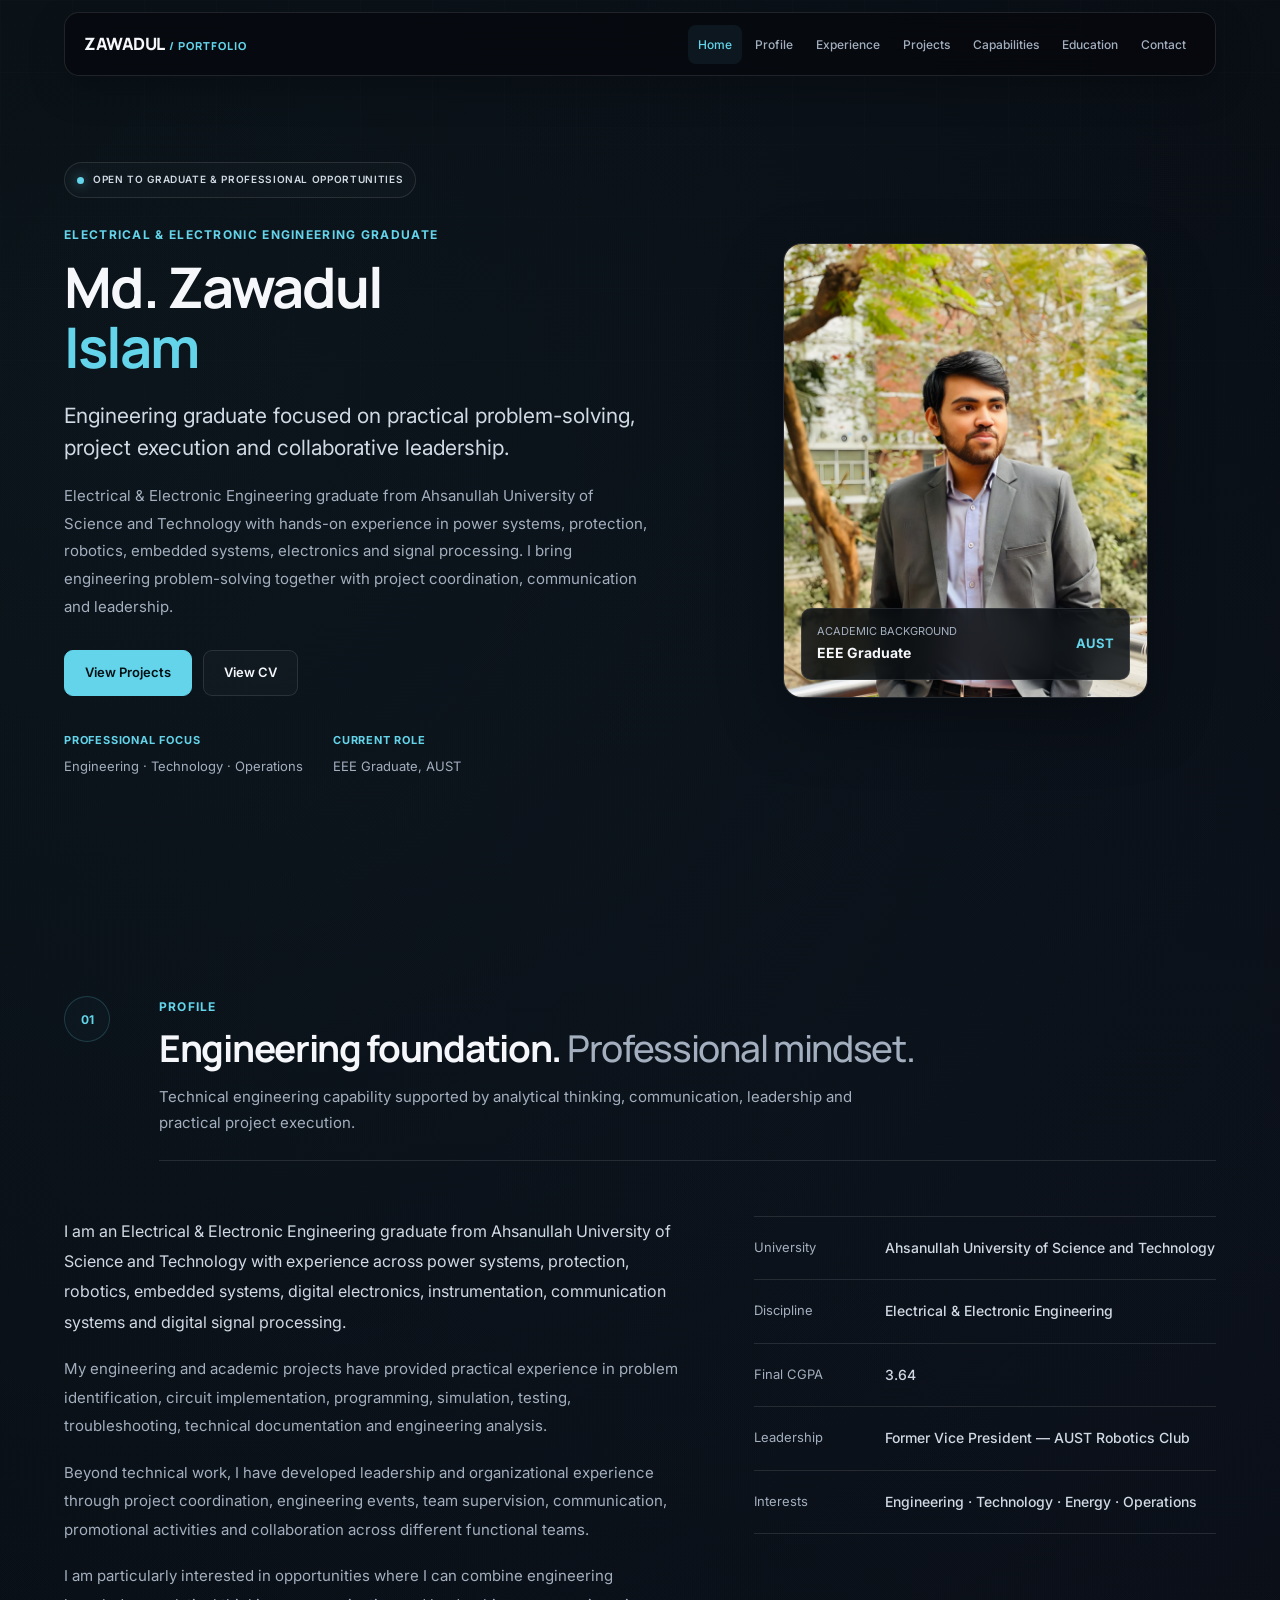
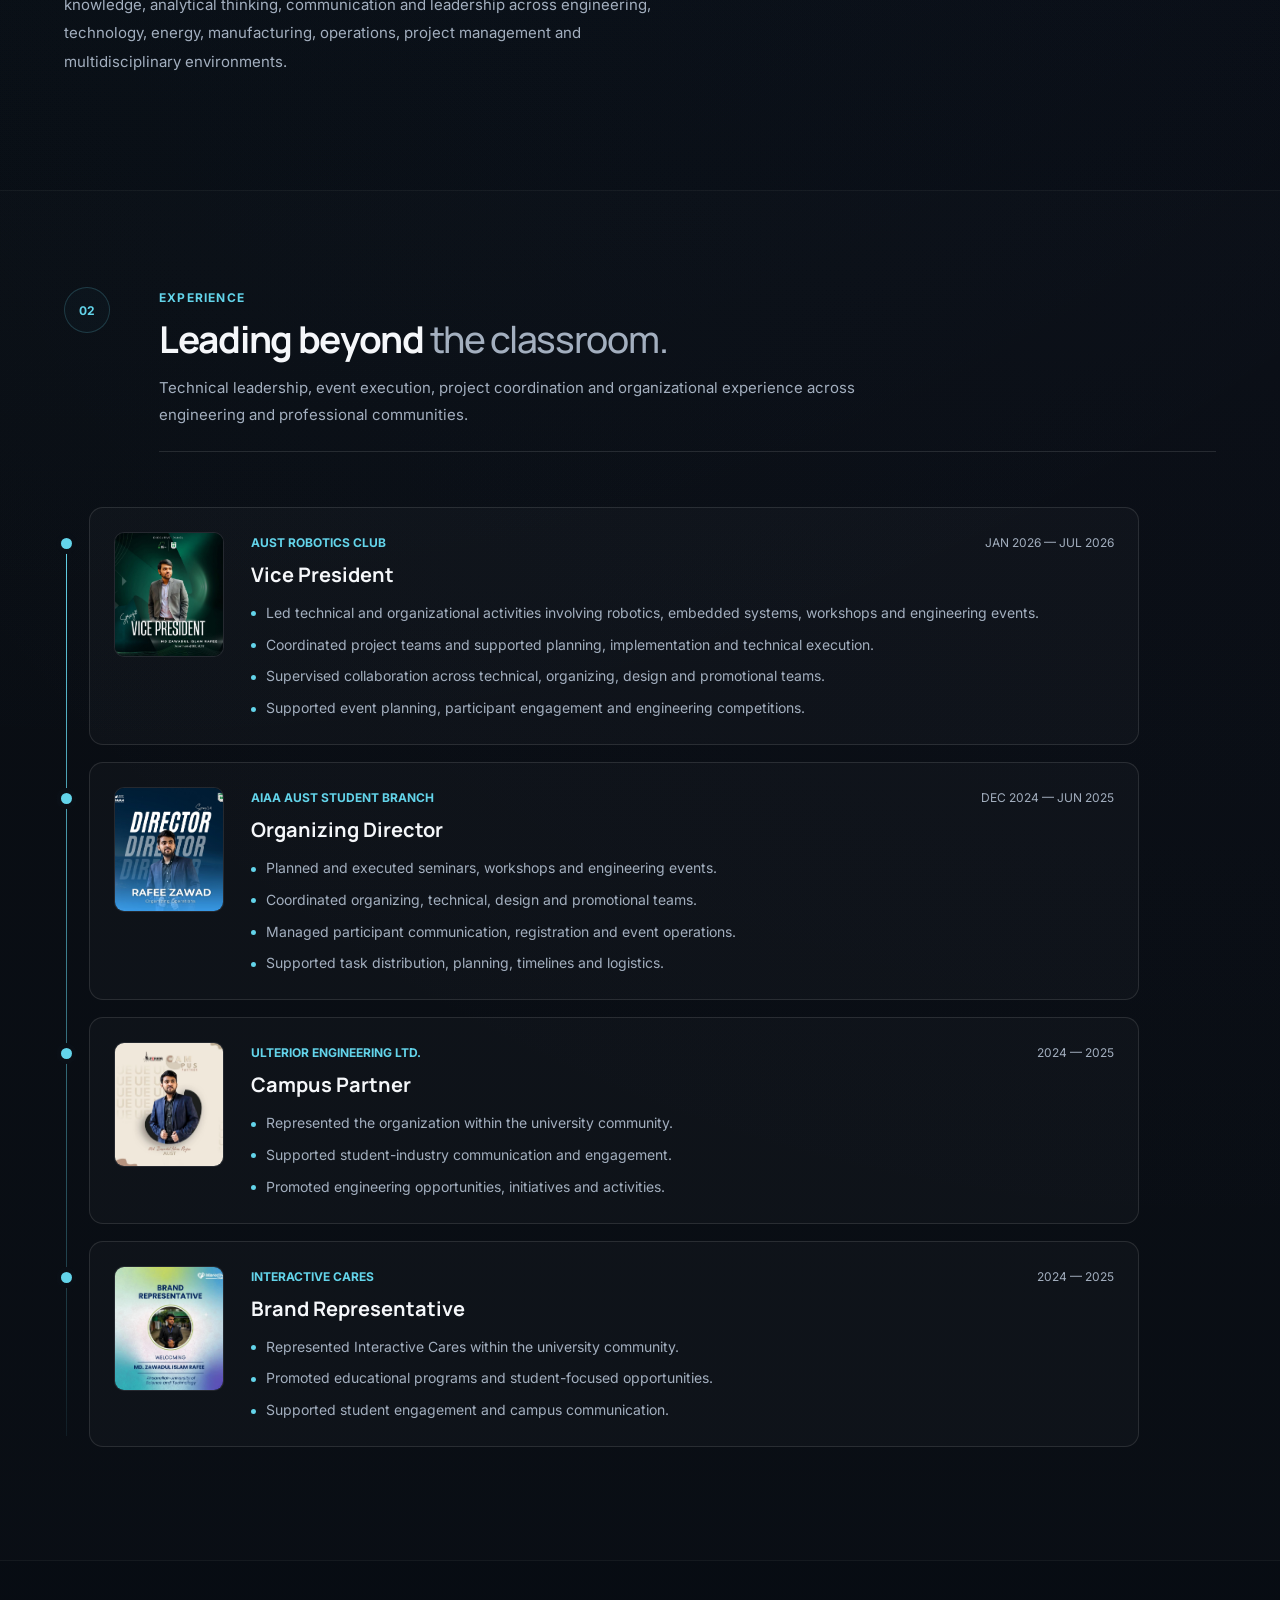
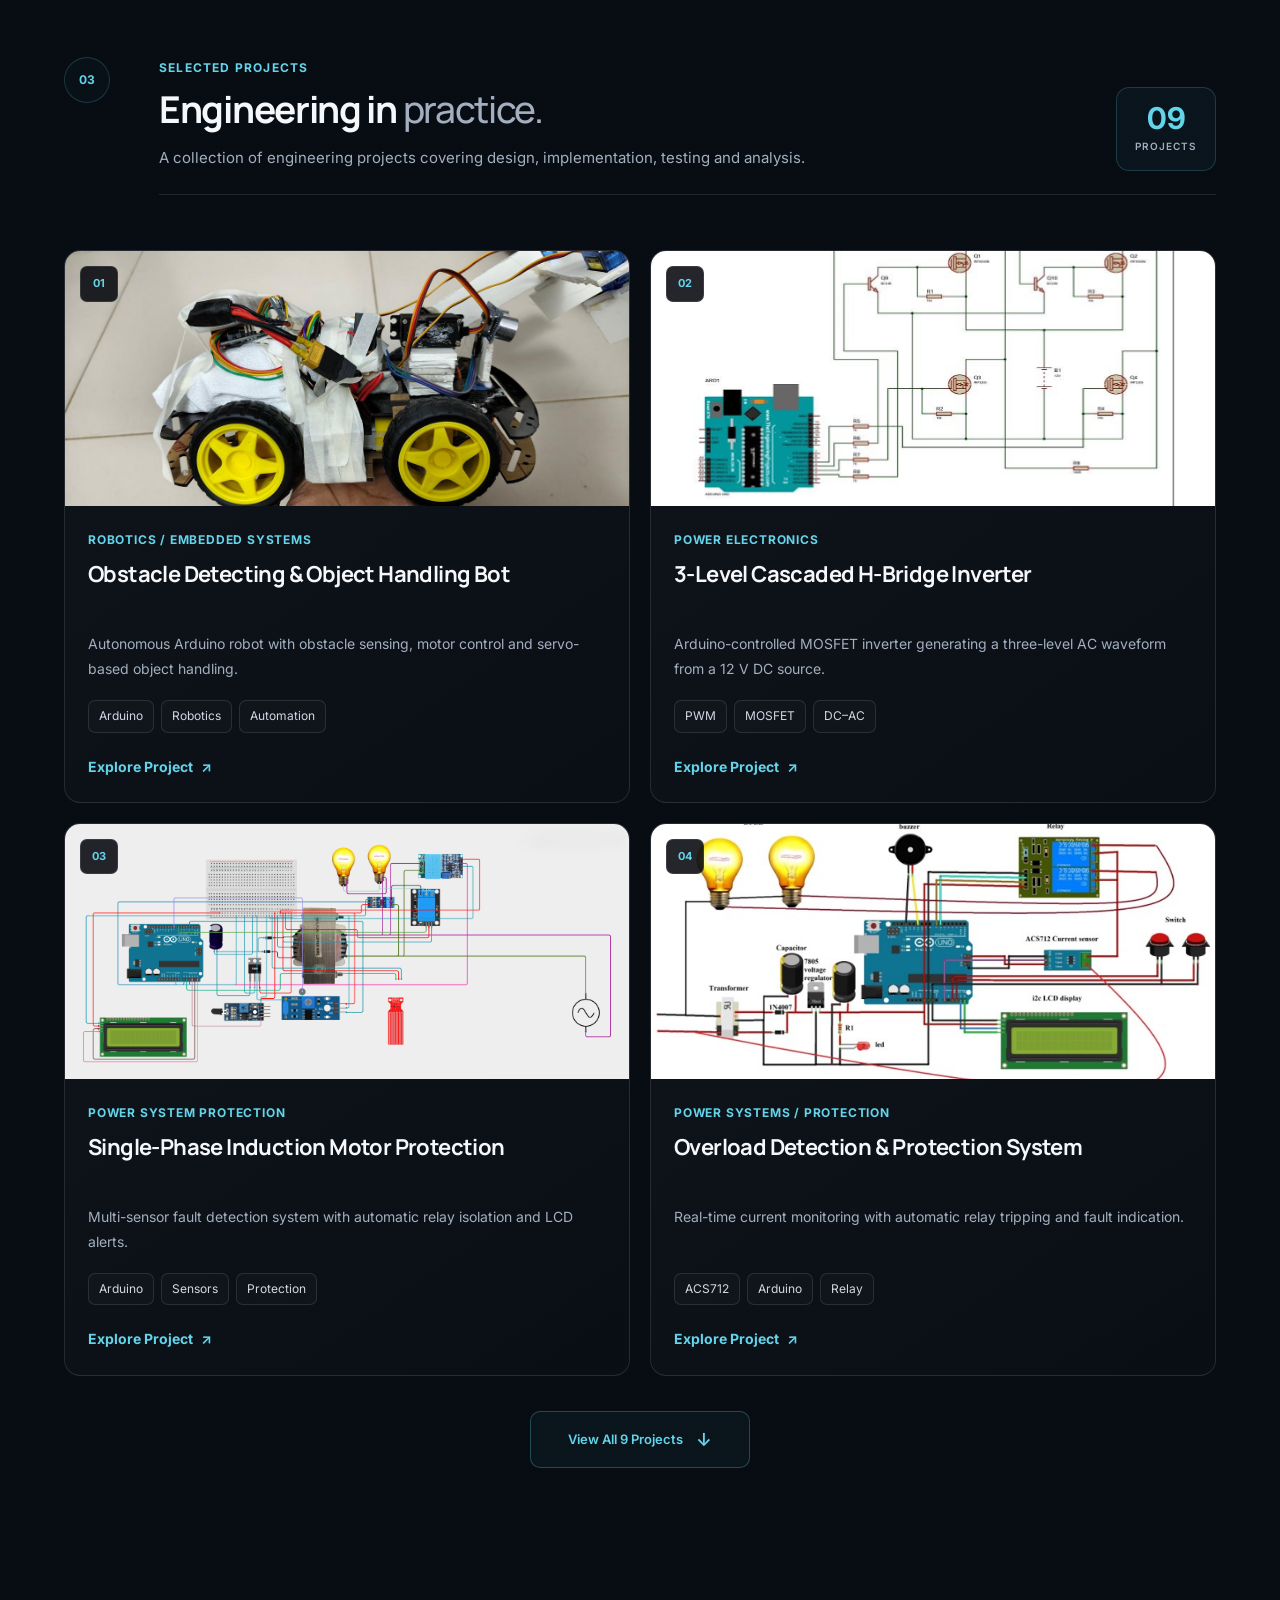
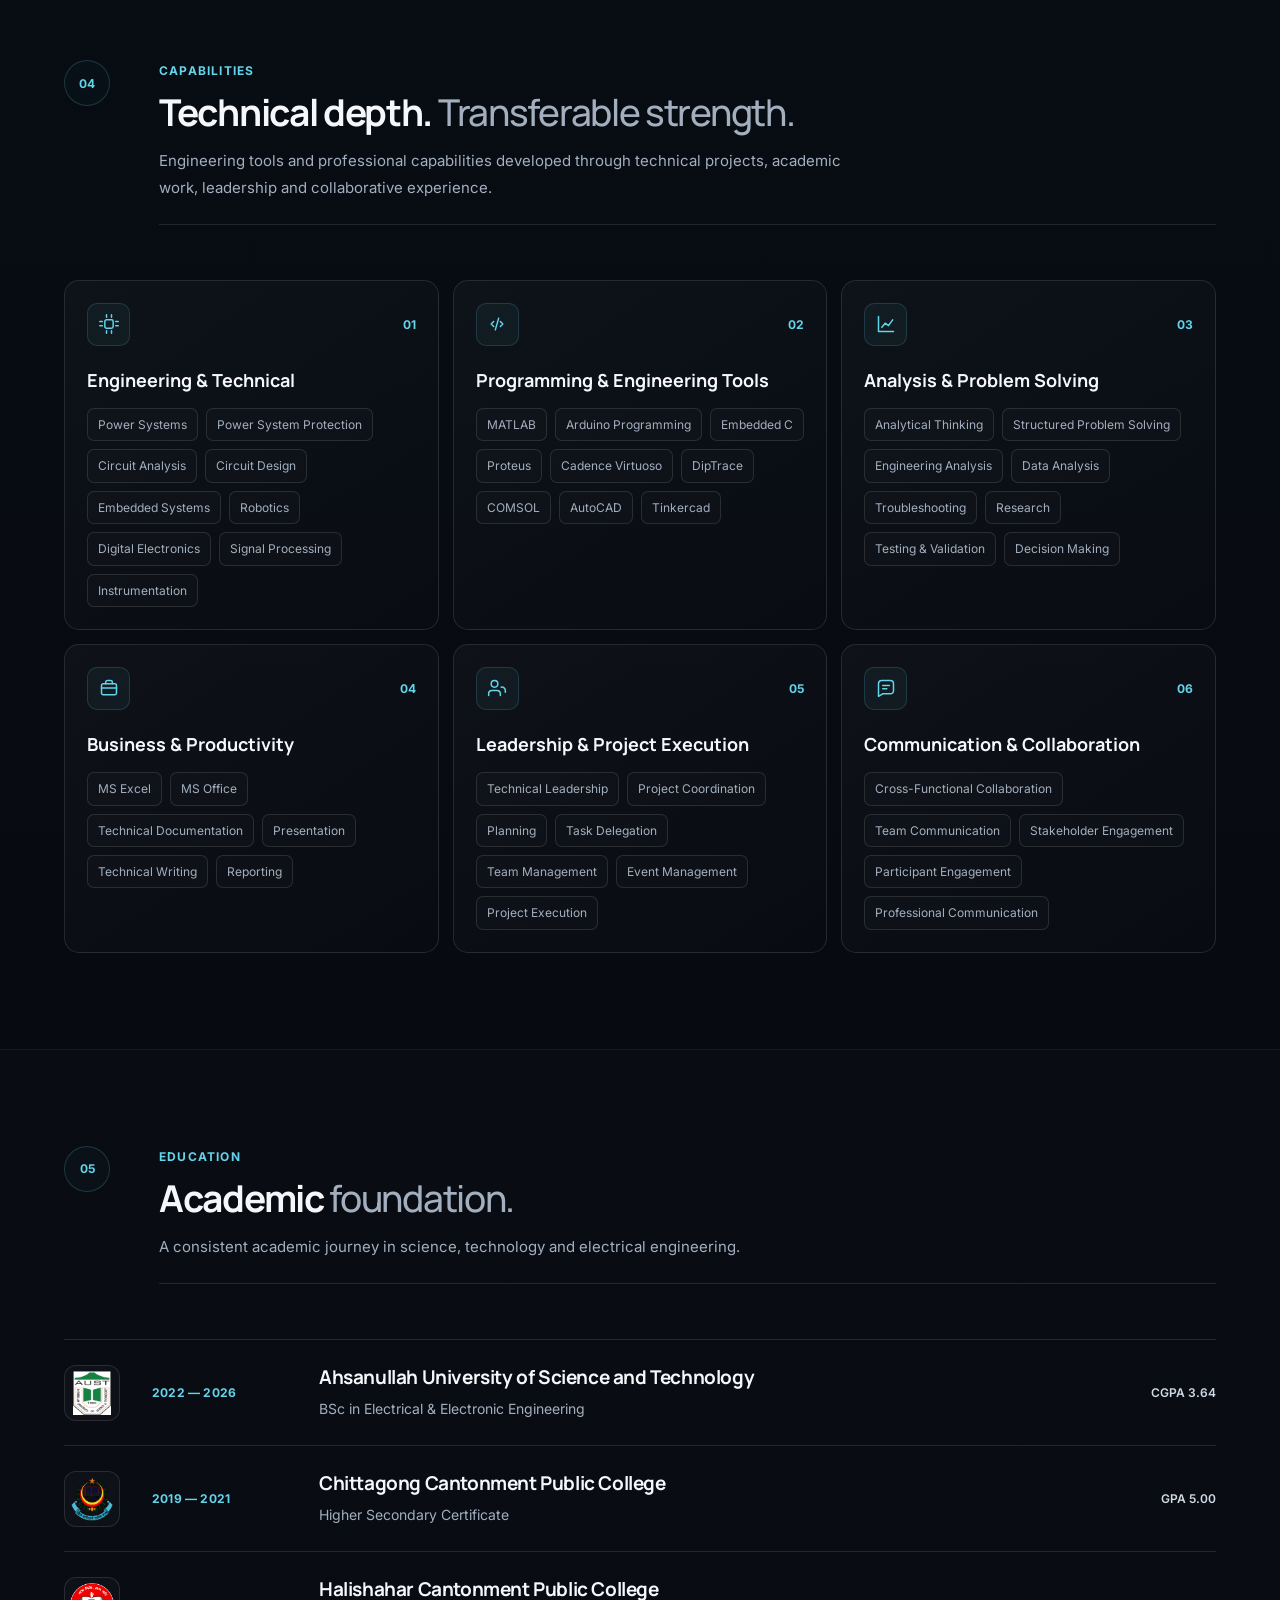
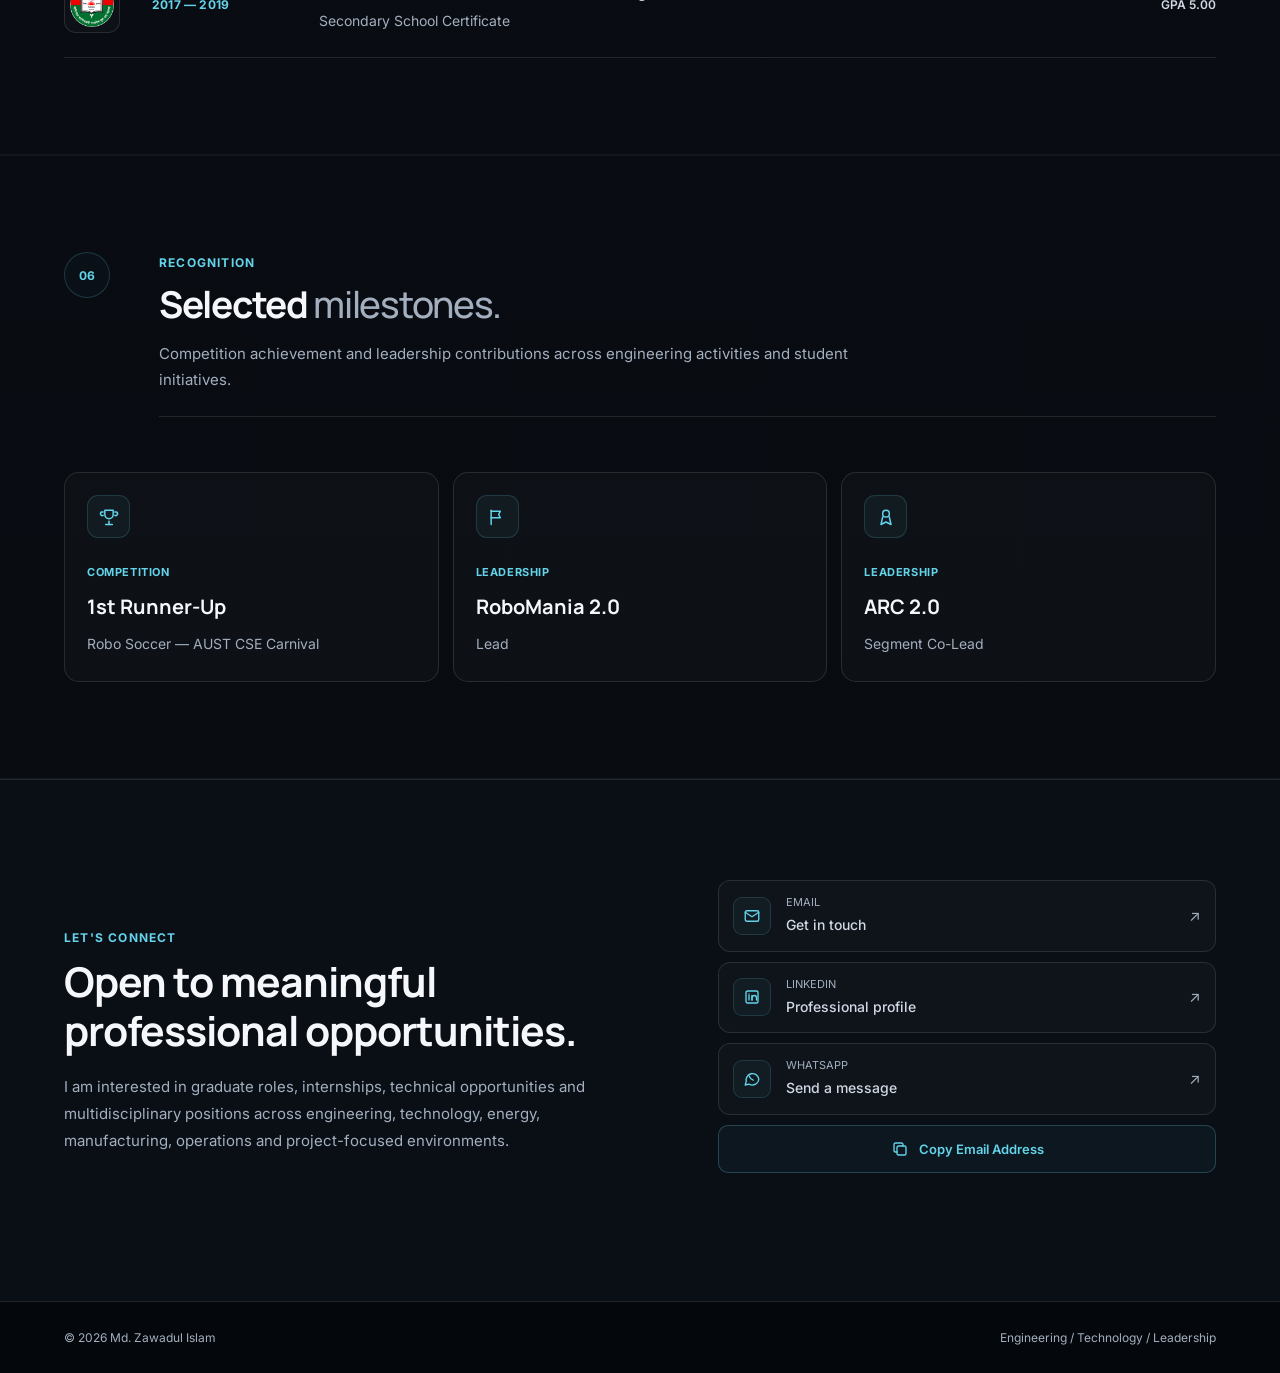
<file: index.html>
<!DOCTYPE html>
<html lang="en">
 <head>
  <meta charset="utf-8"/>
  <meta content="width=device-width, initial-scale=1.0" name="viewport"/>
  <title>
   Md. Zawadul Islam | Engineering Portfolio
  </title>
  <meta content="Portfolio of Md. Zawadul Islam, an Electrical and Electronic Engineering graduate with experience in engineering projects, robotics, power systems, embedded systems, signal processing, leadership and project coordination." name="description"/>
  <meta content="Md. Zawadul Islam | Engineering Portfolio" property="og:title"/>
  <meta content="Electrical &amp; Electronic Engineering portfolio featuring technical projects, leadership experience and multidisciplinary engineering work." property="og:description"/>
  <meta content="assets/images/portfolio-preview.jpg" property="og:image"/>
  <meta content="website" property="og:type"/>
  <link href="assets/images/favicon.png" rel="icon" type="image/png"/>
  <link href="style.css" rel="stylesheet"/>
 </head>
 <body>
  <!-- =========================
       NAVIGATION
  ========================== -->
  <header class="header">
   <nav class="navbar container">
    <a class="logo" href="#home">
     ZAWADUL
     <span>
      / PORTFOLIO
     </span>
    </a>
    <ul class="nav-links" id="navLinks">
     <li>
      <a href="#home">
       Home
      </a>
     </li>
     <li>
      <a href="#profile">
       Profile
      </a>
     </li>
     <li>
      <a href="#experience">
       Experience
      </a>
     </li>
     <li>
      <a href="#projects">
       Projects
      </a>
     </li>
     <li>
      <a href="#capabilities">
       Capabilities
      </a>
     </li>
     <li>
      <a href="#education">
       Education
      </a>
     </li>
     <li>
      <a href="#contact">
       Contact
      </a>
     </li>
    </ul>
    <button aria-controls="navLinks" aria-expanded="false" aria-label="Open navigation menu" class="menu-btn" id="menuBtn" type="button">
     ☰
    </button>
   </nav>
  </header>
  <main>
   <section class="hero" id="home">
    <div class="container hero-layout">
     <div class="hero-content">
      <div class="hero-status">
       <span class="status-dot">
       </span>
       OPEN TO GRADUATE &amp; PROFESSIONAL OPPORTUNITIES
      </div>
      <p class="hero-kicker">
       ELECTRICAL &amp; ELECTRONIC ENGINEERING GRADUATE
      </p>
      <h1>
       Md. Zawadul
       <span>
        Islam
       </span>
      </h1>
      <p class="hero-lead">
       Engineering graduate focused on practical problem-solving, project execution and collaborative leadership.
      </p>
      <p class="hero-copy">
       Electrical &amp; Electronic Engineering graduate from Ahsanullah University of Science and Technology with hands-on experience in power systems, protection, robotics, embedded systems, electronics and signal processing. I bring engineering problem-solving together with project coordination, communication and leadership.
      </p>
      <div class="hero-actions">
       <a class="button button-primary" href="#projects">
        View Projects
       </a>
       <a class="button button-secondary" href="assets/documents/Zawadul-Islam-CV-2026.pdf" rel="noopener noreferrer" target="_blank">
        View CV
       </a>
      </div>
      <div class="hero-meta">
       <div class="hero-meta-item">
        <span class="meta-label">
         PROFESSIONAL FOCUS
        </span>
        <span>
         Engineering &middot; Technology &middot; Operations
        </span>
       </div>
       <div class="hero-meta-item">
        <span class="meta-label">
         CURRENT ROLE
        </span>
        <span>
         EEE Graduate, AUST
        </span>
       </div>
      </div>
     </div>
     <div class="hero-portrait">
      <div class="portrait-frame">
       <img alt="Md. Zawadul Islam" src="assets/images/profile.jpg"/>
       <div class="portrait-overlay">
        <div>
         <small>
          ACADEMIC BACKGROUND
         </small>
         <strong>
          EEE Graduate
         </strong>
        </div>
        <span>
         AUST
        </span>
       </div>
      </div>
     </div>
    </div>
   </section>
   <section class="section" id="profile">
    <div class="container">
     <div class="section-intro">
      <div class="section-code">
       01
      </div>
      <div class="section-intro-main">
       <p class="section-eyebrow">
        PROFILE
       </p>
       <h2>
        Engineering foundation.
        <span>
         Professional mindset.
        </span>
       </h2>
       <p>
        Technical engineering capability supported by
              analytical thinking, communication, leadership
              and practical project execution.
       </p>
      </div>
     </div>
     <div class="profile-layout">
      <div class="profile-story">
       <p class="profile-opening">
        I am an Electrical &amp; Electronic Engineering graduate from Ahsanullah University of Science and Technology with experience across power systems, protection, robotics, embedded systems, digital electronics, instrumentation, communication systems and digital signal processing.
       </p>
       <p>
        My engineering and academic projects have provided
              practical experience in problem identification,
              circuit implementation, programming, simulation,
              testing, troubleshooting, technical documentation
              and engineering analysis.
       </p>
       <p>
        Beyond technical work, I have developed leadership and
              organizational experience through project coordination,
              engineering events, team supervision, communication,
              promotional activities and collaboration across
              different functional teams.
       </p>
       <p>
        I am particularly interested in opportunities where I can
              combine engineering knowledge, analytical thinking,
              communication and leadership across engineering,
              technology, energy, manufacturing, operations,
              project management and multidisciplinary environments.
       </p>
      </div>
      <aside class="profile-panel">
       <div class="profile-panel-row">
        <span>
         University
        </span>
        <strong>
         Ahsanullah University of Science and Technology
        </strong>
       </div>
       <div class="profile-panel-row">
        <span>
         Discipline
        </span>
        <strong>
         Electrical &amp; Electronic Engineering
        </strong>
       </div>
       <div class="profile-panel-row">
        <span>
         Final CGPA
        </span>
        <strong>
         3.64
        </strong>
       </div>
       <div class="profile-panel-row">
        <span>
         Leadership
        </span>
        <strong>
         Former Vice President &mdash; AUST Robotics Club
        </strong>
       </div>
       <div class="profile-panel-row">
        <span>
         Interests
        </span>
        <strong>
         Engineering &middot; Technology &middot; Energy &middot; Operations
        </strong>
       </div>
      </aside>
     </div>
    </div>
   </section>
   <section class="section section-soft" id="experience">
    <div class="container">
     <div class="section-intro">
      <div class="section-code">
       02
      </div>
      <div class="section-intro-main">
       <p class="section-eyebrow">
        EXPERIENCE
       </p>
       <h2>
        Leading beyond
        <span>
         the classroom.
        </span>
       </h2>
       <p>
        Technical leadership, event execution, project
              coordination and organizational experience across
              engineering and professional communities.
       </p>
      </div>
     </div>
     <div class="experience-grid">
      <article class="experience-item">
       <div class="experience-photo">
        <img alt="AUST Robotics Club" src="assets/experience/robotics-club.jpg"/>
       </div>
       <div class="experience-info">
        <div class="experience-top">
         <p>
          AUST ROBOTICS CLUB
         </p>
         <span>
          JAN 2026 &mdash; JUL 2026
         </span>
        </div>
        <h3>
         Vice President
        </h3>
        <ul>
         <li>
          Led technical and organizational activities involving robotics, embedded systems, workshops and engineering events.
         </li>
         <li>
          Coordinated project teams and supported planning, implementation and technical execution.
         </li>
         <li>
          Supervised collaboration across technical, organizing, design and promotional teams.
         </li>
         <li>
          Supported event planning, participant engagement and engineering competitions.
         </li>
        </ul>
       </div>
      </article>
      <article class="experience-item">
       <div class="experience-photo">
        <img alt="AIAA AUST Student Branch" src="assets/experience/aiaa.jpg"/>
       </div>
       <div class="experience-info">
        <div class="experience-top">
         <p>
          AIAA AUST STUDENT BRANCH
         </p>
         <span>
          DEC 2024 &mdash; JUN 2025
         </span>
        </div>
        <h3>
         Organizing Director
        </h3>
        <ul>
         <li>
          Planned and executed seminars, workshops
                  and engineering events.
         </li>
         <li>
          Coordinated organizing, technical,
                  design and promotional teams.
         </li>
         <li>
          Managed participant communication,
                  registration and event operations.
         </li>
         <li>
          Supported task distribution,
                  planning, timelines and logistics.
         </li>
        </ul>
       </div>
      </article>
      <article class="experience-item">
       <div class="experience-photo">
        <img alt="Ulterior Engineering Ltd." src="assets/experience/ulterior-engineering.jpg"/>
       </div>
       <div class="experience-info">
        <div class="experience-top">
         <p>
          ULTERIOR ENGINEERING LTD.
         </p>
         <span>
          2024 &mdash; 2025
         </span>
        </div>
        <h3>
         Campus Partner
        </h3>
        <ul>
         <li>
          Represented the organization within
                  the university community.
         </li>
         <li>
          Supported student-industry communication
                  and engagement.
         </li>
         <li>
          Promoted engineering opportunities,
                  initiatives and activities.
         </li>
        </ul>
       </div>
      </article>
      <article class="experience-item">
       <div class="experience-photo">
        <img alt="Interactive Cares" src="assets/experience/interactive-cares.jpg"/>
       </div>
       <div class="experience-info">
        <div class="experience-top">
         <p>
          INTERACTIVE CARES
         </p>
         <span>
          2024 &mdash; 2025
         </span>
        </div>
        <h3>
         Brand Representative
        </h3>
        <ul>
         <li>
          Represented Interactive Cares within
                  the university community.
         </li>
         <li>
          Promoted educational programs and
                  student-focused opportunities.
         </li>
         <li>
          Supported student engagement and
                  campus communication.
         </li>
        </ul>
       </div>
      </article>
     </div>
    </div>
   </section>
   <section class="section" id="projects">
    <div class="container">
     <div class="section-intro">
      <div class="section-code">
       03
      </div>
      <div class="section-intro-main">
       <p class="section-eyebrow">
        SELECTED PROJECTS
       </p>
       <div class="projects-heading-row">
        <div>
         <h2>
          Engineering in
          <span>
           practice.
          </span>
         </h2>
         <p>
          A collection of engineering projects covering
              design, implementation, testing and analysis.
         </p>
        </div>
        <div class="project-count">
         <strong>
          09
         </strong>
         <span>
          PROJECTS
         </span>
        </div>
       </div>
      </div>
     </div>
     <div class="featured-projects-grid" id="projectsGrid">
      <!-- PROJECT 01 -->
      <article class="featured-project-card">
       <div class="featured-project-image">
        <img alt="Obstacle Detecting and Object Handling Bot" loading="lazy" src="assets/projects/obstacle-bot/robot-front.jpg"/>
        <span class="featured-project-number">
         01
        </span>
       </div>
       <div class="featured-project-content">
        <p class="featured-project-category">
         ROBOTICS / EMBEDDED SYSTEMS
        </p>
        <h3>
         Obstacle Detecting &amp; Object Handling Bot
        </h3>
        <p>
         Autonomous Arduino robot with obstacle sensing,
            motor control and servo-based object handling.
        </p>
        <div class="featured-project-tags">
         <span>
          Arduino
         </span>
         <span>
          Robotics
         </span>
         <span>
          Automation
         </span>
        </div>
        <a href="projects/obstacle-handling-bot.html">
         Explore Project
         <span>
          &nearrow;
         </span>
        </a>
       </div>
      </article>
      <!-- PROJECT 02 -->
      <article class="featured-project-card">
       <div class="featured-project-image">
        <img alt="3-Level H-Bridge Inverter" loading="lazy" src="assets/projects/h-bridge-inverter/inverter-circuit.png"/>
        <span class="featured-project-number">
         02
        </span>
       </div>
       <div class="featured-project-content">
        <p class="featured-project-category">
         POWER ELECTRONICS
        </p>
        <h3>
         3-Level Cascaded H-Bridge Inverter
        </h3>
        <p>
         Arduino-controlled MOSFET inverter generating
            a three-level AC waveform from a 12 V DC source.
        </p>
        <div class="featured-project-tags">
         <span>
          PWM
         </span>
         <span>
          MOSFET
         </span>
         <span>
          DC&ndash;AC
         </span>
        </div>
        <a href="projects/3-level-h-bridge-inverter.html">
         Explore Project
         <span>
          &nearrow;
         </span>
        </a>
       </div>
      </article>
      <!-- PROJECT 03 -->
      <article class="featured-project-card">
       <div class="featured-project-image">
        <img alt="Induction Motor Protection System" loading="lazy" src="assets/projects/induction-motor-protection/motor-circuit.png"/>
        <span class="featured-project-number">
         03
        </span>
       </div>
       <div class="featured-project-content">
        <p class="featured-project-category">
         POWER SYSTEM PROTECTION
        </p>
        <h3>
         Single-Phase Induction Motor Protection
        </h3>
        <p>
         Multi-sensor fault detection system with
            automatic relay isolation and LCD alerts.
        </p>
        <div class="featured-project-tags">
         <span>
          Arduino
         </span>
         <span>
          Sensors
         </span>
         <span>
          Protection
         </span>
        </div>
        <a href="projects/induction-motor-protection.html">
         Explore Project
         <span>
          &nearrow;
         </span>
        </a>
       </div>
      </article>
      <!-- PROJECT 04 -->
      <article class="featured-project-card">
       <div class="featured-project-image">
        <img alt="Overload Protection System" loading="lazy" src="assets/projects/overload-protection/overload-hardware.jpg"/>
        <span class="featured-project-number">
         04
        </span>
       </div>
       <div class="featured-project-content">
        <p class="featured-project-category">
         POWER SYSTEMS / PROTECTION
        </p>
        <h3>
         Overload Detection &amp; Protection System
        </h3>
        <p>
         Real-time current monitoring with automatic
            relay tripping and fault indication.
        </p>
        <div class="featured-project-tags">
         <span>
          ACS712
         </span>
         <span>
          Arduino
         </span>
         <span>
          Relay
         </span>
        </div>
        <a href="projects/overload-protection.html">
         Explore Project
         <span>
          &nearrow;
         </span>
        </a>
       </div>
      </article>
      <!-- HIDDEN PROJECT 05 -->
      <article class="featured-project-card extra-project" hidden="">
       <div class="featured-project-image">
        <img alt="AM Receiver Hardware" loading="lazy" src="assets/projects/am-receiver/am-receiver-hardware.jpg"/>
        <span class="featured-project-number">
         05
        </span>
       </div>
       <div class="featured-project-content">
        <p class="featured-project-category">
         COMMUNICATION ENGINEERING
        </p>
        <h3>
         AM Receiver Design &amp; Implementation
        </h3>
        <p>
         Analog receiver using LC tuning, diode detection,
            transistor amplification and LM386 audio output.
        </p>
        <div class="featured-project-tags">
         <span>
          LC Tuning
         </span>
         <span>
          LM386
         </span>
         <span>
          Analog
         </span>
        </div>
        <a href="projects/am-receiver.html">
         Explore Project
         <span>
          &nearrow;
         </span>
        </a>
       </div>
      </article>
      <!-- HIDDEN PROJECT 06 -->
      <article class="featured-project-card extra-project" hidden="">
       <div class="featured-project-image">
        <img alt="Digital Voting System Hardware" loading="lazy" src="assets/projects/digital-voting/voting-hardware.jpg"/>
        <span class="featured-project-number">
         06
        </span>
       </div>
       <div class="featured-project-content">
        <p class="featured-project-category">
         DIGITAL ELECTRONICS
        </p>
        <h3>
         Digital Voting System
        </h3>
        <p>
         Sequential-logic voting system with digital counters,
            seven-segment displays and vote comparison.
        </p>
        <div class="featured-project-tags">
         <span>
          74LS90
         </span>
         <span>
          Logic
         </span>
         <span>
          Display
         </span>
        </div>
        <a href="projects/digital-voting-system.html">
         Explore Project
         <span>
          &nearrow;
         </span>
        </a>
       </div>
      </article>
      <!-- HIDDEN PROJECT 07 -->
      <article class="featured-project-card extra-project" hidden="">
       <div class="featured-project-image">
        <img alt="AR Frequency Estimation Results" loading="lazy" src="assets/projects/ar-frequency/pic2.png"/>
        <span class="featured-project-number">
         07
        </span>
       </div>
       <div class="featured-project-content">
        <p class="featured-project-category">
         MATLAB / SIGNAL PROCESSING
        </p>
        <h3>
         AR Frequency Estimation of Voice Signal
        </h3>
        <p>
         MATLAB-based frequency estimation using Burg,
            Yule-Walker and Levinson-Durbin methods.
        </p>
        <div class="featured-project-tags">
         <span>
          MATLAB
         </span>
         <span>
          DSP
         </span>
         <span>
          Analysis
         </span>
        </div>
        <a href="projects/ar-frequency-estimation.html">
         Explore Project
         <span>
          &nearrow;
         </span>
        </a>
       </div>
      </article>
      <!-- HIDDEN PROJECT 08 -->
      <article class="featured-project-card extra-project" hidden="">
       <div class="featured-project-image">
        <img alt="FSR Force Measurement System" loading="lazy" src="assets/projects/fsr-force/fsr-hardware.jpg"/>
        <span class="featured-project-number">
         08
        </span>
       </div>
       <div class="featured-project-content">
        <p class="featured-project-category">
         INSTRUMENTATION
        </p>
        <h3>
         Applied Force Measurement Using FSR
        </h3>
        <p>
         Force-sensitive resistor measurement with
            analog signal conditioning and LED indication.
        </p>
        <div class="featured-project-tags">
         <span>
          FSR
         </span>
         <span>
          LM3914
         </span>
         <span>
          Sensors
         </span>
        </div>
        <a href="projects/fsr-force-measurement.html">
         Explore Project
         <span>
          &nearrow;
         </span>
        </a>
       </div>
      </article>
      <!-- HIDDEN PROJECT 09 -->
      <article class="featured-project-card extra-project" hidden="">
       <div class="featured-project-image">
        <img alt="MATLAB Mole Game" loading="lazy" src="assets/projects/mole-game/mole-game-screen-1.png"/>
        <span class="featured-project-number">
         09
        </span>
       </div>
       <div class="featured-project-content">
        <p class="featured-project-category">
         MATLAB / PROGRAMMING
        </p>
        <h3>
         Mole Game &mdash; MATLAB Application
        </h3>
        <p>
         Interactive MATLAB application featuring
            randomized targets, scoring and event handling.
        </p>
        <div class="featured-project-tags">
         <span>
          MATLAB
         </span>
         <span>
          GUI
         </span>
         <span>
          Programming
         </span>
        </div>
        <a href="projects/mole-game.html">
         Explore Project
         <span>
          &nearrow;
         </span>
        </a>
       </div>
      </article>
     </div>
     <!-- VIEW ALL BUTTON -->
     <div class="projects-more-wrap">
      <button aria-controls="projectsGrid" aria-expanded="false" class="projects-more-button" id="toggleProjects" type="button">
       <span class="projects-more-label">
        View All 9 Projects
       </span>
       <span aria-hidden="true" class="projects-more-arrow">
        &darr;
       </span>
      </button>
     </div>
    </div>
   </section>
   <section class="section" id="capabilities">
    <div class="container">
     <div class="section-intro">
      <div class="section-code">
       04
      </div>
      <div class="section-intro-main">
       <p class="section-eyebrow">
        CAPABILITIES
       </p>
       <h2>
        Technical depth.
        <span>
         Transferable strength.
        </span>
       </h2>
       <p>
        Engineering tools and professional capabilities
              developed through technical projects, academic work,
              leadership and collaborative experience.
       </p>
      </div>
     </div>
     <div class="capability-grid">
      <article class="capability-card">
       <div class="capability-top">
        <span class="capability-icon">
         <svg fill="none" stroke="currentColor" stroke-linecap="round" stroke-linejoin="round" stroke-width="1.8" viewbox="0 0 24 24">
          <rect height="10" rx="2" width="10" x="7" y="7">
          </rect>
          <path d="M9 1v3">
          </path>
          <path d="M15 1v3">
          </path>
          <path d="M9 20v3">
          </path>
          <path d="M15 20v3">
          </path>
          <path d="M20 9h3">
          </path>
          <path d="M20 14h3">
          </path>
          <path d="M1 9h3">
          </path>
          <path d="M1 14h3">
          </path>
         </svg>
        </span>
        <span class="capability-number">
         01
        </span>
       </div>
       <h3>
        Engineering &amp; Technical
       </h3>
       <div class="capability-list">
        <span>
         Power Systems
        </span>
        <span>
         Power System Protection
        </span>
        <span>
         Circuit Analysis
        </span>
        <span>
         Circuit Design
        </span>
        <span>
         Embedded Systems
        </span>
        <span>
         Robotics
        </span>
        <span>
         Digital Electronics
        </span>
        <span>
         Signal Processing
        </span>
        <span>
         Instrumentation
        </span>
       </div>
      </article>
      <article class="capability-card">
       <div class="capability-top">
        <span class="capability-icon">
         <svg fill="none" stroke="currentColor" stroke-linecap="round" stroke-linejoin="round" stroke-width="1.8" viewbox="0 0 24 24">
          <path d="m8 9-3 3 3 3">
          </path>
          <path d="m16 9 3 3-3 3">
          </path>
          <path d="m14 5-4 14">
          </path>
         </svg>
        </span>
        <span class="capability-number">
         02
        </span>
       </div>
       <h3>
        Programming &amp; Engineering Tools
       </h3>
       <div class="capability-list">
        <span>
         MATLAB
        </span>
        <span>
         Arduino Programming
        </span>
        <span>
         Embedded C
        </span>
        <span>
         Proteus
        </span>
        <span>
         Cadence Virtuoso
        </span>
        <span>
         DipTrace
        </span>
        <span>
         COMSOL
        </span>
        <span>
         AutoCAD
        </span>
        <span>
         Tinkercad
        </span>
       </div>
      </article>
      <article class="capability-card">
       <div class="capability-top">
        <span class="capability-icon">
         <svg fill="none" stroke="currentColor" stroke-linecap="round" stroke-linejoin="round" stroke-width="1.8" viewbox="0 0 24 24">
          <path d="M3 3v18h18">
          </path>
          <path d="m7 16 4-5 4 3 5-7">
          </path>
         </svg>
        </span>
        <span class="capability-number">
         03
        </span>
       </div>
       <h3>
        Analysis &amp; Problem Solving
       </h3>
       <div class="capability-list">
        <span>
         Analytical Thinking
        </span>
        <span>
         Structured Problem Solving
        </span>
        <span>
         Engineering Analysis
        </span>
        <span>
         Data Analysis
        </span>
        <span>
         Troubleshooting
        </span>
        <span>
         Research
        </span>
        <span>
         Testing &amp; Validation
        </span>
        <span>
         Decision Making
        </span>
       </div>
      </article>
      <article class="capability-card">
       <div class="capability-top">
        <span class="capability-icon">
         <svg fill="none" stroke="currentColor" stroke-linecap="round" stroke-linejoin="round" stroke-width="1.8" viewbox="0 0 24 24">
          <rect height="13" rx="2" width="18" x="3" y="7">
          </rect>
          <path d="M8 7V5a2 2 0 0 1 2-2h4a2 2 0 0 1 2 2v2">
          </path>
          <path d="M3 12h18">
          </path>
         </svg>
        </span>
        <span class="capability-number">
         04
        </span>
       </div>
       <h3>
        Business &amp; Productivity
       </h3>
       <div class="capability-list">
        <span>
         MS Excel
        </span>
        <span>
         MS Office
        </span>
        <span>
         Technical Documentation
        </span>
        <span>
         Presentation
        </span>
        <span>
         Technical Writing
        </span>
        <span>
         Reporting
        </span>
       </div>
      </article>
      <article class="capability-card">
       <div class="capability-top">
        <span class="capability-icon">
         <svg fill="none" stroke="currentColor" stroke-linecap="round" stroke-linejoin="round" stroke-width="1.8" viewbox="0 0 24 24">
          <circle cx="9" cy="7" r="4">
          </circle>
          <path d="M2 21v-2a4 4 0 0 1 4-4h6a4 4 0 0 1 4 4v2">
          </path>
          <path d="M17 11a4 4 0 0 1 5 4v2">
          </path>
         </svg>
        </span>
        <span class="capability-number">
         05
        </span>
       </div>
       <h3>
        Leadership &amp; Project Execution
       </h3>
       <div class="capability-list">
        <span>
         Technical Leadership
        </span>
        <span>
         Project Coordination
        </span>
        <span>
         Planning
        </span>
        <span>
         Task Delegation
        </span>
        <span>
         Team Management
        </span>
        <span>
         Event Management
        </span>
        <span>
         Project Execution
        </span>
       </div>
      </article>
      <article class="capability-card">
       <div class="capability-top">
        <span class="capability-icon">
         <svg fill="none" stroke="currentColor" stroke-linecap="round" stroke-linejoin="round" stroke-width="1.8" viewbox="0 0 24 24">
          <path d="M21 15a4 4 0 0 1-4 4H8l-5 3V7a4 4 0 0 1 4-4h10a4 4 0 0 1 4 4z">
          </path>
          <path d="M8 9h8">
          </path>
          <path d="M8 13h5">
          </path>
         </svg>
        </span>
        <span class="capability-number">
         06
        </span>
       </div>
       <h3>
        Communication &amp; Collaboration
       </h3>
       <div class="capability-list">
        <span>
         Cross-Functional Collaboration
        </span>
        <span>
         Team Communication
        </span>
        <span>
         Stakeholder Engagement
        </span>
        <span>
         Participant Engagement
        </span>
        <span>
         Professional Communication
        </span>
       </div>
      </article>
     </div>
    </div>
   </section>
   <section class="section section-soft" id="education">
    <div class="container">
     <div class="section-intro">
      <div class="section-code">
       05
      </div>
      <div class="section-intro-main">
       <p class="section-eyebrow">
        EDUCATION
       </p>
       <h2>
        Academic
        <span>
         foundation.
        </span>
       </h2>
       <p>
        A consistent academic journey in science,
          technology and electrical engineering.
       </p>
      </div>
     </div>
     <div class="education-list">
      <!-- AUST -->
      <article class="education-item">
       <div class="education-logo">
        <img alt="Ahsanullah University of Science and Technology logo" src="assets/education/aust-logo.png"/>
       </div>
       <div class="education-year">
        2022 &mdash; 2026
       </div>
       <div class="education-detail">
        <h3>
         Ahsanullah University of Science and Technology
        </h3>
        <p>
         BSc in Electrical &amp; Electronic Engineering
        </p>
       </div>
       <div class="education-result">
        CGPA 3.64
       </div>
      </article>
      <!-- CCPC -->
      <article class="education-item">
       <div class="education-logo">
        <img alt="Chittagong Cantonment Public College logo" src="assets/education/ccpc-logo.png"/>
       </div>
       <div class="education-year">
        2019 &mdash; 2021
       </div>
       <div class="education-detail">
        <h3>
         Chittagong Cantonment Public College
        </h3>
        <p>
         Higher Secondary Certificate
        </p>
       </div>
       <div class="education-result">
        GPA 5.00
       </div>
      </article>
      <!-- HCPC -->
      <article class="education-item">
       <div class="education-logo">
        <img alt="Halishahar Cantonment Public College logo" src="assets/education/hcpc-logo.png"/>
       </div>
       <div class="education-year">
        2017 &mdash; 2019
       </div>
       <div class="education-detail">
        <h3>
         Halishahar Cantonment Public College
        </h3>
        <p>
         Secondary School Certificate
        </p>
       </div>
       <div class="education-result">
        GPA 5.00
       </div>
      </article>
     </div>
    </div>
   </section>
   <section class="section section-soft" id="recognition">
    <div class="container">
     <div class="section-intro">
      <div class="section-code">
       06
      </div>
      <div class="section-intro-main">
       <p class="section-eyebrow">
        RECOGNITION
       </p>
       <h2>
        Selected
        <span>
         milestones.
        </span>
       </h2>
       <p>
        Competition achievement and leadership contributions
              across engineering activities and student initiatives.
       </p>
      </div>
     </div>
     <div class="recognition-grid">
      <article class="recognition-card">
       <span class="recognition-icon">
        <svg fill="none" stroke="currentColor" stroke-linecap="round" stroke-linejoin="round" stroke-width="1.8" viewbox="0 0 24 24">
         <path d="M8 21h8">
         </path>
         <path d="M12 17v4">
         </path>
         <path d="M7 4h10v5a5 5 0 0 1-10 0V4z">
         </path>
         <path d="M5 6H3a2 2 0 0 0 2 4">
         </path>
         <path d="M19 6h2a2 2 0 0 1-2 4">
         </path>
        </svg>
       </span>
       <p>
        COMPETITION
       </p>
       <h3>
        1st Runner-Up
       </h3>
       <span class="recognition-description">
        Robo Soccer &mdash; AUST CSE Carnival
       </span>
      </article>
      <article class="recognition-card">
       <span class="recognition-icon">
        <svg fill="none" stroke="currentColor" stroke-linecap="round" stroke-linejoin="round" stroke-width="1.8" viewbox="0 0 24 24">
         <path d="M5 21V4">
         </path>
         <path d="M5 5h11l-2 4 2 4H5">
         </path>
        </svg>
       </span>
       <p>
        LEADERSHIP
       </p>
       <h3>
        RoboMania 2.0
       </h3>
       <span class="recognition-description">
        Lead
       </span>
      </article>
      <article class="recognition-card">
       <span class="recognition-icon">
        <svg fill="none" stroke="currentColor" stroke-linecap="round" stroke-linejoin="round" stroke-width="1.8" viewbox="0 0 24 24">
         <circle cx="12" cy="8" r="4">
         </circle>
         <path d="M8 12l-2 9 6-3 6 3-2-9">
         </path>
        </svg>
       </span>
       <p>
        LEADERSHIP
       </p>
       <h3>
        ARC 2.0
       </h3>
       <span class="recognition-description">
        Segment Co-Lead
       </span>
      </article>
     </div>
    </div>
   </section>
   <section class="contact-section" id="contact">
    <div class="container contact-layout">
     <div class="contact-copy">
      <p class="section-eyebrow">
       LET'S CONNECT
      </p>
      <h2>
       Open to meaningful
            professional opportunities.
      </h2>
      <p>
       I am interested in graduate roles, internships,
            technical opportunities and multidisciplinary positions
            across engineering, technology, energy, manufacturing,
            operations and project-focused environments.
      </p>
     </div>
     <div class="contact-actions">
      <a class="contact-card" href="mailto:rafee7zawad1@gmail.com">
       <span class="contact-icon">
        <svg fill="none" stroke="currentColor" stroke-linecap="round" stroke-linejoin="round" stroke-width="1.8" viewbox="0 0 24 24">
         <rect height="14" rx="2" width="18" x="3" y="5">
         </rect>
         <path d="m3 7 9 6 9-6">
         </path>
        </svg>
       </span>
       <div>
        <small>
         EMAIL
        </small>
        <strong>
         Get in touch
        </strong>
       </div>
       <span class="contact-arrow">
        &nearrow;
       </span>
      </a>
      <a class="contact-card" href="https://www.linkedin.com/in/md-zawadul-islam-rafee-94316b234/" rel="noopener noreferrer" target="_blank">
       <span class="contact-icon">
        <svg fill="none" stroke="currentColor" stroke-linecap="round" stroke-linejoin="round" stroke-width="1.8" viewbox="0 0 24 24">
         <rect height="16" rx="2" width="16" x="4" y="4">
         </rect>
         <path d="M8 10v6">
         </path>
         <path d="M8 8h.01">
         </path>
         <path d="M12 16v-3a3 3 0 0 1 6 0v3">
         </path>
         <path d="M12 10v6">
         </path>
        </svg>
       </span>
       <div>
        <small>
         LINKEDIN
        </small>
        <strong>
         Professional profile
        </strong>
       </div>
       <span class="contact-arrow">
        &nearrow;
       </span>
      </a>
      <a class="contact-card" href="https://wa.me/8801521777640" rel="noopener noreferrer" target="_blank">
       <span class="contact-icon">
        <svg fill="none" stroke="currentColor" stroke-linecap="round" stroke-linejoin="round" stroke-width="1.8" viewbox="0 0 24 24">
         <path d="M21 11.5a8.5 8.5 0 0 1-12.9 7.3L3 20l1.3-4.8A8.5 8.5 0 1 1 21 11.5z">
         </path>
         <path d="M8.6 8.4c.4 2 3 4.6 5 5">
         </path>
        </svg>
       </span>
       <div>
        <small>
         WHATSAPP
        </small>
        <strong>
         Send a message
        </strong>
       </div>
       <span class="contact-arrow">
        &nearrow;
       </span>
      </a>
      <button aria-label="Copy email address" class="copy-email-btn" data-email="rafee7zawad1@gmail.com" id="copyEmailBtn" type="button">
       <svg aria-hidden="true" fill="none" height="18" stroke="currentColor" stroke-linecap="round" stroke-linejoin="round" stroke-width="1.8" viewbox="0 0 24 24" width="18">
        <rect height="12" rx="2" width="12" x="8" y="8">
        </rect>
        <path d="M16 8V6a2 2 0 0 0-2-2H6a2 2 0 0 0-2 2v8a2 2 0 0 0 2 2h2">
        </path>
       </svg>
       <span>
        Copy Email Address
       </span>
      </button>
      <p aria-live="polite" class="copy-email-status" id="copyEmailStatus" role="status">
      </p>
     </div>
    </div>
   </section>
  </main>
  <!-- =========================
       FOOTER
  ========================== -->
  <footer class="footer">
   <div class="container footer-layout">
    <p>
     &copy; 2026 Md. Zawadul Islam
    </p>
    <p>
     Engineering / Technology / Leadership
    </p>
   </div>
  </footer>
  <div aria-hidden="true" aria-label="Project image preview" aria-modal="true" class="image-lightbox" hidden="" id="imageLightbox" role="dialog">
   <button aria-label="Close image preview" class="lightbox-close" id="lightboxClose" type="button">
    &times;
   </button>
   <img alt="Expanded project preview" id="lightboxImage"/>
   <p id="lightboxCaption">
   </p>
  </div>
  <button aria-label="Back to top" class="back-to-top" id="backToTop" type="button">
   &uarr;
  </button>
  <script src="script.js">
  </script>
 </body>
</html>
</file>
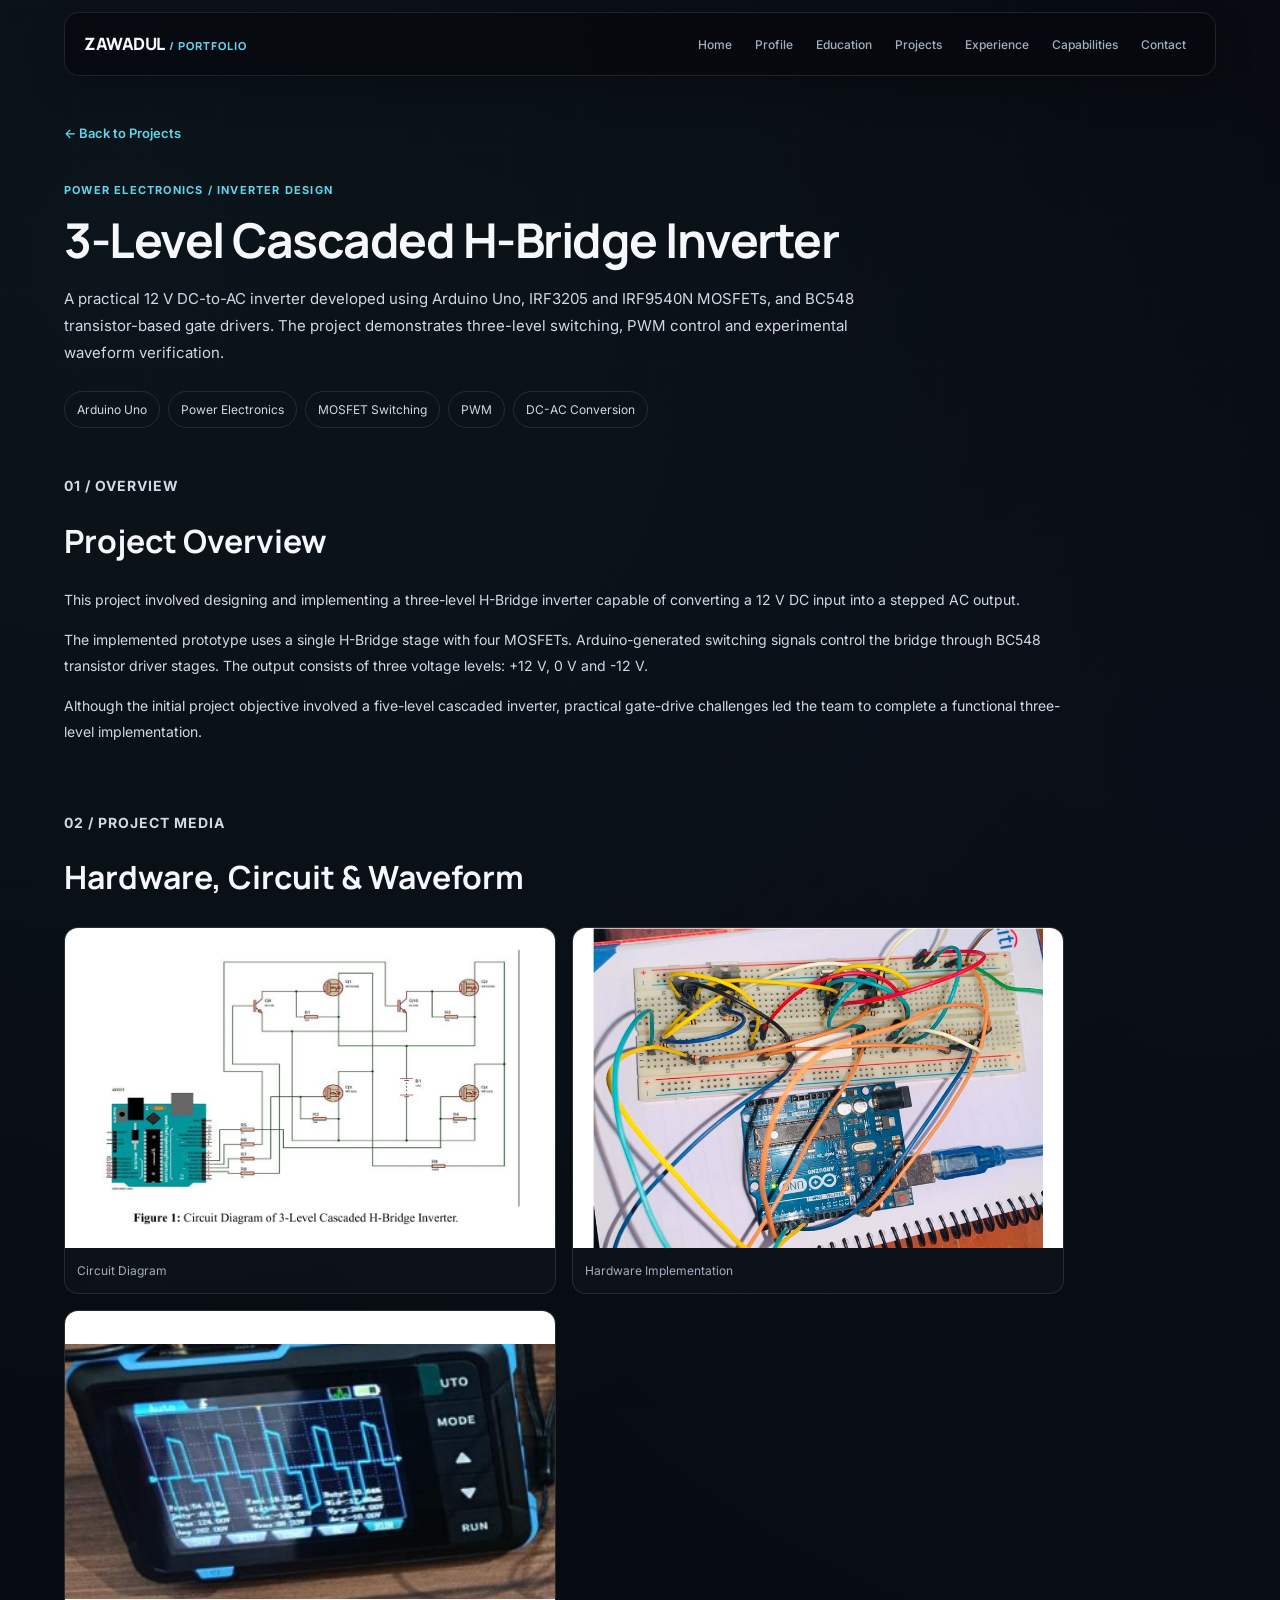
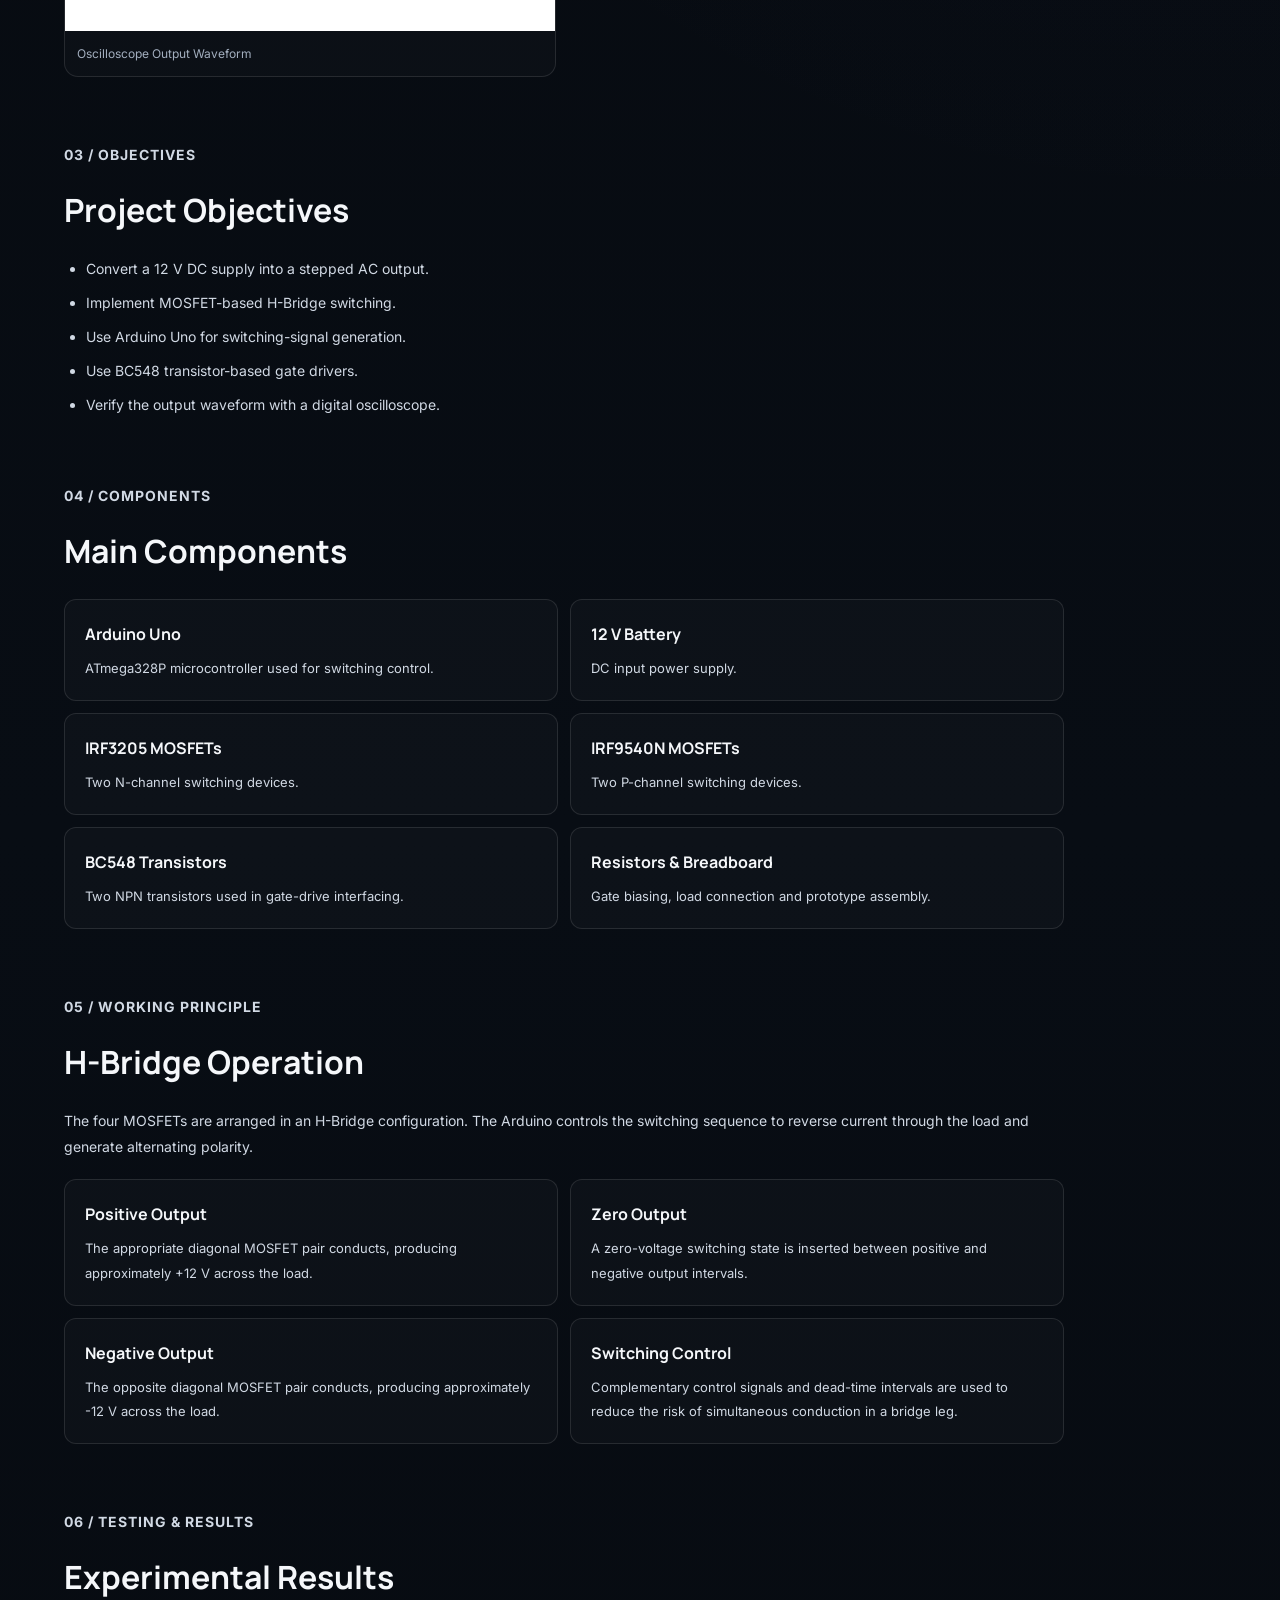
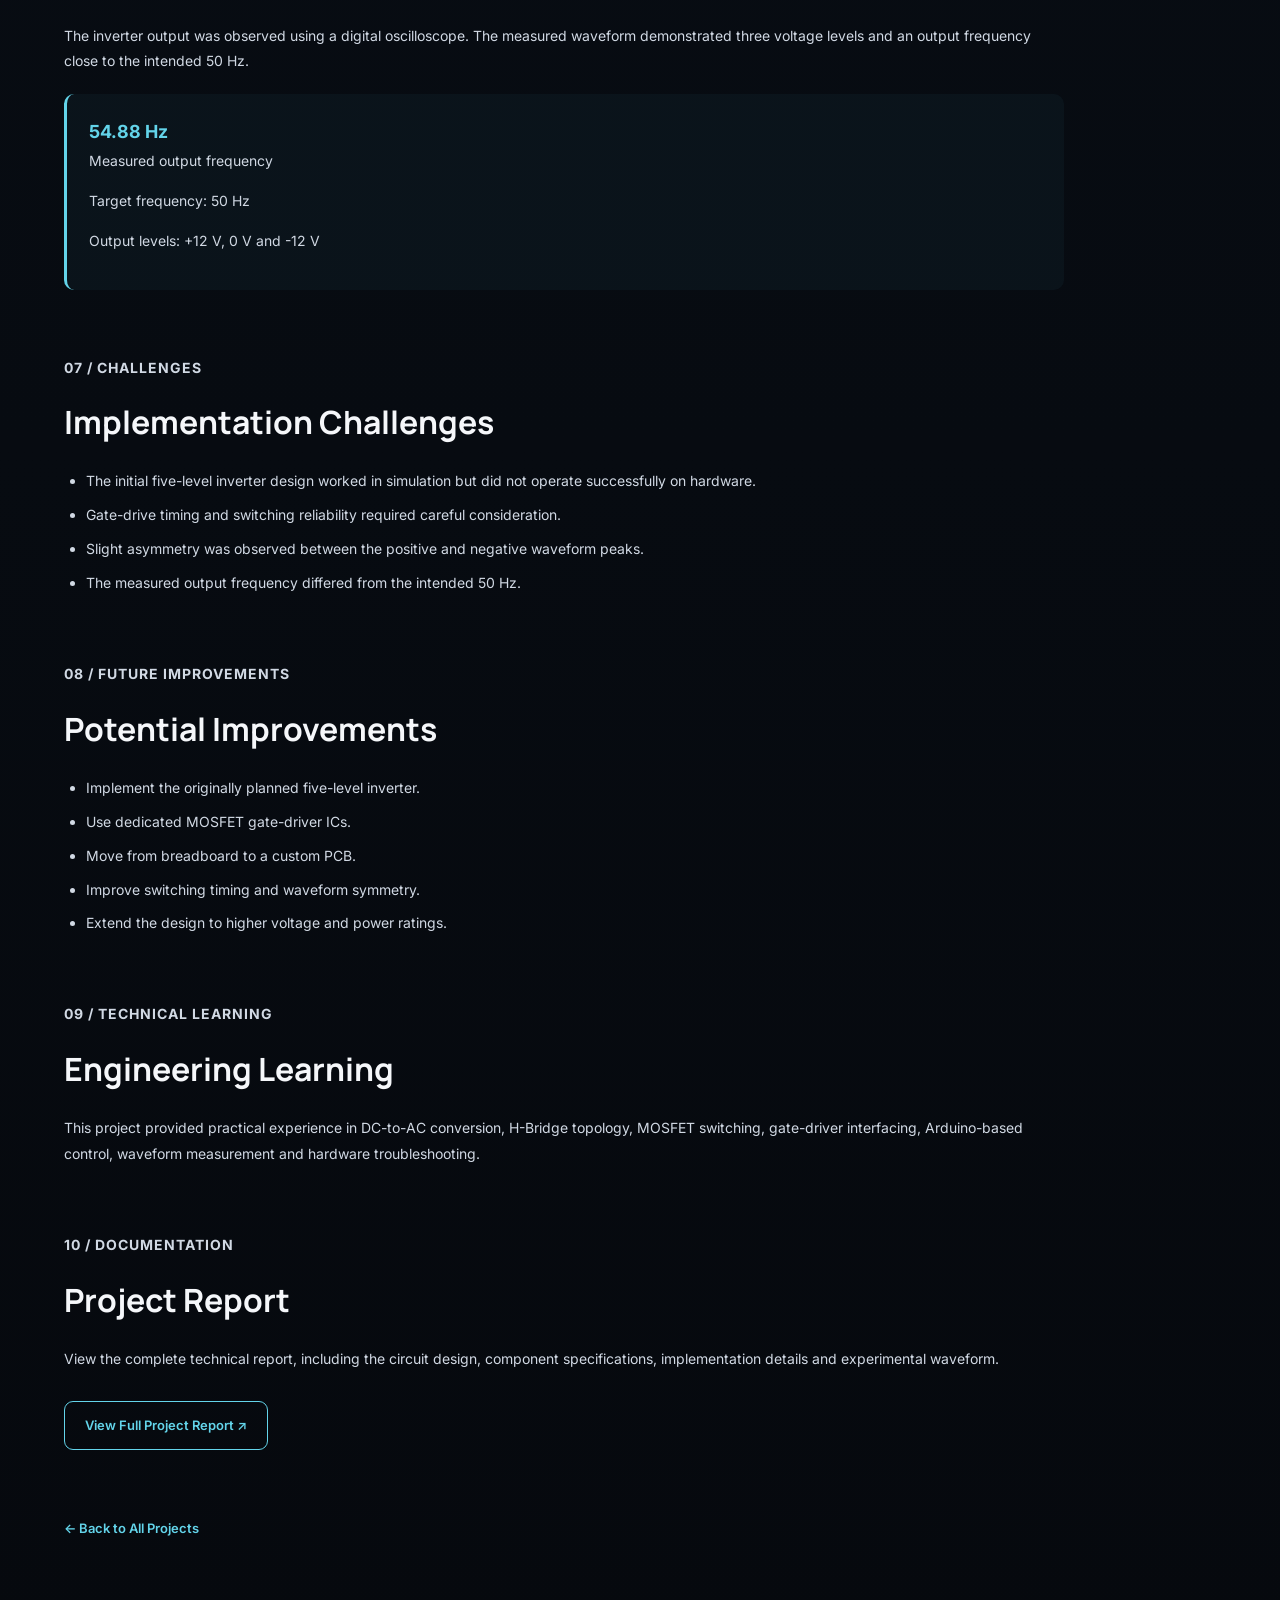
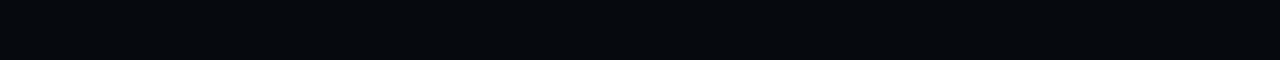
<file: projects/3-level-h-bridge-inverter.html>
<!DOCTYPE html>
<html lang="en">
<head>
  <meta charset="UTF-8">
  <meta name="viewport" content="width=device-width, initial-scale=1.0">

  <title>3-Level H-Bridge Inverter | Zawadul Portfolio</title>

  <meta name="description"
    content="Design and implementation of a 12V three-level H-Bridge inverter using Arduino Uno, MOSFETs and transistor gate drivers.">

  <link rel="stylesheet" href="../style.css">

  <style>
    .project-page {
      padding: 120px 0 85px;
    }

    .project-back {
      display: inline-block;
      margin-bottom: 36px;
      color: var(--accent);
      font-size: 13px;
      font-weight: 600;
    }

    .case-label {
      color: var(--accent);
      font-size: 11px;
      font-weight: 700;
      letter-spacing: 1.2px;
      margin-bottom: 12px;
    }

    .case-hero h1 {
      font-size: clamp(32px, 4vw, 48px);
      line-height: 1.15;
      letter-spacing: -1.5px;
      max-width: 850px;
      margin-bottom: 18px;
    }

    .case-description {
      color: var(--text-soft);
      font-size: 15px;
      line-height: 1.8;
      max-width: 850px;
    }

    .case-tags {
      display: flex;
      flex-wrap: wrap;
      gap: 8px;
      margin: 25px 0 45px;
    }

    .case-tags span {
      border: 1px solid var(--line);
      border-radius: 20px;
      padding: 7px 12px;
      color: var(--text-soft);
      font-size: 12px;
    }

    .case-section {
      max-width: 1000px;
      margin-bottom: 65px;
    }

    .case-number {
      color: var(--accent);
      font-size: 11px;
      font-weight: 700;
      letter-spacing: 1px;
      margin-bottom: 10px;
    }

    .case-section h2 {
      font-size: clamp(24px, 3vw, 32px);
      margin-bottom: 18px;
    }

    .case-section p,
    .case-section li {
      color: var(--text-soft);
      font-size: 14px;
      line-height: 1.85;
    }

    .case-section p {
      margin-bottom: 14px;
    }

    .case-section ul {
      padding-left: 22px;
      list-style: disc;
    }

    .case-section li {
      margin-bottom: 8px;
    }

    .case-gallery {
      display: grid;
      grid-template-columns: repeat(2, minmax(0, 1fr));
      gap: 16px;
      margin-top: 22px;
    }

    .case-gallery figure {
      border: 1px solid var(--line);
      border-radius: 14px;
      overflow: hidden;
      background: rgba(255,255,255,.02);
    }

    .case-gallery img {
      width: 100%;
      height: 320px;
      object-fit: contain;
      background: #fff;
    }

    .case-gallery figcaption {
      padding: 12px;
      font-size: 12px;
      color: var(--muted);
    }

    .case-grid {
      display: grid;
      grid-template-columns: repeat(2, minmax(0, 1fr));
      gap: 12px;
      margin-top: 20px;
    }

    .case-card {
      border: 1px solid var(--line);
      border-radius: 12px;
      padding: 20px;
      background: rgba(255,255,255,.025);
    }

    .case-card h3 {
      font-size: 16px;
      margin-bottom: 8px;
    }

    .case-card p {
      font-size: 13px;
      margin: 0;
    }

    .case-highlight {
      padding: 22px;
      border-left: 3px solid var(--accent);
      background: rgba(99,212,234,.045);
      border-radius: 10px;
      margin-top: 20px;
    }

    .case-highlight strong {
      color: var(--accent);
      font-size: 18px;
    }

    .case-button {
      display: inline-flex;
      padding: 12px 20px;
      border: 1px solid var(--accent);
      color: var(--accent);
      border-radius: 9px;
      font-size: 13px;
      font-weight: 600;
      margin-top: 15px;
    }

    .case-button:hover {
      background: rgba(99,212,234,.08);
    }

    @media (max-width: 760px) {
      .project-page { padding: 95px 0 65px; }
      .case-hero h1 { font-size: 30px; }
      .case-description { font-size: 14px; }
      .case-gallery,
      .case-grid { grid-template-columns: 1fr; }
      .case-gallery img { height: 240px; }
      .case-section p,
      .case-section li { font-size: 13px; }
    }
  </style>
</head>

<body>

<header class="header">
  <nav class="navbar container">
    <a href="../index.html" class="logo">
      ZAWADUL <span>/ PORTFOLIO</span>
    </a>

    <ul class="nav-links" id="navLinks">
      <li><a href="../index.html">Home</a></li>
      <li><a href="../index.html#profile">Profile</a></li>
      <li><a href="../index.html#education">Education</a></li>
      <li><a href="../index.html#projects">Projects</a></li>
      <li><a href="../index.html#experience">Experience</a></li>
      <li><a href="../index.html#capabilities">Capabilities</a></li>
      <li><a href="../index.html#contact">Contact</a></li>
    </ul>

    <button class="menu-btn" id="menuBtn"
      aria-label="Open menu">☰</button>
  </nav>
</header>

<main class="project-page">
<div class="container">

<a class="project-back" href="../index.html#projects">
  ← Back to Projects
</a>

<section class="case-hero">
  <p class="case-label">
    POWER ELECTRONICS / INVERTER DESIGN
  </p>

  <h1>3-Level Cascaded H-Bridge Inverter</h1>

  <p class="case-description">
    A practical 12 V DC-to-AC inverter developed using Arduino Uno,
    IRF3205 and IRF9540N MOSFETs, and BC548 transistor-based
    gate drivers. The project demonstrates three-level switching,
    PWM control and experimental waveform verification.
  </p>

  <div class="case-tags">
    <span>Arduino Uno</span>
    <span>Power Electronics</span>
    <span>MOSFET Switching</span>
    <span>PWM</span>
    <span>DC-AC Conversion</span>
  </div>
</section>

<section class="case-section">
  <p class="case-number">01 / OVERVIEW</p>
  <h2>Project Overview</h2>

  <p>
    This project involved designing and implementing a
    three-level H-Bridge inverter capable of converting
    a 12 V DC input into a stepped AC output.
  </p>

  <p>
    The implemented prototype uses a single H-Bridge stage
    with four MOSFETs. Arduino-generated switching signals
    control the bridge through BC548 transistor driver stages.
    The output consists of three voltage levels:
    +12 V, 0 V and -12 V.
  </p>

  <p>
    Although the initial project objective involved a
    five-level cascaded inverter, practical gate-drive
    challenges led the team to complete a functional
    three-level implementation.
  </p>
</section>

<section class="case-section">
  <p class="case-number">02 / PROJECT MEDIA</p>
  <h2>Hardware, Circuit & Waveform</h2>

  <div class="case-gallery">
    <figure>
      <img
        src="../assets/projects/h-bridge-inverter/inverter-circuit.png"
        alt="Three-level H-Bridge inverter circuit diagram"
      >
      <figcaption>Circuit Diagram</figcaption>
    </figure>

    <figure>
      <img
        src="../assets/projects/h-bridge-inverter/inverter-hardware.jpg"
        alt="Practical inverter hardware implementation"
      >
      <figcaption>Hardware Implementation</figcaption>
    </figure>

    <figure>
      <img
        src="../assets/projects/h-bridge-inverter/inverter-waveform.png"
        alt="Measured inverter output waveform"
      >
      <figcaption>Oscilloscope Output Waveform</figcaption>
    </figure>
  </div>
</section>

<section class="case-section">
  <p class="case-number">03 / OBJECTIVES</p>
  <h2>Project Objectives</h2>

  <ul>
    <li>Convert a 12 V DC supply into a stepped AC output.</li>
    <li>Implement MOSFET-based H-Bridge switching.</li>
    <li>Use Arduino Uno for switching-signal generation.</li>
    <li>Use BC548 transistor-based gate drivers.</li>
    <li>Verify the output waveform with a digital oscilloscope.</li>
  </ul>
</section>

<section class="case-section">
  <p class="case-number">04 / COMPONENTS</p>
  <h2>Main Components</h2>

  <div class="case-grid">
    <div class="case-card">
      <h3>Arduino Uno</h3>
      <p>ATmega328P microcontroller used for switching control.</p>
    </div>

    <div class="case-card">
      <h3>12 V Battery</h3>
      <p>DC input power supply.</p>
    </div>

    <div class="case-card">
      <h3>IRF3205 MOSFETs</h3>
      <p>Two N-channel switching devices.</p>
    </div>

    <div class="case-card">
      <h3>IRF9540N MOSFETs</h3>
      <p>Two P-channel switching devices.</p>
    </div>

    <div class="case-card">
      <h3>BC548 Transistors</h3>
      <p>Two NPN transistors used in gate-drive interfacing.</p>
    </div>

    <div class="case-card">
      <h3>Resistors & Breadboard</h3>
      <p>Gate biasing, load connection and prototype assembly.</p>
    </div>
  </div>
</section>

<section class="case-section">
  <p class="case-number">05 / WORKING PRINCIPLE</p>
  <h2>H-Bridge Operation</h2>

  <p>
    The four MOSFETs are arranged in an H-Bridge configuration.
    The Arduino controls the switching sequence to reverse
    current through the load and generate alternating polarity.
  </p>

  <div class="case-grid">
    <div class="case-card">
      <h3>Positive Output</h3>
      <p>
        The appropriate diagonal MOSFET pair conducts,
        producing approximately +12 V across the load.
      </p>
    </div>

    <div class="case-card">
      <h3>Zero Output</h3>
      <p>
        A zero-voltage switching state is inserted
        between positive and negative output intervals.
      </p>
    </div>

    <div class="case-card">
      <h3>Negative Output</h3>
      <p>
        The opposite diagonal MOSFET pair conducts,
        producing approximately -12 V across the load.
      </p>
    </div>

    <div class="case-card">
      <h3>Switching Control</h3>
      <p>
        Complementary control signals and dead-time intervals
        are used to reduce the risk of simultaneous
        conduction in a bridge leg.
      </p>
    </div>
  </div>
</section>

<section class="case-section">
  <p class="case-number">06 / TESTING & RESULTS</p>
  <h2>Experimental Results</h2>

  <p>
    The inverter output was observed using a digital
    oscilloscope. The measured waveform demonstrated
    three voltage levels and an output frequency close
    to the intended 50 Hz.
  </p>

  <div class="case-highlight">
    <strong>54.88 Hz</strong>
    <p>Measured output frequency</p>
    <p>Target frequency: 50 Hz</p>
    <p>Output levels: +12 V, 0 V and -12 V</p>
  </div>
</section>

<section class="case-section">
  <p class="case-number">07 / CHALLENGES</p>
  <h2>Implementation Challenges</h2>

  <ul>
    <li>
      The initial five-level inverter design worked in
      simulation but did not operate successfully on hardware.
    </li>
    <li>
      Gate-drive timing and switching reliability required
      careful consideration.
    </li>
    <li>
      Slight asymmetry was observed between the positive
      and negative waveform peaks.
    </li>
    <li>
      The measured output frequency differed from the
      intended 50 Hz.
    </li>
  </ul>
</section>

<section class="case-section">
  <p class="case-number">08 / FUTURE IMPROVEMENTS</p>
  <h2>Potential Improvements</h2>

  <ul>
    <li>Implement the originally planned five-level inverter.</li>
    <li>Use dedicated MOSFET gate-driver ICs.</li>
    <li>Move from breadboard to a custom PCB.</li>
    <li>Improve switching timing and waveform symmetry.</li>
    <li>Extend the design to higher voltage and power ratings.</li>
  </ul>
</section>

<section class="case-section">
  <p class="case-number">09 / TECHNICAL LEARNING</p>
  <h2>Engineering Learning</h2>

  <p>
    This project provided practical experience in
    DC-to-AC conversion, H-Bridge topology,
    MOSFET switching, gate-driver interfacing,
    Arduino-based control, waveform measurement
    and hardware troubleshooting.
  </p>
</section>

<section class="case-section">
  <p class="case-number">10 / DOCUMENTATION</p>
  <h2>Project Report</h2>

  <p>
    View the complete technical report, including the
    circuit design, component specifications,
    implementation details and experimental waveform.
  </p>

  <a
    href="../assets/projects/h-bridge-inverter/inverter-report.pdf"
    target="_blank"
    rel="noopener noreferrer"
    class="case-button"
  >
    View Full Project Report ↗
  </a>
</section>

<a class="project-back" href="../index.html#projects">
  ← Back to All Projects
</a>

</div>
</main>

<script src="../script.js"></script>
</body>
</html>
</file>
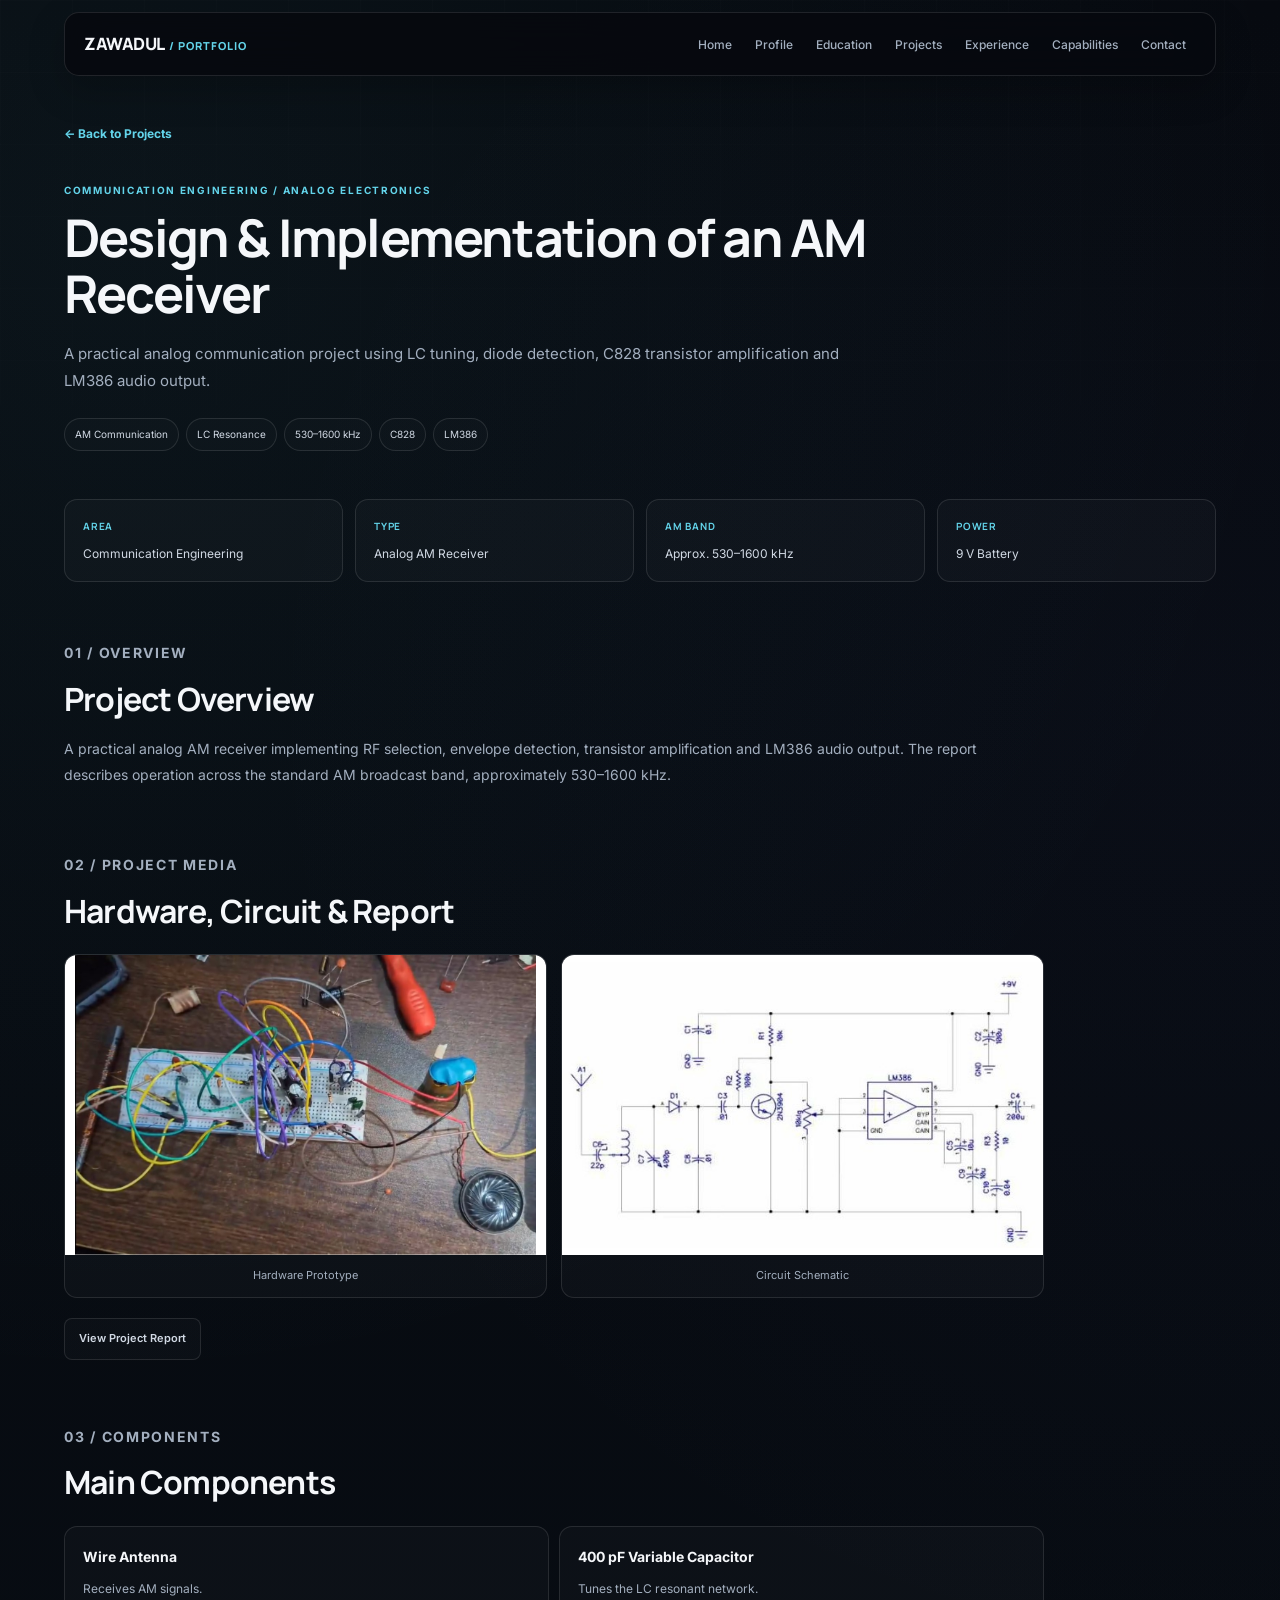
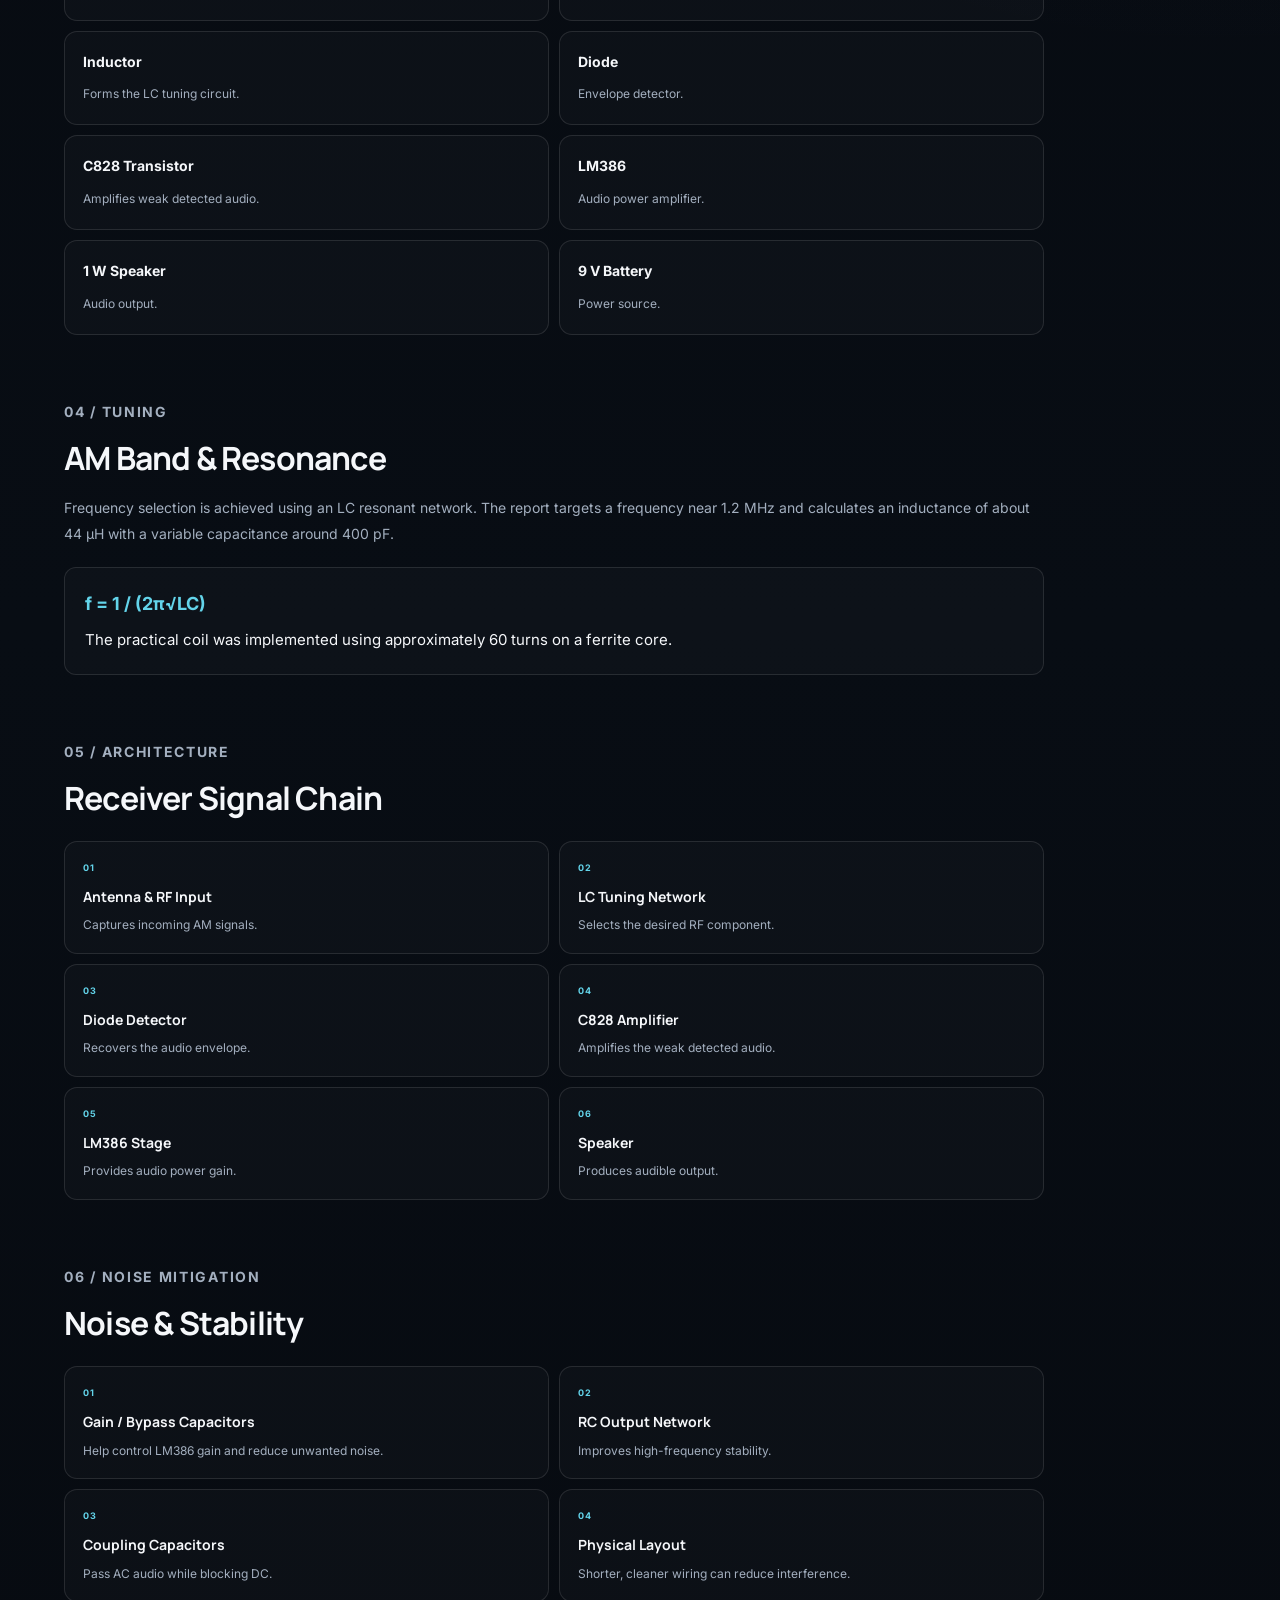
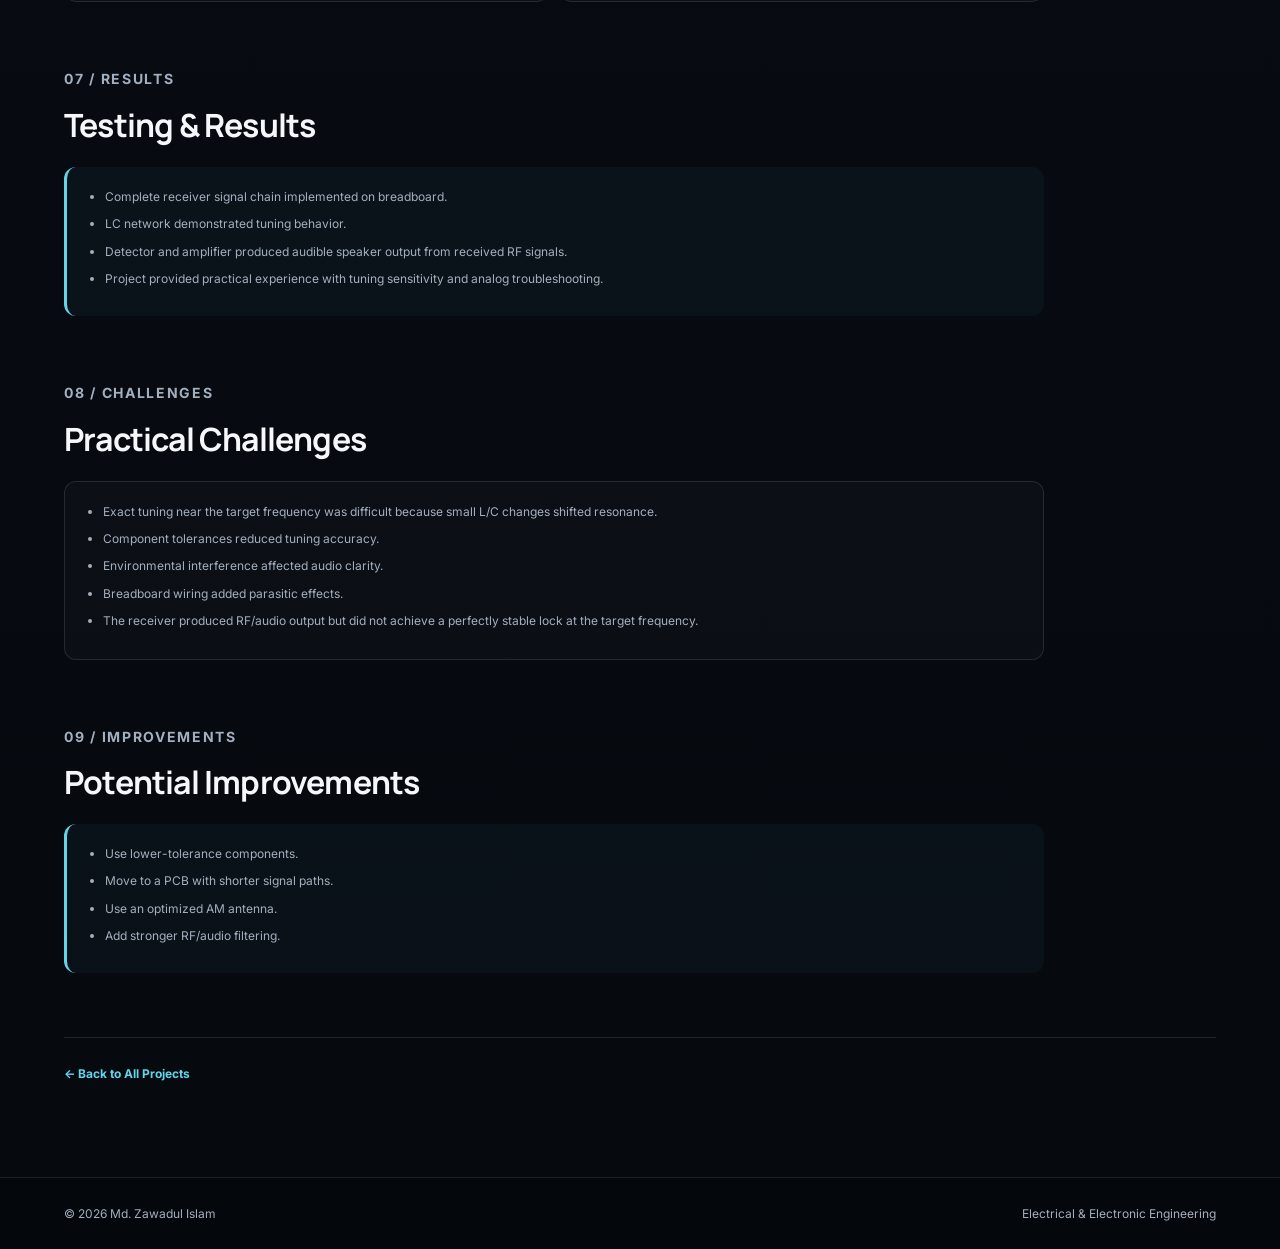
<file: projects/am-receiver.html>
<!DOCTYPE html><html lang="en"><head><meta charset="UTF-8"><meta name="viewport" content="width=device-width,initial-scale=1.0"><title>Design &amp; Implementation of an AM Receiver | Md. Zawadul Islam</title><link rel="icon" type="image/png" href="../assets/images/favicon.png"><link rel="stylesheet" href="../style.css"><link rel="stylesheet" href="project-page.css"></head><body><header class="header"><nav class="navbar container"><a href="../index.html" class="logo">ZAWADUL <span>/ PORTFOLIO</span></a><ul class="nav-links" id="navLinks"><li><a href="../index.html">Home</a></li><li><a href="../index.html#profile">Profile</a></li><li><a href="../index.html#education">Education</a></li><li><a href="../index.html#projects">Projects</a></li><li><a href="../index.html#experience">Experience</a></li><li><a href="../index.html#capabilities">Capabilities</a></li><li><a href="../index.html#contact">Contact</a></li></ul><button class="menu-btn" id="menuBtn" aria-label="Open navigation menu">☰</button></nav></header><main class="project-page"><div class="container"><a href="../index.html#projects" class="back-link">← Back to Projects</a><section class="project-hero"><p class="project-hero-label">COMMUNICATION ENGINEERING / ANALOG ELECTRONICS</p><h1>Design & Implementation of an AM Receiver</h1><p class="project-hero-description">A practical analog communication project using LC tuning, diode detection, C828 transistor amplification and LM386 audio output.</p><div class="project-meta"><span>AM Communication</span><span>LC Resonance</span><span>530–1600 kHz</span><span>C828</span><span>LM386</span></div></section><div class="project-detail-grid"><div class='detail-card'><h3>AREA</h3><p>Communication Engineering</p></div><div class='detail-card'><h3>TYPE</h3><p>Analog AM Receiver</p></div><div class='detail-card'><h3>AM BAND</h3><p>Approx. 530–1600 kHz</p></div><div class='detail-card'><h3>POWER</h3><p>9 V Battery</p></div></div><section class='project-section'><p class='project-section-number'>01 / OVERVIEW</p><h2>Project Overview</h2><p>A practical analog AM receiver implementing RF selection, envelope detection, transistor amplification and LM386 audio output. The report describes operation across the standard AM broadcast band, approximately 530–1600 kHz.</p></section><section class='project-section'><p class='project-section-number'>02 / PROJECT MEDIA</p><h2>Hardware, Circuit & Report</h2><div class='project-gallery '><figure><img src='../assets/projects/am-receiver/am-receiver-hardware.jpg' alt='AM receiver breadboard hardware'><figcaption>Hardware Prototype</figcaption></figure><figure><img src='../assets/projects/am-receiver/am-receiver-circuit.jpg' alt='AM receiver circuit schematic'><figcaption>Circuit Schematic</figcaption></figure></div><div class='project-file-buttons'><a class='project-file-button' href='../assets/projects/am-receiver/am-receiver-report.pdf' target='_blank' rel='noopener noreferrer'>View Project Report</a></div></section><section class='project-section'><p class='project-section-number'>03 / COMPONENTS</p><h2>Main Components</h2><div class='component-grid'><div class='component'><strong>Wire Antenna</strong><span>Receives AM signals.</span></div><div class='component'><strong>400 pF Variable Capacitor</strong><span>Tunes the LC resonant network.</span></div><div class='component'><strong>Inductor</strong><span>Forms the LC tuning circuit.</span></div><div class='component'><strong>Diode</strong><span>Envelope detector.</span></div><div class='component'><strong>C828 Transistor</strong><span>Amplifies weak detected audio.</span></div><div class='component'><strong>LM386</strong><span>Audio power amplifier.</span></div><div class='component'><strong>1 W Speaker</strong><span>Audio output.</span></div><div class='component'><strong>9 V Battery</strong><span>Power source.</span></div></div></section><section class='project-section'><p class='project-section-number'>04 / TUNING</p><h2>AM Band & Resonance</h2><p>Frequency selection is achieved using an LC resonant network. The report targets a frequency near 1.2 MHz and calculates an inductance of about 44 µH with a variable capacitance around 400 pF.</p><div class='formula-box'><div class='formula'>f = 1 / (2π√LC)</div><p>The practical coil was implemented using approximately 60 turns on a ferrite core.</p></div></section><section class='project-section'><p class='project-section-number'>05 / ARCHITECTURE</p><h2>Receiver Signal Chain</h2><div class='stage-grid'><div class='stage-card'><span class='stage-number'>01</span><h3>Antenna &amp; RF Input</h3><p>Captures incoming AM signals.</p></div><div class='stage-card'><span class='stage-number'>02</span><h3>LC Tuning Network</h3><p>Selects the desired RF component.</p></div><div class='stage-card'><span class='stage-number'>03</span><h3>Diode Detector</h3><p>Recovers the audio envelope.</p></div><div class='stage-card'><span class='stage-number'>04</span><h3>C828 Amplifier</h3><p>Amplifies the weak detected audio.</p></div><div class='stage-card'><span class='stage-number'>05</span><h3>LM386 Stage</h3><p>Provides audio power gain.</p></div><div class='stage-card'><span class='stage-number'>06</span><h3>Speaker</h3><p>Produces audible output.</p></div></div></section><section class='project-section'><p class='project-section-number'>06 / NOISE MITIGATION</p><h2>Noise & Stability</h2><div class='stage-grid'><div class='stage-card'><span class='stage-number'>01</span><h3>Gain / Bypass Capacitors</h3><p>Help control LM386 gain and reduce unwanted noise.</p></div><div class='stage-card'><span class='stage-number'>02</span><h3>RC Output Network</h3><p>Improves high-frequency stability.</p></div><div class='stage-card'><span class='stage-number'>03</span><h3>Coupling Capacitors</h3><p>Pass AC audio while blocking DC.</p></div><div class='stage-card'><span class='stage-number'>04</span><h3>Physical Layout</h3><p>Shorter, cleaner wiring can reduce interference.</p></div></div></section><section class='project-section'><p class='project-section-number'>07 / RESULTS</p><h2>Testing & Results</h2><div class='result-card'><ul><li>Complete receiver signal chain implemented on breadboard.</li><li>LC network demonstrated tuning behavior.</li><li>Detector and amplifier produced audible speaker output from received RF signals.</li><li>Project provided practical experience with tuning sensitivity and analog troubleshooting.</li></ul></div></section><section class='project-section'><p class='project-section-number'>08 / CHALLENGES</p><h2>Practical Challenges</h2><div class='challenge-card'><ul><li>Exact tuning near the target frequency was difficult because small L/C changes shifted resonance.</li><li>Component tolerances reduced tuning accuracy.</li><li>Environmental interference affected audio clarity.</li><li>Breadboard wiring added parasitic effects.</li><li>The receiver produced RF/audio output but did not achieve a perfectly stable lock at the target frequency.</li></ul></div></section><section class='project-section'><p class='project-section-number'>09 / IMPROVEMENTS</p><h2>Potential Improvements</h2><div class='result-card'><ul><li>Use lower-tolerance components.</li><li>Move to a PCB with shorter signal paths.</li><li>Use an optimized AM antenna.</li><li>Add stronger RF/audio filtering.</li></ul></div></section><div class="project-end"><a href="../index.html#projects">← Back to All Projects</a></div></div></main><footer class="footer"><div class="container footer-layout"><p>© 2026 Md. Zawadul Islam</p><p>Electrical & Electronic Engineering</p></div></footer><script src="../script.js"></script></body></html>
</file>
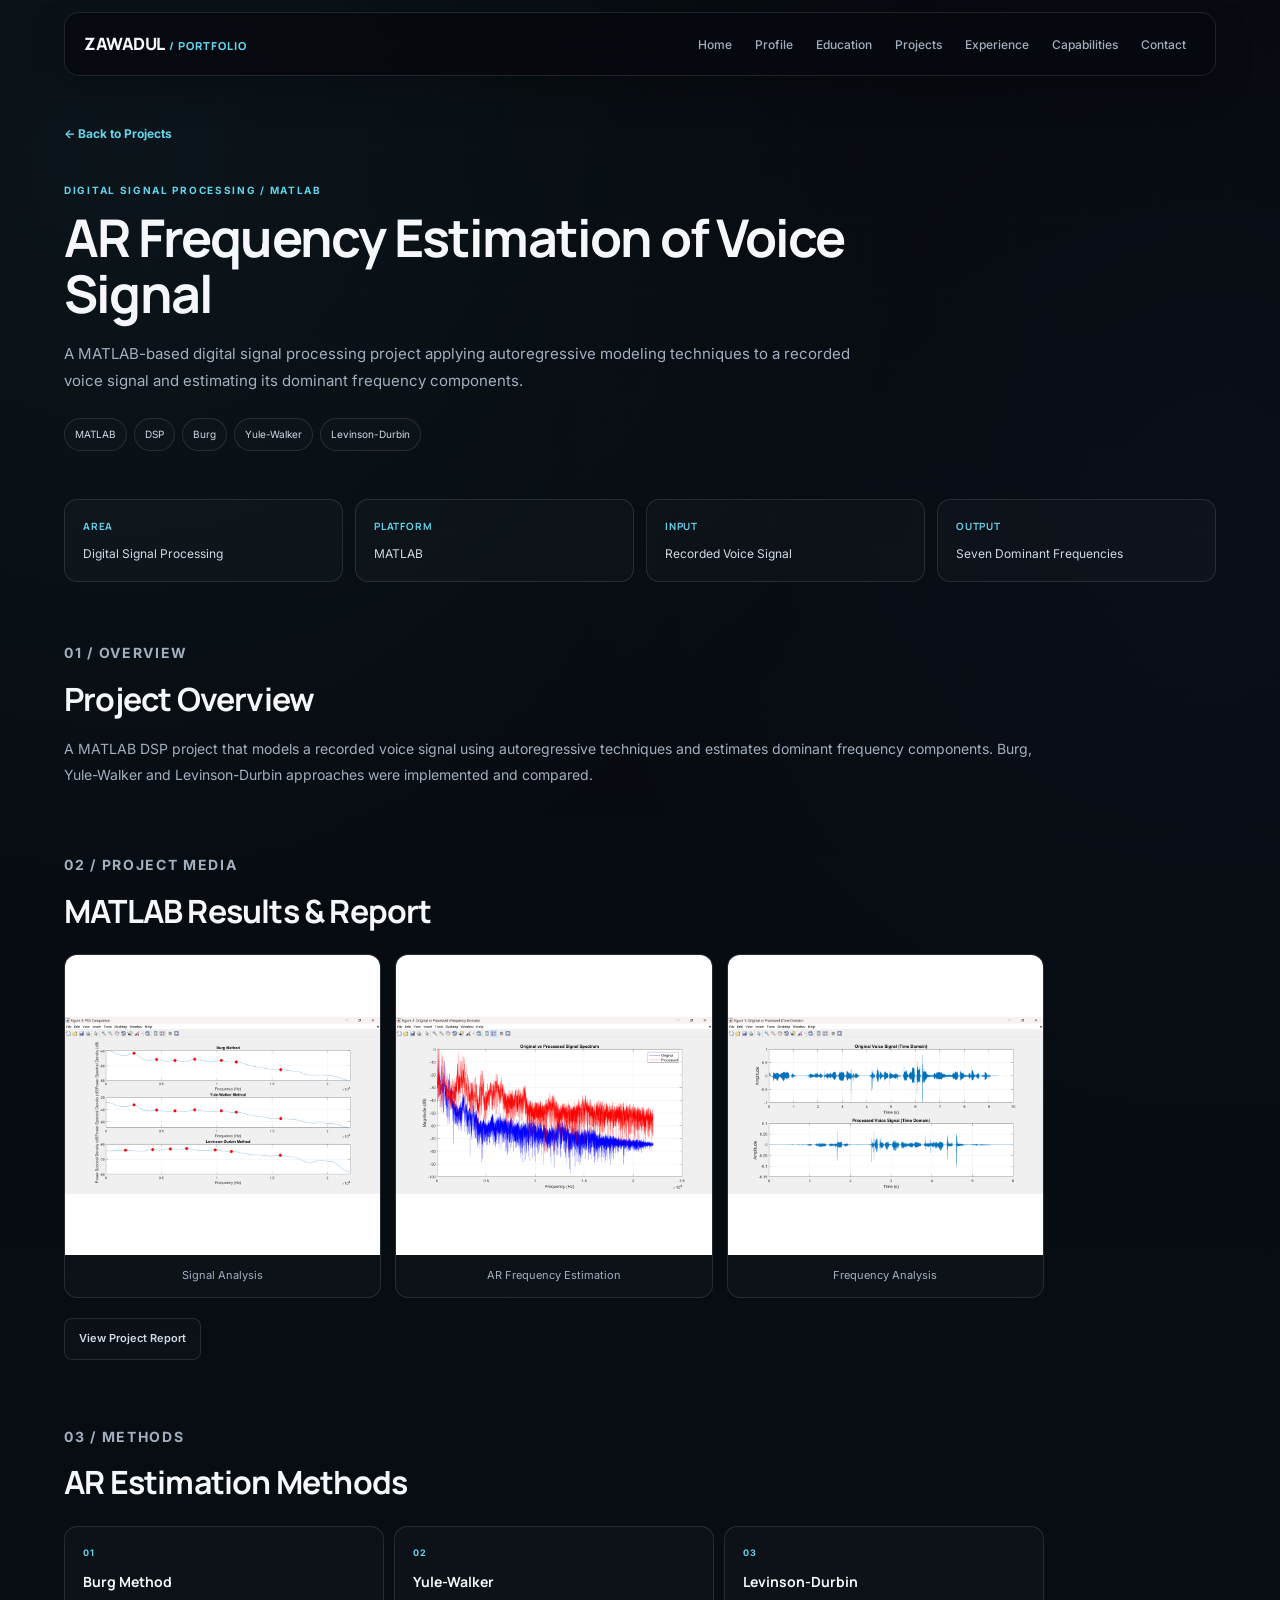
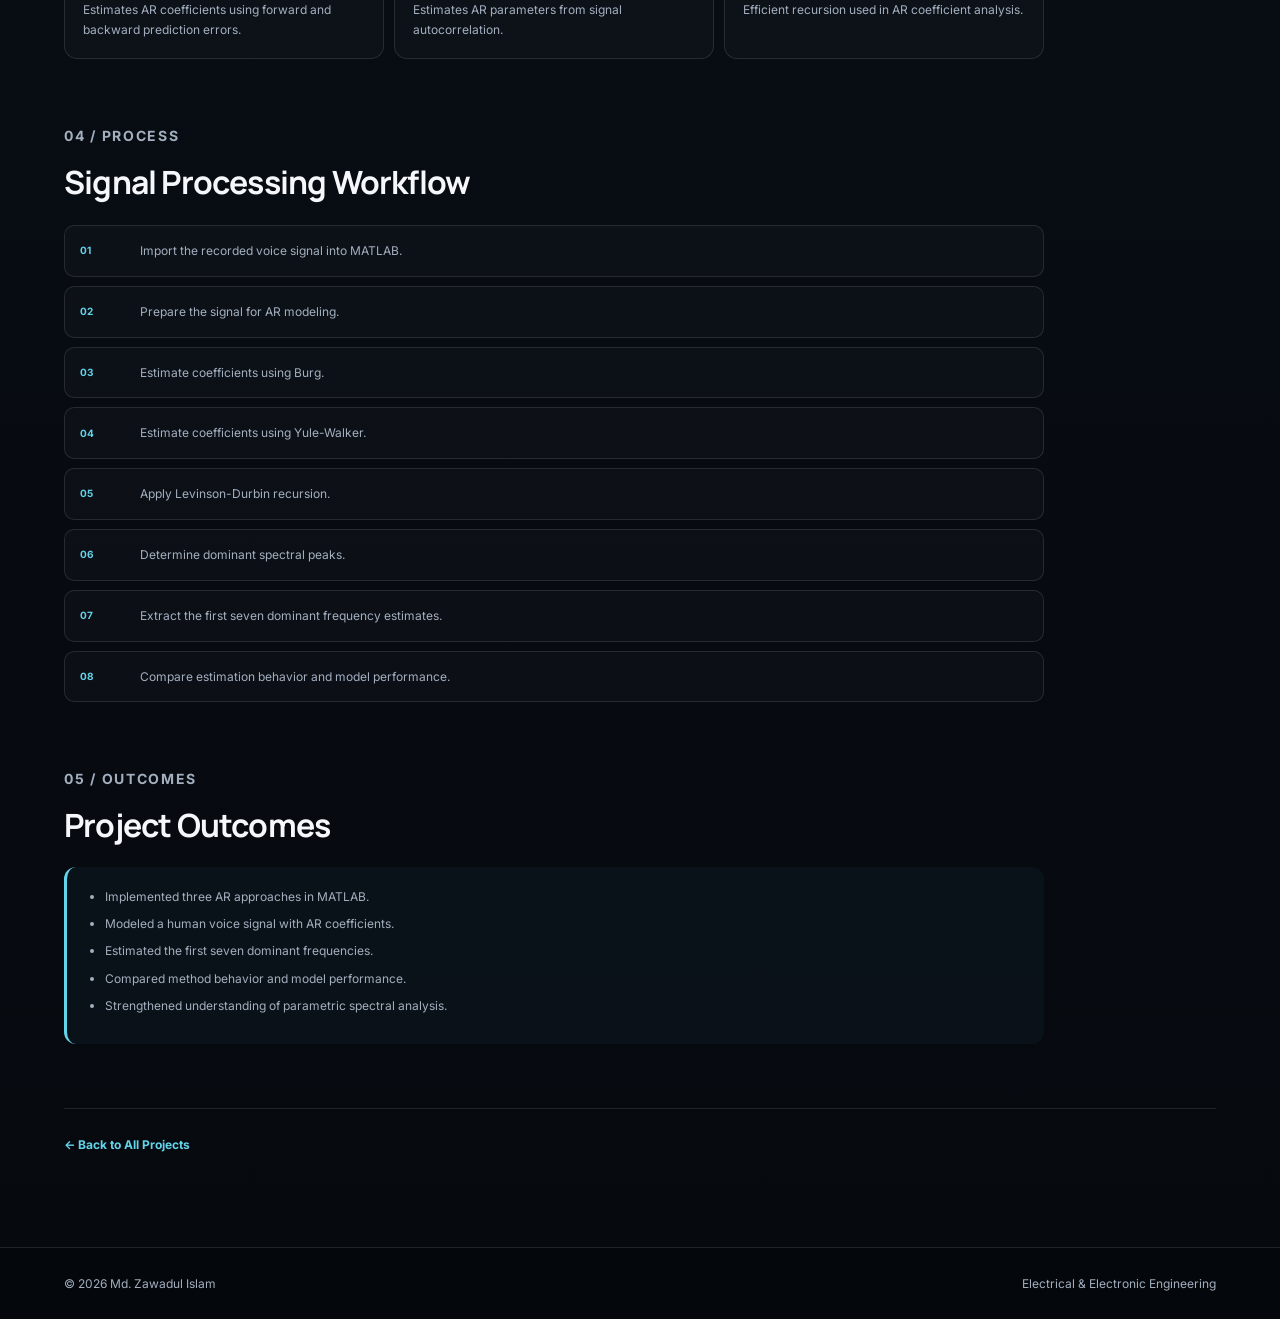
<file: projects/ar-frequency-estimation.html>
<!DOCTYPE html><html lang="en"><head><meta charset="UTF-8"><meta name="viewport" content="width=device-width,initial-scale=1.0"><title>AR Frequency Estimation of Voice Signal | Md. Zawadul Islam</title><link rel="icon" type="image/png" href="../assets/images/favicon.png"><link rel="stylesheet" href="../style.css"><link rel="stylesheet" href="project-page.css"></head><body><header class="header"><nav class="navbar container"><a href="../index.html" class="logo">ZAWADUL <span>/ PORTFOLIO</span></a><ul class="nav-links" id="navLinks"><li><a href="../index.html">Home</a></li><li><a href="../index.html#profile">Profile</a></li><li><a href="../index.html#education">Education</a></li><li><a href="../index.html#projects">Projects</a></li><li><a href="../index.html#experience">Experience</a></li><li><a href="../index.html#capabilities">Capabilities</a></li><li><a href="../index.html#contact">Contact</a></li></ul><button class="menu-btn" id="menuBtn" aria-label="Open navigation menu">☰</button></nav></header><main class="project-page"><div class="container"><a href="../index.html#projects" class="back-link">← Back to Projects</a><section class="project-hero"><p class="project-hero-label">DIGITAL SIGNAL PROCESSING / MATLAB</p><h1>AR Frequency Estimation of Voice Signal</h1><p class="project-hero-description">A MATLAB-based digital signal processing project applying autoregressive modeling techniques to a recorded voice signal and estimating its dominant frequency components.</p><div class="project-meta"><span>MATLAB</span><span>DSP</span><span>Burg</span><span>Yule-Walker</span><span>Levinson-Durbin</span></div></section><div class="project-detail-grid"><div class='detail-card'><h3>AREA</h3><p>Digital Signal Processing</p></div><div class='detail-card'><h3>PLATFORM</h3><p>MATLAB</p></div><div class='detail-card'><h3>INPUT</h3><p>Recorded Voice Signal</p></div><div class='detail-card'><h3>OUTPUT</h3><p>Seven Dominant Frequencies</p></div></div><section class='project-section'><p class='project-section-number'>01 / OVERVIEW</p><h2>Project Overview</h2><p>A MATLAB DSP project that models a recorded voice signal using autoregressive techniques and estimates dominant frequency components. Burg, Yule-Walker and Levinson-Durbin approaches were implemented and compared.</p></section><section class='project-section'><p class='project-section-number'>02 / PROJECT MEDIA</p><h2>MATLAB Results & Report</h2><div class='project-gallery three'><figure><img src='../assets/projects/ar-frequency/pic1.png' alt='MATLAB analysis result'><figcaption>Signal Analysis</figcaption></figure><figure><img src='../assets/projects/ar-frequency/pic2.png' alt='AR frequency estimation result'><figcaption>AR Frequency Estimation</figcaption></figure><figure><img src='../assets/projects/ar-frequency/pic3.png' alt='Frequency analysis result'><figcaption>Frequency Analysis</figcaption></figure></div><div class='project-file-buttons'><a class='project-file-button' href='../assets/projects/ar-frequency/ar-frequency-report.pdf' target='_blank' rel='noopener noreferrer'>View Project Report</a></div></section><section class='project-section'><p class='project-section-number'>03 / METHODS</p><h2>AR Estimation Methods</h2><div class='stage-grid three'><div class='stage-card'><span class='stage-number'>01</span><h3>Burg Method</h3><p>Estimates AR coefficients using forward and backward prediction errors.</p></div><div class='stage-card'><span class='stage-number'>02</span><h3>Yule-Walker</h3><p>Estimates AR parameters from signal autocorrelation.</p></div><div class='stage-card'><span class='stage-number'>03</span><h3>Levinson-Durbin</h3><p>Efficient recursion used in AR coefficient analysis.</p></div></div></section><section class='project-section'><p class='project-section-number'>04 / PROCESS</p><h2>Signal Processing Workflow</h2><div class='workflow'><div class='workflow-step'><span class='workflow-number'>01</span><p>Import the recorded voice signal into MATLAB.</p></div><div class='workflow-step'><span class='workflow-number'>02</span><p>Prepare the signal for AR modeling.</p></div><div class='workflow-step'><span class='workflow-number'>03</span><p>Estimate coefficients using Burg.</p></div><div class='workflow-step'><span class='workflow-number'>04</span><p>Estimate coefficients using Yule-Walker.</p></div><div class='workflow-step'><span class='workflow-number'>05</span><p>Apply Levinson-Durbin recursion.</p></div><div class='workflow-step'><span class='workflow-number'>06</span><p>Determine dominant spectral peaks.</p></div><div class='workflow-step'><span class='workflow-number'>07</span><p>Extract the first seven dominant frequency estimates.</p></div><div class='workflow-step'><span class='workflow-number'>08</span><p>Compare estimation behavior and model performance.</p></div></div></section><section class='project-section'><p class='project-section-number'>05 / OUTCOMES</p><h2>Project Outcomes</h2><div class='result-card'><ul><li>Implemented three AR approaches in MATLAB.</li><li>Modeled a human voice signal with AR coefficients.</li><li>Estimated the first seven dominant frequencies.</li><li>Compared method behavior and model performance.</li><li>Strengthened understanding of parametric spectral analysis.</li></ul></div></section><div class="project-end"><a href="../index.html#projects">← Back to All Projects</a></div></div></main><footer class="footer"><div class="container footer-layout"><p>© 2026 Md. Zawadul Islam</p><p>Electrical & Electronic Engineering</p></div></footer><script src="../script.js"></script></body></html>
</file>
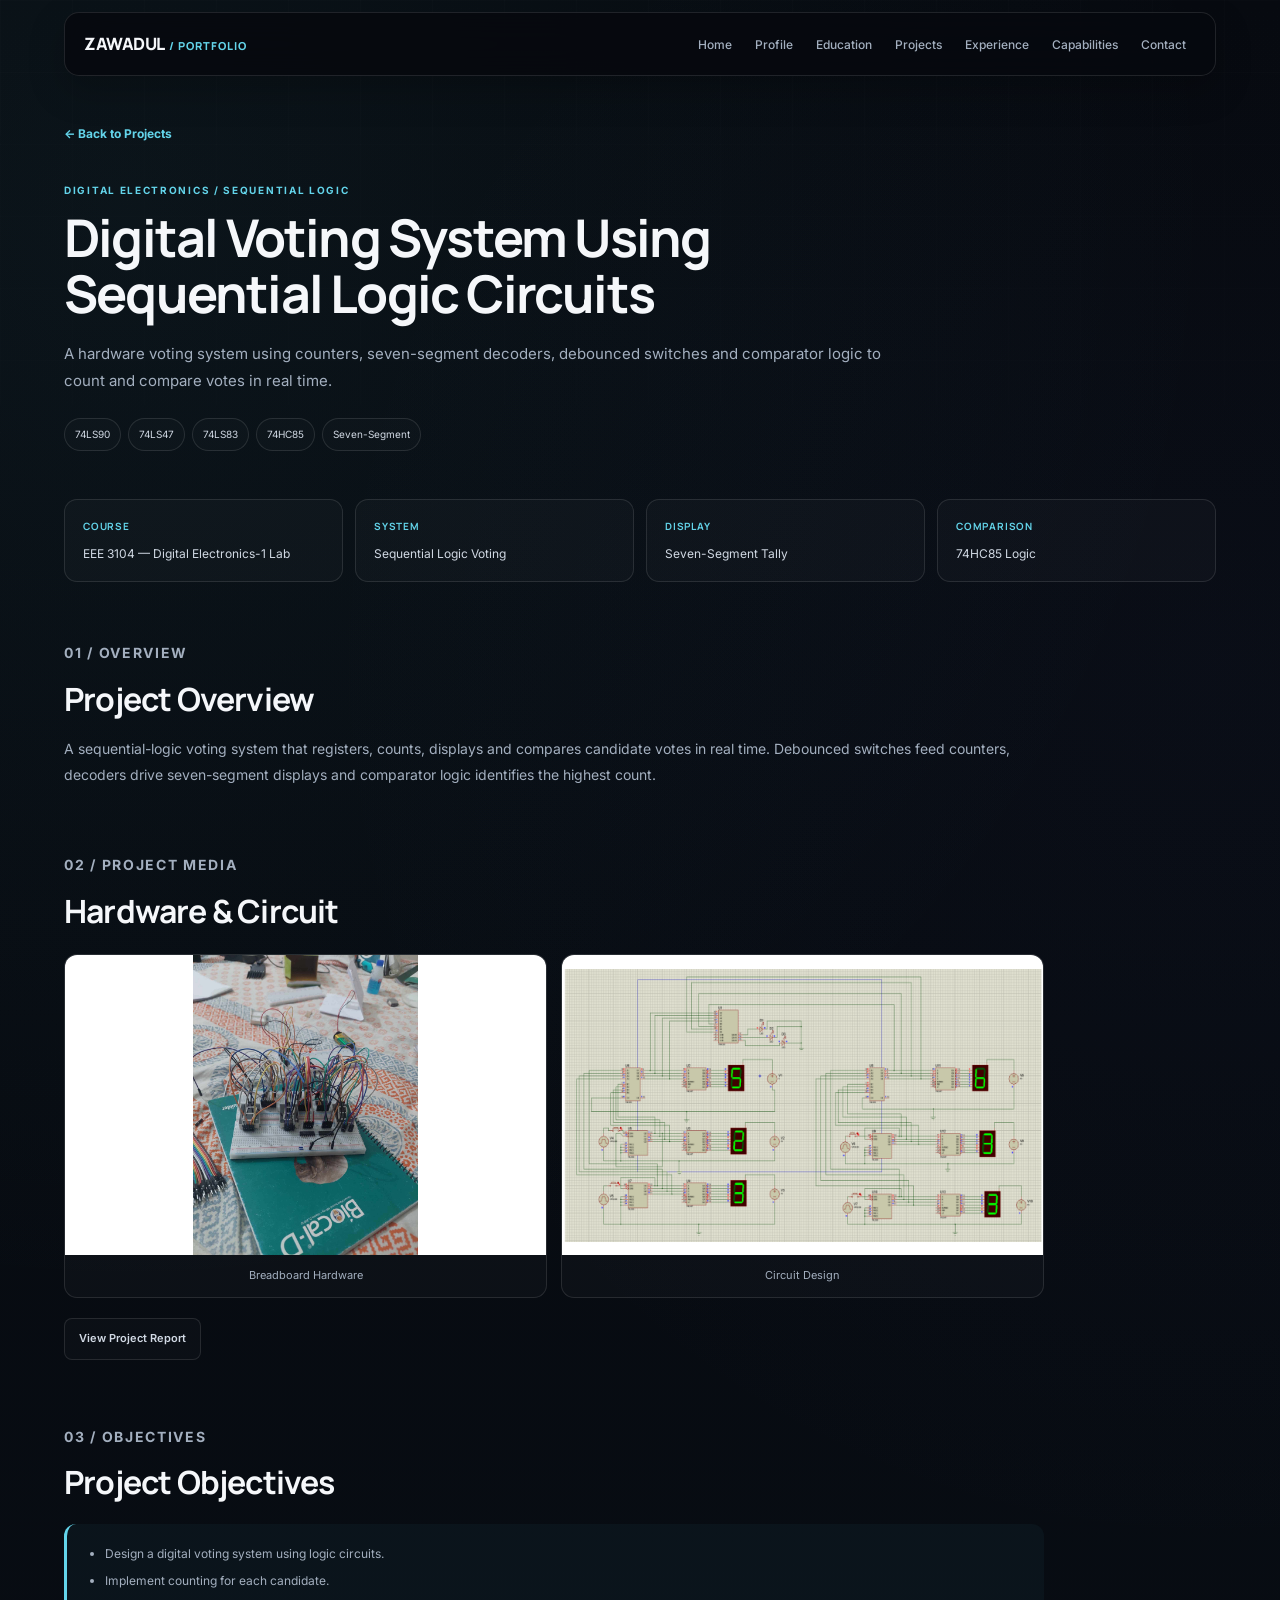
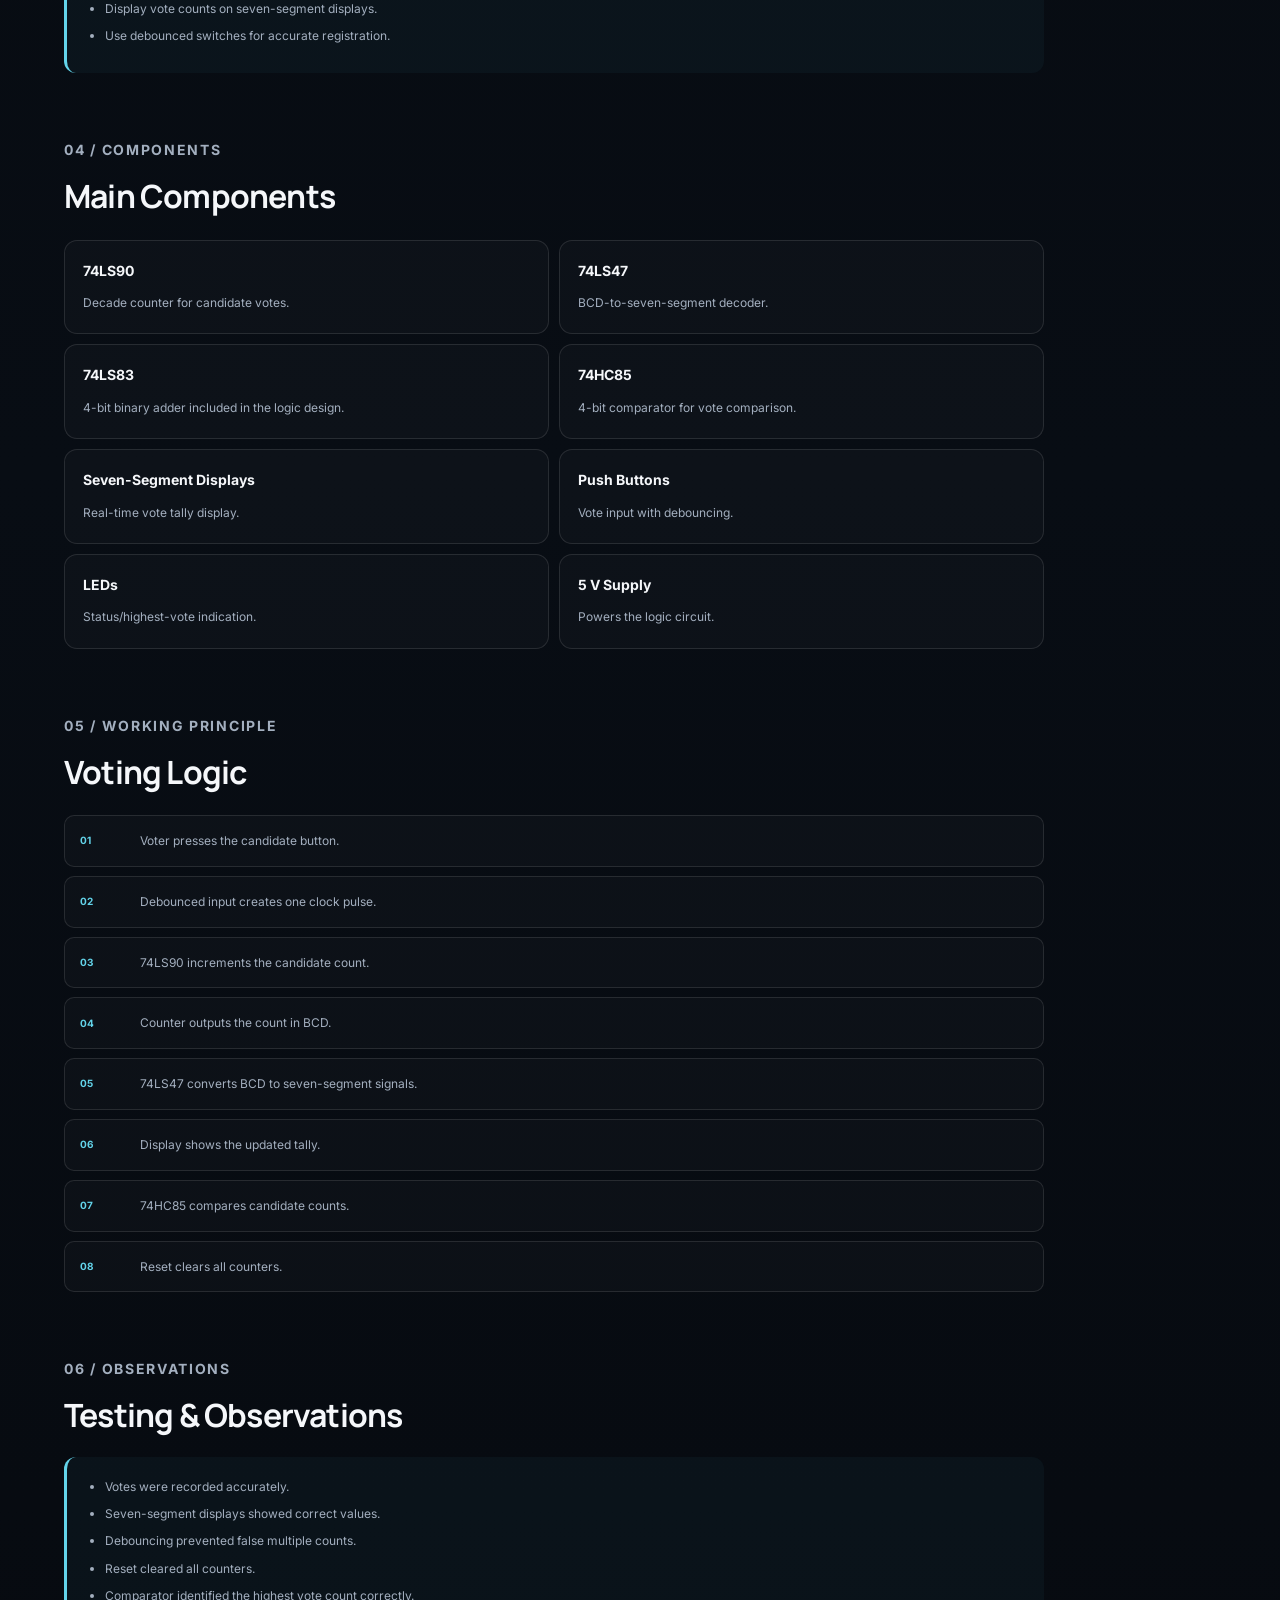
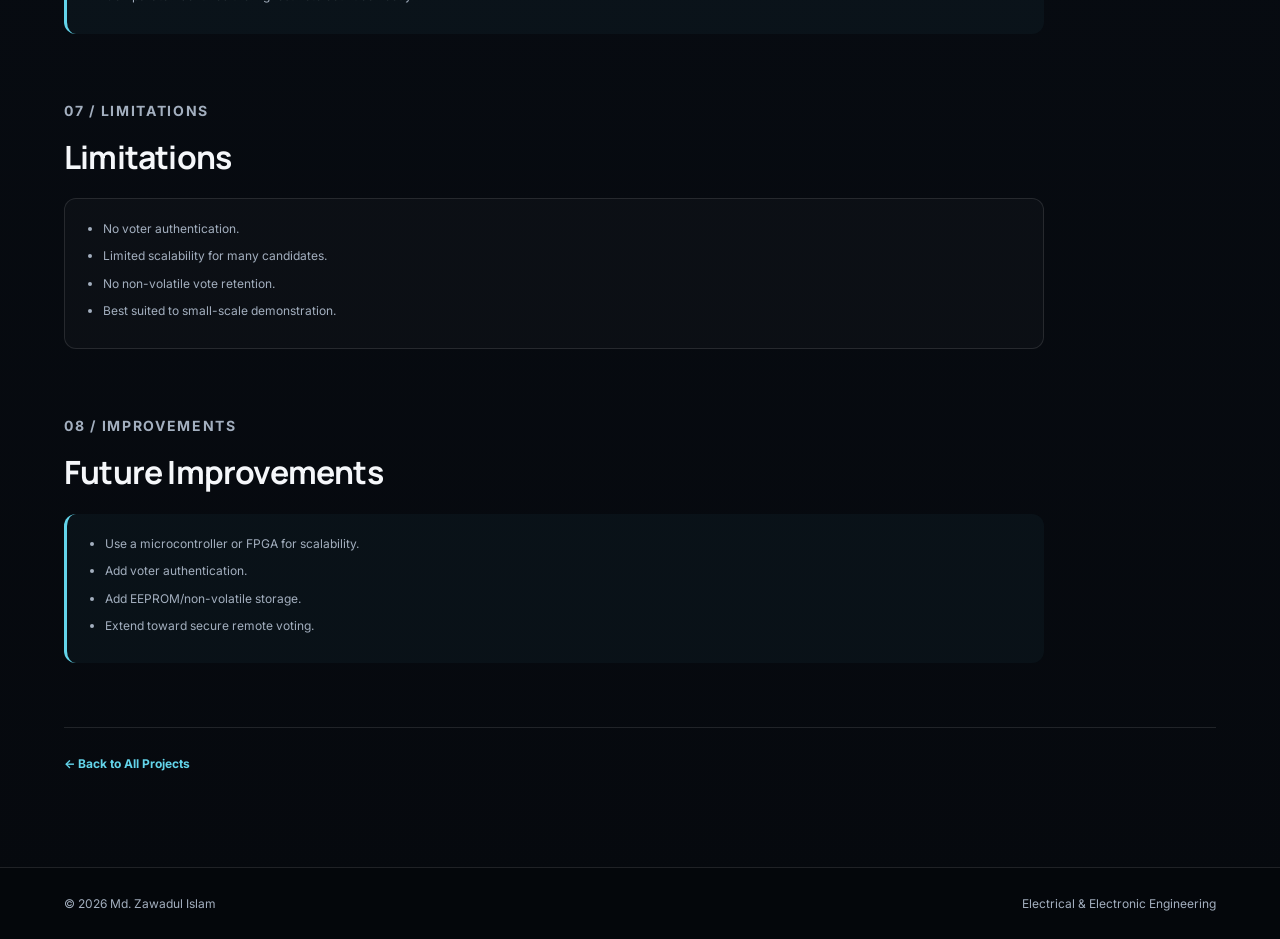
<file: projects/digital-voting-system.html>
<!DOCTYPE html><html lang="en"><head><meta charset="UTF-8"><meta name="viewport" content="width=device-width,initial-scale=1.0"><title>Digital Voting System Using Sequential Logic Circuits | Md. Zawadul Islam</title><link rel="icon" type="image/png" href="../assets/images/favicon.png"><link rel="stylesheet" href="../style.css"><link rel="stylesheet" href="project-page.css"></head><body><header class="header"><nav class="navbar container"><a href="../index.html" class="logo">ZAWADUL <span>/ PORTFOLIO</span></a><ul class="nav-links" id="navLinks"><li><a href="../index.html">Home</a></li><li><a href="../index.html#profile">Profile</a></li><li><a href="../index.html#education">Education</a></li><li><a href="../index.html#projects">Projects</a></li><li><a href="../index.html#experience">Experience</a></li><li><a href="../index.html#capabilities">Capabilities</a></li><li><a href="../index.html#contact">Contact</a></li></ul><button class="menu-btn" id="menuBtn" aria-label="Open navigation menu">☰</button></nav></header><main class="project-page"><div class="container"><a href="../index.html#projects" class="back-link">← Back to Projects</a><section class="project-hero"><p class="project-hero-label">DIGITAL ELECTRONICS / SEQUENTIAL LOGIC</p><h1>Digital Voting System Using Sequential Logic Circuits</h1><p class="project-hero-description">A hardware voting system using counters, seven-segment decoders, debounced switches and comparator logic to count and compare votes in real time.</p><div class="project-meta"><span>74LS90</span><span>74LS47</span><span>74LS83</span><span>74HC85</span><span>Seven-Segment</span></div></section><div class="project-detail-grid"><div class='detail-card'><h3>COURSE</h3><p>EEE 3104 — Digital Electronics-1 Lab</p></div><div class='detail-card'><h3>SYSTEM</h3><p>Sequential Logic Voting</p></div><div class='detail-card'><h3>DISPLAY</h3><p>Seven-Segment Tally</p></div><div class='detail-card'><h3>COMPARISON</h3><p>74HC85 Logic</p></div></div><section class='project-section'><p class='project-section-number'>01 / OVERVIEW</p><h2>Project Overview</h2><p>A sequential-logic voting system that registers, counts, displays and compares candidate votes in real time. Debounced switches feed counters, decoders drive seven-segment displays and comparator logic identifies the highest count.</p></section><section class='project-section'><p class='project-section-number'>02 / PROJECT MEDIA</p><h2>Hardware & Circuit</h2><div class='project-gallery '><figure><img src='../assets/projects/digital-voting/voting-hardware.jpg' alt='Digital voting breadboard hardware'><figcaption>Breadboard Hardware</figcaption></figure><figure><img src='../assets/projects/digital-voting/circuit-diagram.png' alt='Digital voting circuit diagram'><figcaption>Circuit Design</figcaption></figure></div><div class='project-file-buttons'><a class='project-file-button' href='../assets/projects/digital-voting/digital-voting-report.pdf' target='_blank' rel='noopener noreferrer'>View Project Report</a></div></section><section class='project-section'><p class='project-section-number'>03 / OBJECTIVES</p><h2>Project Objectives</h2><div class='result-card'><ul><li>Design a digital voting system using logic circuits.</li><li>Implement counting for each candidate.</li><li>Display vote counts on seven-segment displays.</li><li>Use debounced switches for accurate registration.</li></ul></div></section><section class='project-section'><p class='project-section-number'>04 / COMPONENTS</p><h2>Main Components</h2><div class='component-grid'><div class='component'><strong>74LS90</strong><span>Decade counter for candidate votes.</span></div><div class='component'><strong>74LS47</strong><span>BCD-to-seven-segment decoder.</span></div><div class='component'><strong>74LS83</strong><span>4-bit binary adder included in the logic design.</span></div><div class='component'><strong>74HC85</strong><span>4-bit comparator for vote comparison.</span></div><div class='component'><strong>Seven-Segment Displays</strong><span>Real-time vote tally display.</span></div><div class='component'><strong>Push Buttons</strong><span>Vote input with debouncing.</span></div><div class='component'><strong>LEDs</strong><span>Status/highest-vote indication.</span></div><div class='component'><strong>5 V Supply</strong><span>Powers the logic circuit.</span></div></div></section><section class='project-section'><p class='project-section-number'>05 / WORKING PRINCIPLE</p><h2>Voting Logic</h2><div class='workflow'><div class='workflow-step'><span class='workflow-number'>01</span><p>Voter presses the candidate button.</p></div><div class='workflow-step'><span class='workflow-number'>02</span><p>Debounced input creates one clock pulse.</p></div><div class='workflow-step'><span class='workflow-number'>03</span><p>74LS90 increments the candidate count.</p></div><div class='workflow-step'><span class='workflow-number'>04</span><p>Counter outputs the count in BCD.</p></div><div class='workflow-step'><span class='workflow-number'>05</span><p>74LS47 converts BCD to seven-segment signals.</p></div><div class='workflow-step'><span class='workflow-number'>06</span><p>Display shows the updated tally.</p></div><div class='workflow-step'><span class='workflow-number'>07</span><p>74HC85 compares candidate counts.</p></div><div class='workflow-step'><span class='workflow-number'>08</span><p>Reset clears all counters.</p></div></div></section><section class='project-section'><p class='project-section-number'>06 / OBSERVATIONS</p><h2>Testing & Observations</h2><div class='result-card'><ul><li>Votes were recorded accurately.</li><li>Seven-segment displays showed correct values.</li><li>Debouncing prevented false multiple counts.</li><li>Reset cleared all counters.</li><li>Comparator identified the highest vote count correctly.</li></ul></div></section><section class='project-section'><p class='project-section-number'>07 / LIMITATIONS</p><h2>Limitations</h2><div class='challenge-card'><ul><li>No voter authentication.</li><li>Limited scalability for many candidates.</li><li>No non-volatile vote retention.</li><li>Best suited to small-scale demonstration.</li></ul></div></section><section class='project-section'><p class='project-section-number'>08 / IMPROVEMENTS</p><h2>Future Improvements</h2><div class='result-card'><ul><li>Use a microcontroller or FPGA for scalability.</li><li>Add voter authentication.</li><li>Add EEPROM/non-volatile storage.</li><li>Extend toward secure remote voting.</li></ul></div></section><div class="project-end"><a href="../index.html#projects">← Back to All Projects</a></div></div></main><footer class="footer"><div class="container footer-layout"><p>© 2026 Md. Zawadul Islam</p><p>Electrical & Electronic Engineering</p></div></footer><script src="../script.js"></script></body></html>
</file>
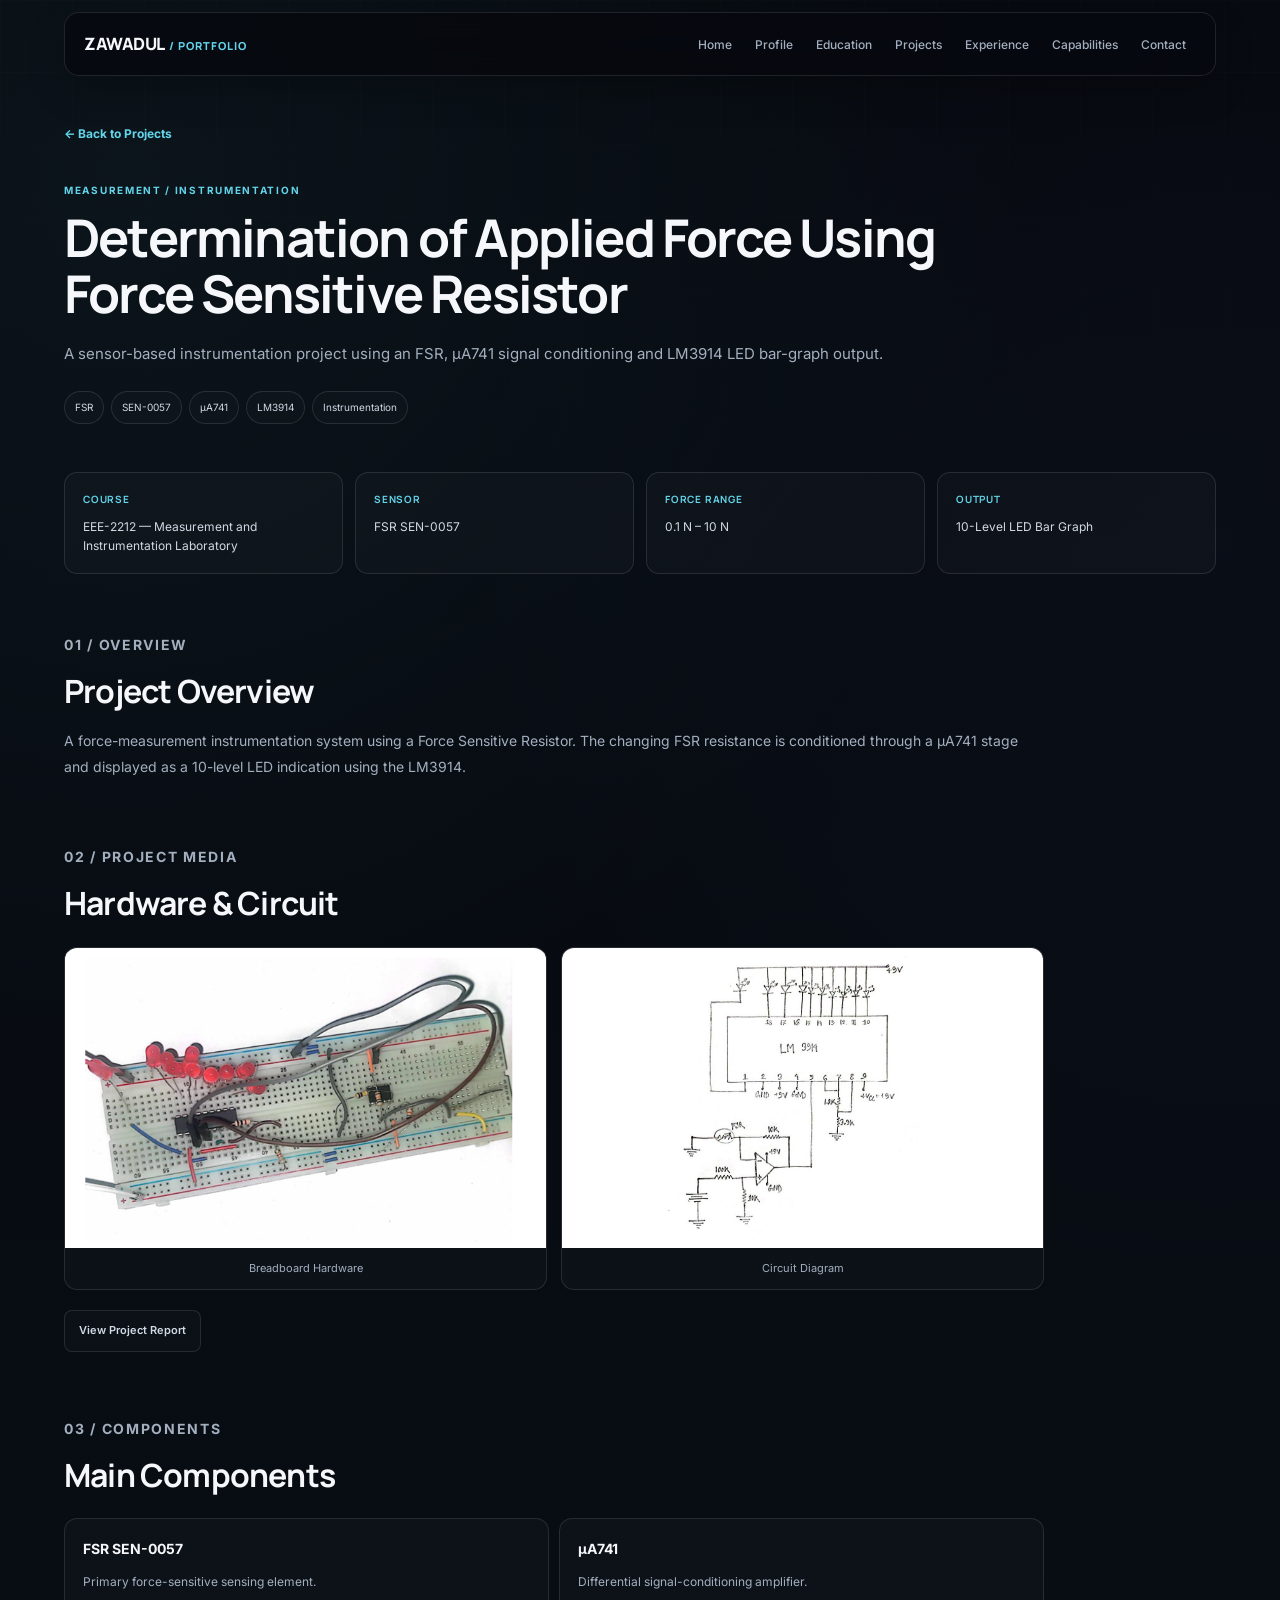
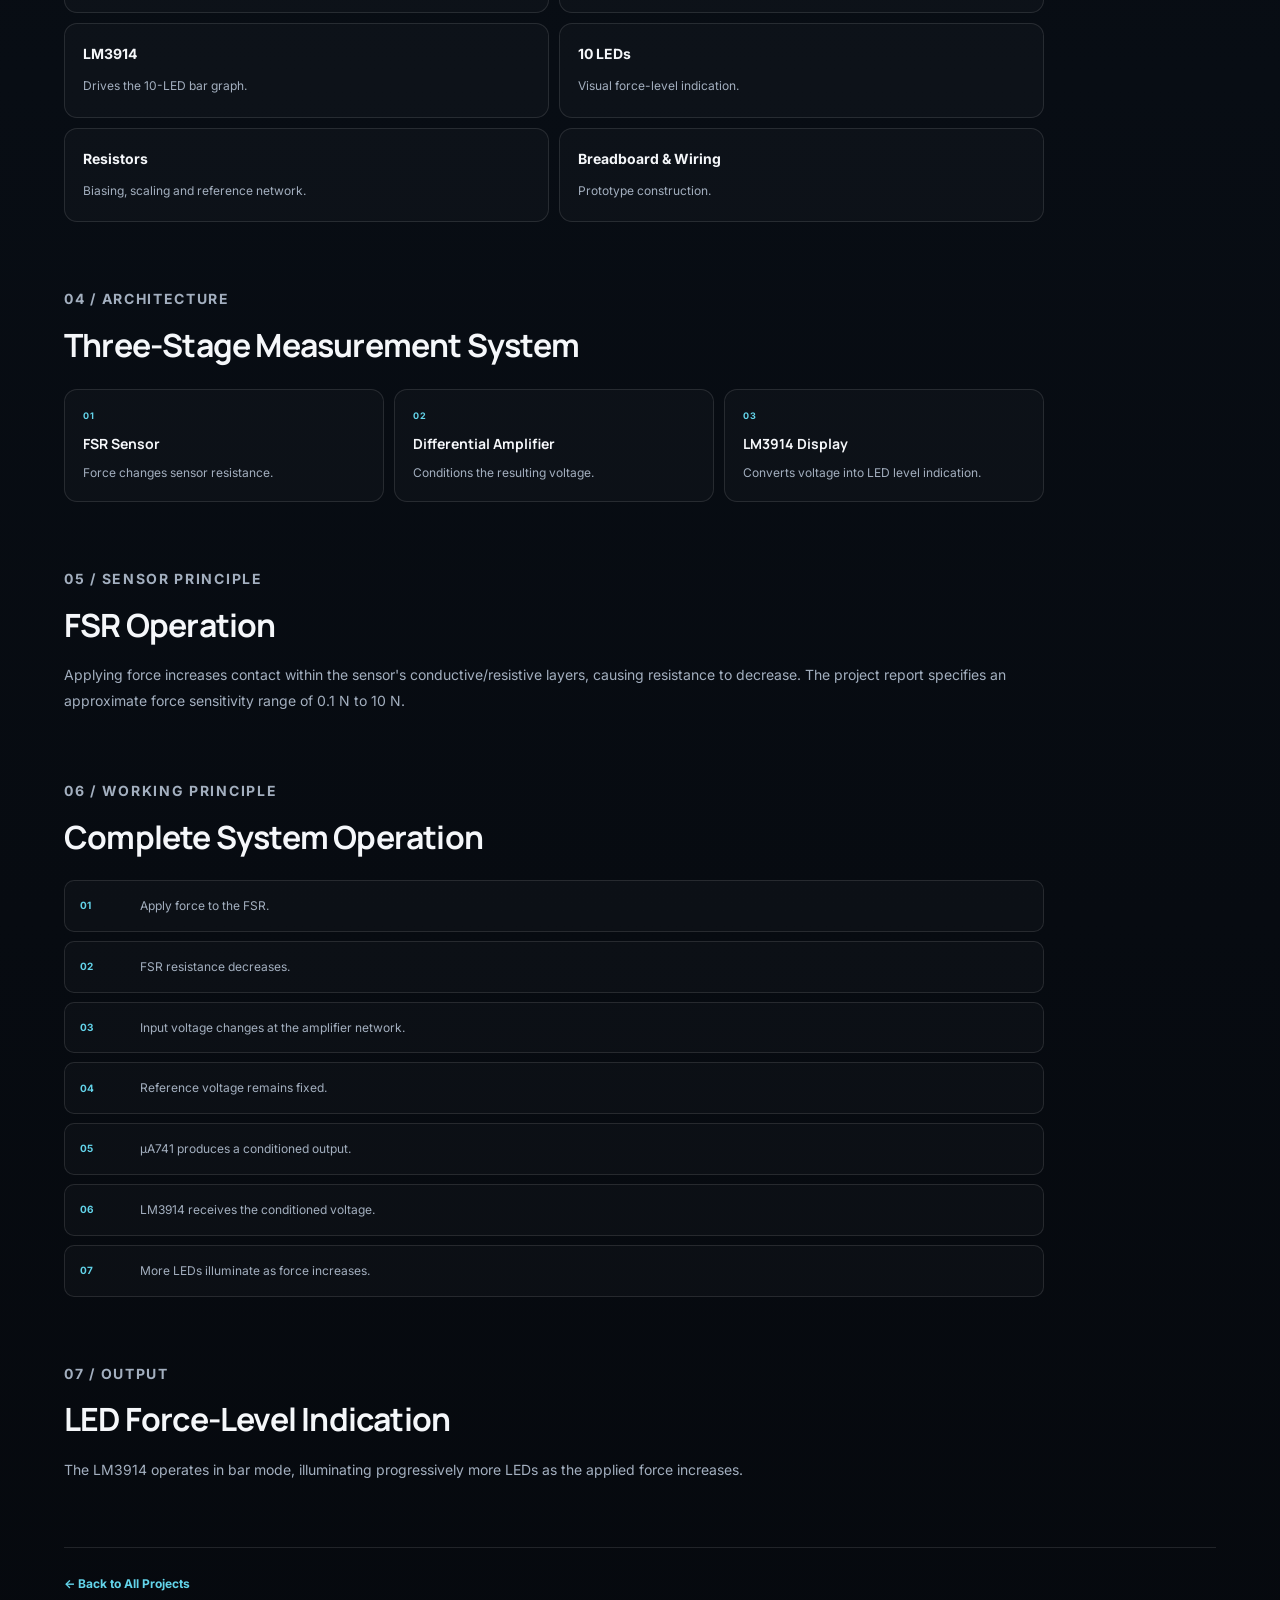
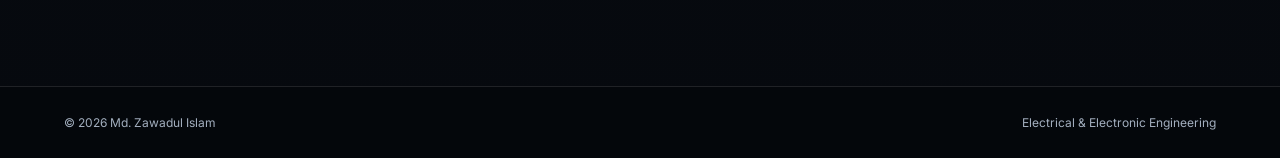
<file: projects/fsr-force-measurement.html>
<!DOCTYPE html><html lang="en"><head><meta charset="UTF-8"><meta name="viewport" content="width=device-width,initial-scale=1.0"><title>Determination of Applied Force Using Force Sensitive Resistor | Md. Zawadul Islam</title><link rel="icon" type="image/png" href="../assets/images/favicon.png"><link rel="stylesheet" href="../style.css"><link rel="stylesheet" href="project-page.css"></head><body><header class="header"><nav class="navbar container"><a href="../index.html" class="logo">ZAWADUL <span>/ PORTFOLIO</span></a><ul class="nav-links" id="navLinks"><li><a href="../index.html">Home</a></li><li><a href="../index.html#profile">Profile</a></li><li><a href="../index.html#education">Education</a></li><li><a href="../index.html#projects">Projects</a></li><li><a href="../index.html#experience">Experience</a></li><li><a href="../index.html#capabilities">Capabilities</a></li><li><a href="../index.html#contact">Contact</a></li></ul><button class="menu-btn" id="menuBtn" aria-label="Open navigation menu">☰</button></nav></header><main class="project-page"><div class="container"><a href="../index.html#projects" class="back-link">← Back to Projects</a><section class="project-hero"><p class="project-hero-label">MEASUREMENT / INSTRUMENTATION</p><h1>Determination of Applied Force Using Force Sensitive Resistor</h1><p class="project-hero-description">A sensor-based instrumentation project using an FSR, µA741 signal conditioning and LM3914 LED bar-graph output.</p><div class="project-meta"><span>FSR</span><span>SEN-0057</span><span>µA741</span><span>LM3914</span><span>Instrumentation</span></div></section><div class="project-detail-grid"><div class='detail-card'><h3>COURSE</h3><p>EEE-2212 — Measurement and Instrumentation Laboratory</p></div><div class='detail-card'><h3>SENSOR</h3><p>FSR SEN-0057</p></div><div class='detail-card'><h3>FORCE RANGE</h3><p>0.1 N – 10 N</p></div><div class='detail-card'><h3>OUTPUT</h3><p>10-Level LED Bar Graph</p></div></div><section class='project-section'><p class='project-section-number'>01 / OVERVIEW</p><h2>Project Overview</h2><p>A force-measurement instrumentation system using a Force Sensitive Resistor. The changing FSR resistance is conditioned through a µA741 stage and displayed as a 10-level LED indication using the LM3914.</p></section><section class='project-section'><p class='project-section-number'>02 / PROJECT MEDIA</p><h2>Hardware & Circuit</h2><div class='project-gallery '><figure><img src='../assets/projects/fsr-force/fsr-hardware.jpg' alt='FSR measurement hardware'><figcaption>Breadboard Hardware</figcaption></figure><figure><img src='../assets/projects/fsr-force/circuit-diagram.png' alt='FSR circuit diagram'><figcaption>Circuit Diagram</figcaption></figure></div><div class='project-file-buttons'><a class='project-file-button' href='../assets/projects/fsr-force/fsr-force-report.pdf' target='_blank' rel='noopener noreferrer'>View Project Report</a></div></section><section class='project-section'><p class='project-section-number'>03 / COMPONENTS</p><h2>Main Components</h2><div class='component-grid'><div class='component'><strong>FSR SEN-0057</strong><span>Primary force-sensitive sensing element.</span></div><div class='component'><strong>µA741</strong><span>Differential signal-conditioning amplifier.</span></div><div class='component'><strong>LM3914</strong><span>Drives the 10-LED bar graph.</span></div><div class='component'><strong>10 LEDs</strong><span>Visual force-level indication.</span></div><div class='component'><strong>Resistors</strong><span>Biasing, scaling and reference network.</span></div><div class='component'><strong>Breadboard &amp; Wiring</strong><span>Prototype construction.</span></div></div></section><section class='project-section'><p class='project-section-number'>04 / ARCHITECTURE</p><h2>Three-Stage Measurement System</h2><div class='stage-grid three'><div class='stage-card'><span class='stage-number'>01</span><h3>FSR Sensor</h3><p>Force changes sensor resistance.</p></div><div class='stage-card'><span class='stage-number'>02</span><h3>Differential Amplifier</h3><p>Conditions the resulting voltage.</p></div><div class='stage-card'><span class='stage-number'>03</span><h3>LM3914 Display</h3><p>Converts voltage into LED level indication.</p></div></div></section><section class='project-section'><p class='project-section-number'>05 / SENSOR PRINCIPLE</p><h2>FSR Operation</h2><p>Applying force increases contact within the sensor's conductive/resistive layers, causing resistance to decrease. The project report specifies an approximate force sensitivity range of 0.1 N to 10 N.</p></section><section class='project-section'><p class='project-section-number'>06 / WORKING PRINCIPLE</p><h2>Complete System Operation</h2><div class='workflow'><div class='workflow-step'><span class='workflow-number'>01</span><p>Apply force to the FSR.</p></div><div class='workflow-step'><span class='workflow-number'>02</span><p>FSR resistance decreases.</p></div><div class='workflow-step'><span class='workflow-number'>03</span><p>Input voltage changes at the amplifier network.</p></div><div class='workflow-step'><span class='workflow-number'>04</span><p>Reference voltage remains fixed.</p></div><div class='workflow-step'><span class='workflow-number'>05</span><p>µA741 produces a conditioned output.</p></div><div class='workflow-step'><span class='workflow-number'>06</span><p>LM3914 receives the conditioned voltage.</p></div><div class='workflow-step'><span class='workflow-number'>07</span><p>More LEDs illuminate as force increases.</p></div></div></section><section class='project-section'><p class='project-section-number'>07 / OUTPUT</p><h2>LED Force-Level Indication</h2><p>The LM3914 operates in bar mode, illuminating progressively more LEDs as the applied force increases.</p></section><div class="project-end"><a href="../index.html#projects">← Back to All Projects</a></div></div></main><footer class="footer"><div class="container footer-layout"><p>© 2026 Md. Zawadul Islam</p><p>Electrical & Electronic Engineering</p></div></footer><script src="../script.js"></script></body></html>
</file>
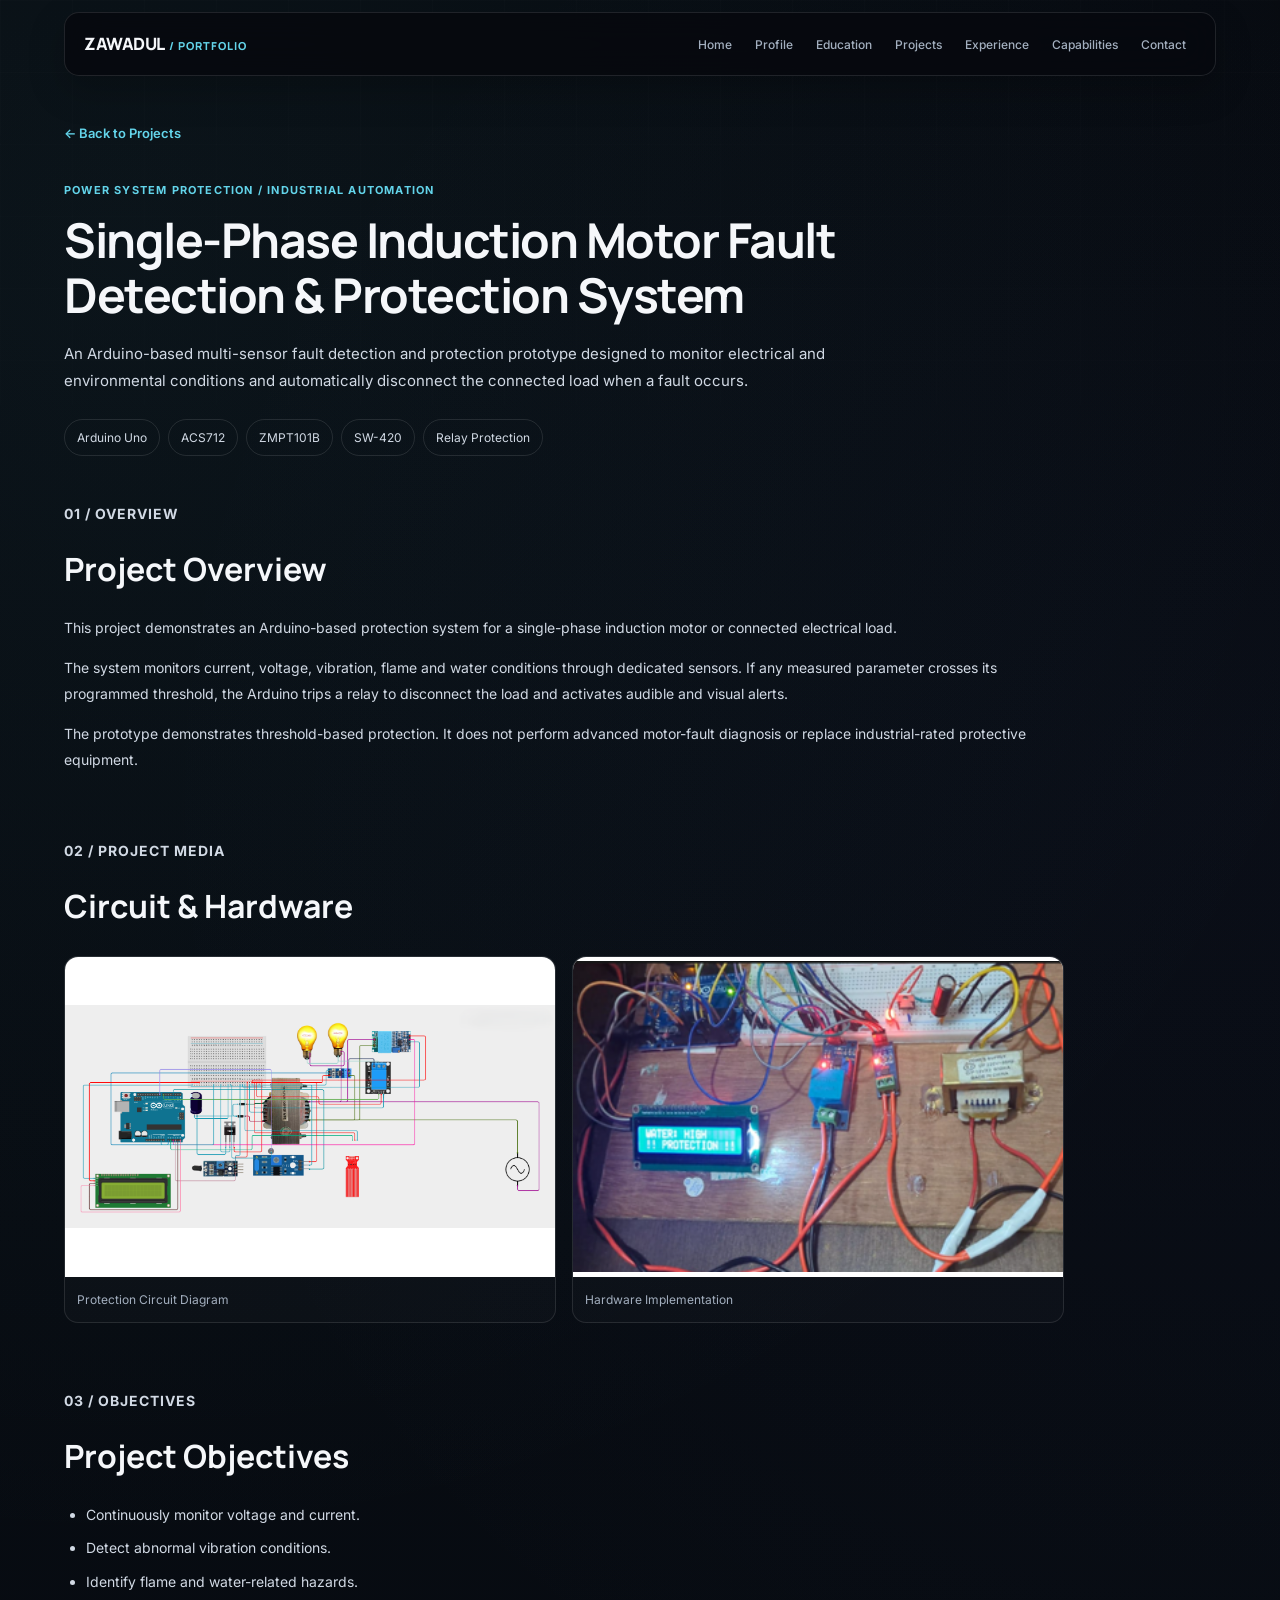
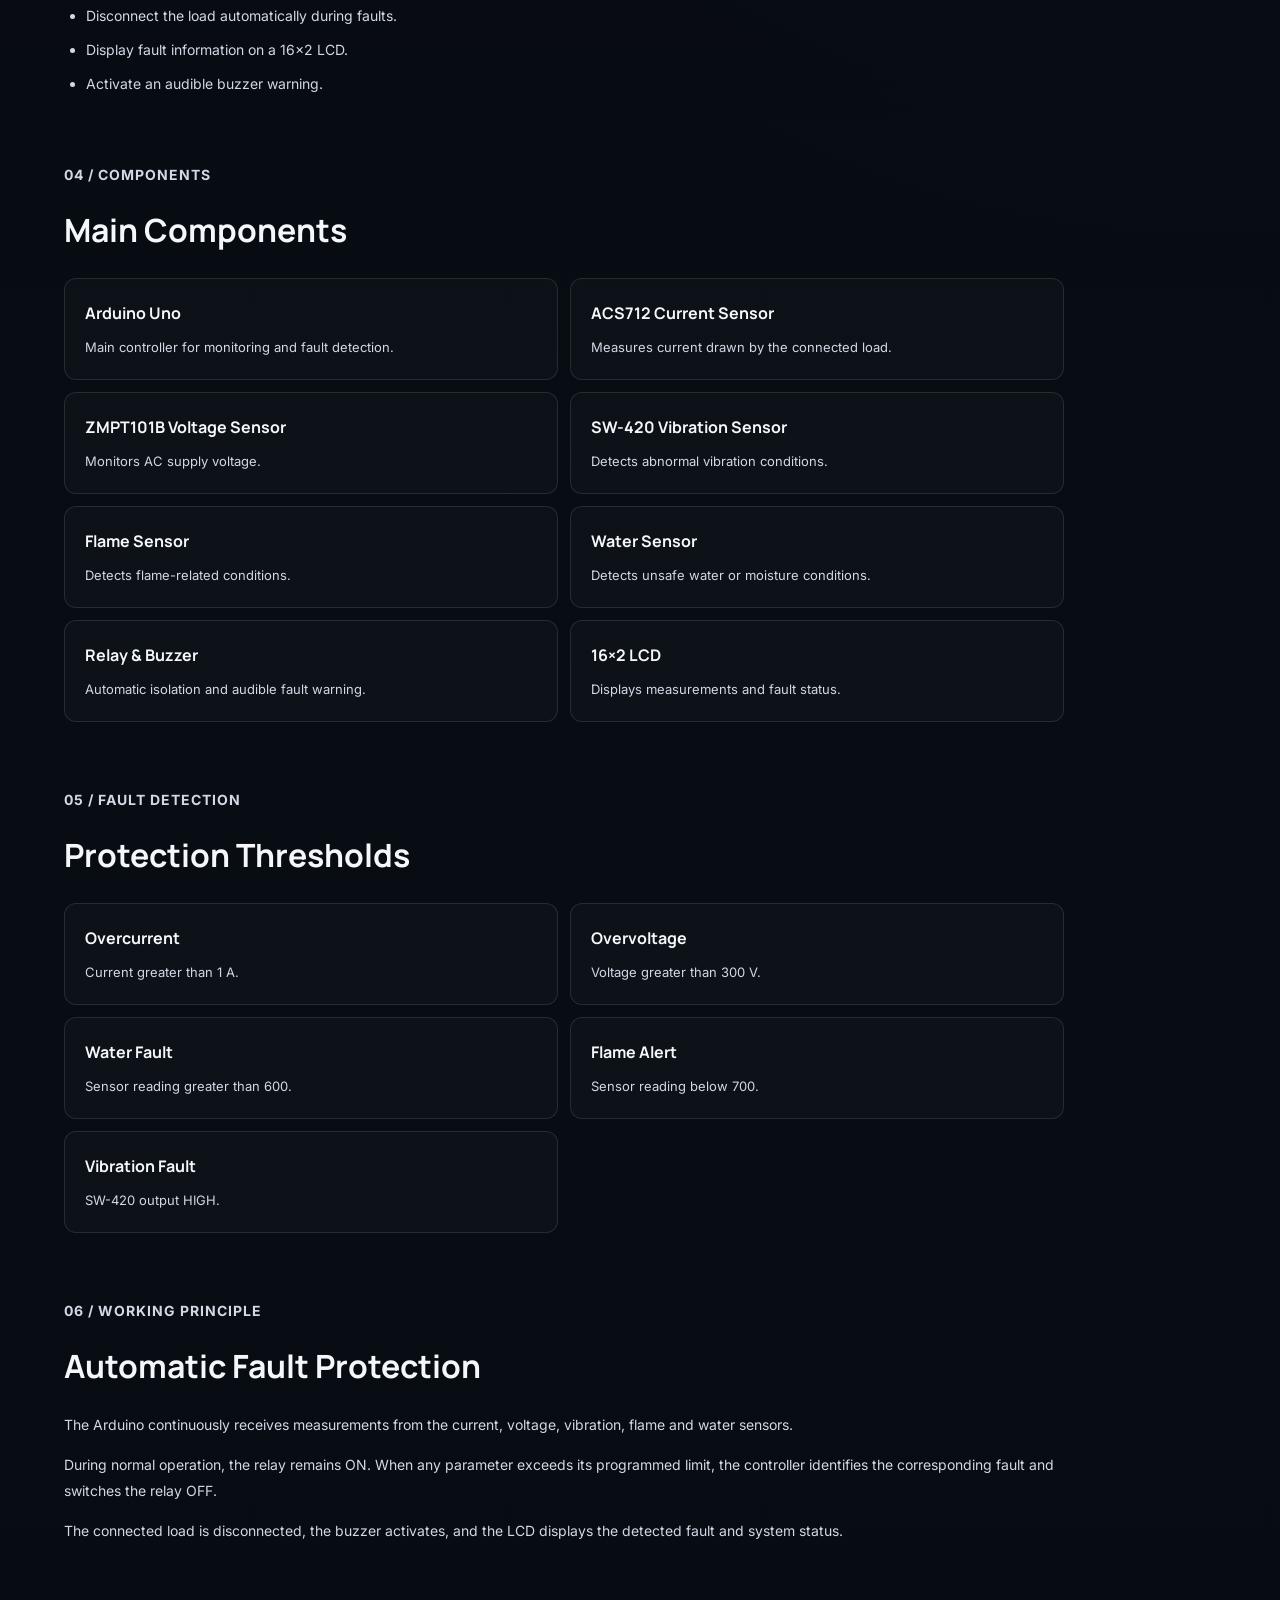
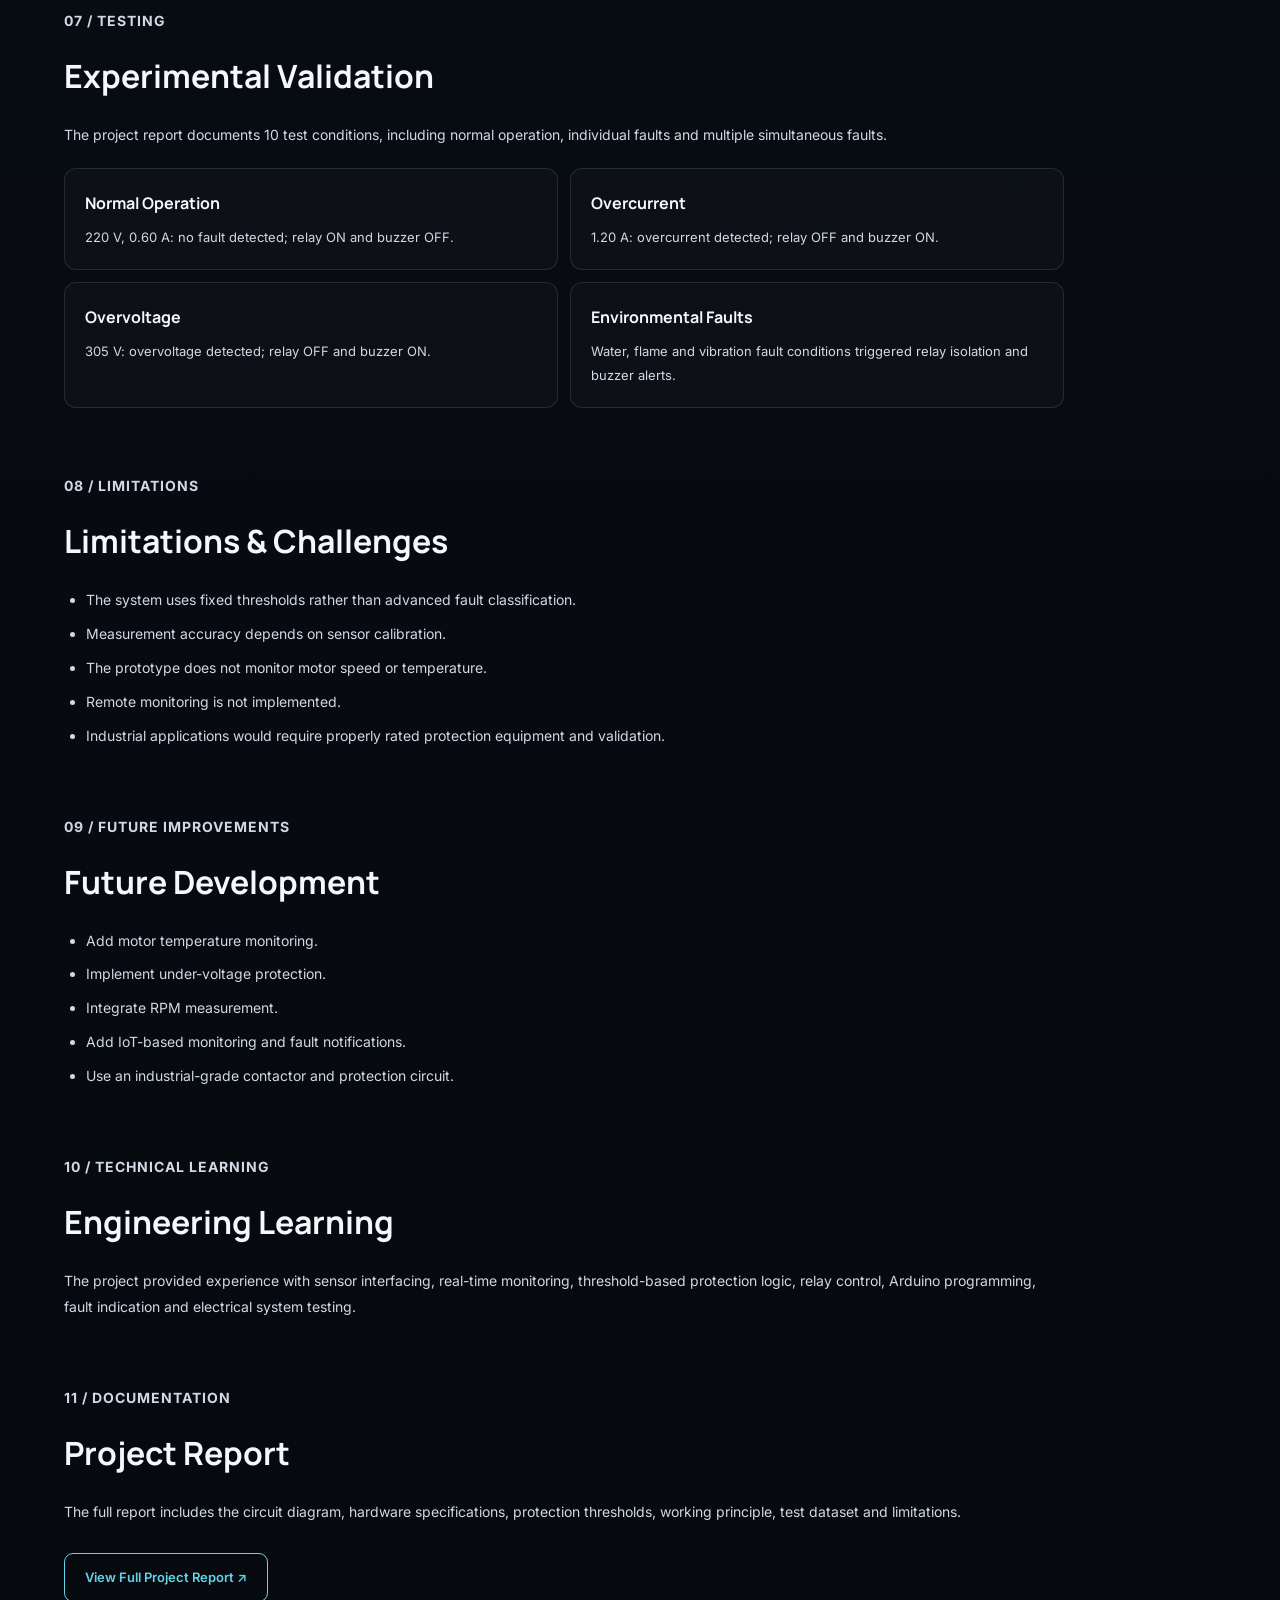
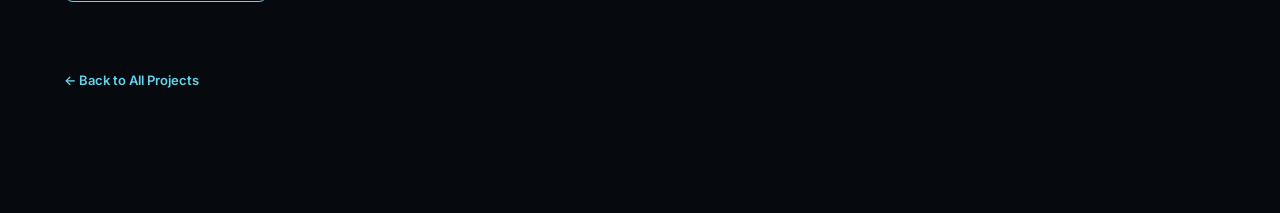
<file: projects/induction-motor-protection.html>
<!DOCTYPE html>
<html lang="en">
<head>
  <meta charset="UTF-8">
  <meta name="viewport" content="width=device-width, initial-scale=1.0">

  <title>Induction Motor Protection | Zawadul Portfolio</title>

  <meta name="description"
    content="Arduino-based single-phase induction motor fault detection and protection using multiple sensors and automatic relay isolation.">

  <link rel="stylesheet" href="../style.css">

  <style>
    .project-page { padding: 120px 0 85px; }

    .project-back {
      display: inline-block;
      margin-bottom: 36px;
      color: var(--accent);
      font-size: 13px;
      font-weight: 600;
    }

    .case-label {
      color: var(--accent);
      font-size: 11px;
      font-weight: 700;
      letter-spacing: 1.2px;
      margin-bottom: 12px;
    }

    .case-hero h1 {
      font-size: clamp(32px, 4vw, 48px);
      line-height: 1.15;
      letter-spacing: -1.5px;
      max-width: 900px;
      margin-bottom: 18px;
    }

    .case-description {
      color: var(--text-soft);
      font-size: 15px;
      line-height: 1.8;
      max-width: 850px;
    }

    .case-tags {
      display: flex;
      flex-wrap: wrap;
      gap: 8px;
      margin: 25px 0 45px;
    }

    .case-tags span {
      border: 1px solid var(--line);
      border-radius: 20px;
      padding: 7px 12px;
      color: var(--text-soft);
      font-size: 12px;
    }

    .case-section {
      max-width: 1000px;
      margin-bottom: 65px;
    }

    .case-number {
      color: var(--accent);
      font-size: 11px;
      font-weight: 700;
      letter-spacing: 1px;
      margin-bottom: 10px;
    }

    .case-section h2 {
      font-size: clamp(24px, 3vw, 32px);
      margin-bottom: 18px;
    }

    .case-section p,
    .case-section li {
      color: var(--text-soft);
      font-size: 14px;
      line-height: 1.85;
    }

    .case-section p { margin-bottom: 14px; }

    .case-section ul {
      padding-left: 22px;
      list-style: disc;
    }

    .case-section li { margin-bottom: 8px; }

    .case-gallery {
      display: grid;
      grid-template-columns: repeat(2, minmax(0, 1fr));
      gap: 16px;
      margin-top: 22px;
    }

    .case-gallery figure {
      border: 1px solid var(--line);
      border-radius: 14px;
      overflow: hidden;
      background: rgba(255,255,255,.02);
    }

    .case-gallery img {
      width: 100%;
      height: 320px;
      object-fit: contain;
      background: #fff;
    }

    .case-gallery figcaption {
      padding: 12px;
      color: var(--muted);
      font-size: 12px;
    }

    .case-grid {
      display: grid;
      grid-template-columns: repeat(2, minmax(0, 1fr));
      gap: 12px;
      margin-top: 20px;
    }

    .case-card {
      padding: 20px;
      border: 1px solid var(--line);
      border-radius: 12px;
      background: rgba(255,255,255,.025);
    }

    .case-card h3 {
      font-size: 16px;
      margin-bottom: 8px;
    }

    .case-card p {
      font-size: 13px;
      margin: 0;
    }

    .case-highlight {
      padding: 22px;
      border-left: 3px solid var(--accent);
      background: rgba(99,212,234,.045);
      border-radius: 10px;
      margin-top: 20px;
    }

    .case-button {
      display: inline-flex;
      padding: 12px 20px;
      border: 1px solid var(--accent);
      border-radius: 9px;
      color: var(--accent);
      font-size: 13px;
      font-weight: 600;
      margin-top: 15px;
    }

    @media (max-width: 760px) {
      .project-page { padding: 95px 0 65px; }
      .case-hero h1 { font-size: 30px; }
      .case-description { font-size: 14px; }
      .case-gallery,
      .case-grid { grid-template-columns: 1fr; }
      .case-gallery img { height: 240px; }
      .case-section p,
      .case-section li { font-size: 13px; }
    }
  </style>
</head>

<body>

<header class="header">
  <nav class="navbar container">

    <a href="../index.html" class="logo">
      ZAWADUL <span>/ PORTFOLIO</span>
    </a>

    <ul class="nav-links" id="navLinks">
      <li><a href="../index.html">Home</a></li>
      <li><a href="../index.html#profile">Profile</a></li>
      <li><a href="../index.html#education">Education</a></li>
      <li><a href="../index.html#projects">Projects</a></li>
      <li><a href="../index.html#experience">Experience</a></li>
      <li><a href="../index.html#capabilities">Capabilities</a></li>
      <li><a href="../index.html#contact">Contact</a></li>
    </ul>

    <button class="menu-btn" id="menuBtn"
      aria-label="Open menu">☰</button>
  </nav>
</header>

<main class="project-page">
<div class="container">

<a class="project-back" href="../index.html#projects">
  ← Back to Projects
</a>

<section class="case-hero">
  <p class="case-label">
    POWER SYSTEM PROTECTION / INDUSTRIAL AUTOMATION
  </p>

  <h1>
    Single-Phase Induction Motor
    Fault Detection & Protection System
  </h1>

  <p class="case-description">
    An Arduino-based multi-sensor fault detection and
    protection prototype designed to monitor electrical
    and environmental conditions and automatically
    disconnect the connected load when a fault occurs.
  </p>

  <div class="case-tags">
    <span>Arduino Uno</span>
    <span>ACS712</span>
    <span>ZMPT101B</span>
    <span>SW-420</span>
    <span>Relay Protection</span>
  </div>
</section>

<section class="case-section">
  <p class="case-number">01 / OVERVIEW</p>
  <h2>Project Overview</h2>

  <p>
    This project demonstrates an Arduino-based protection
    system for a single-phase induction motor or
    connected electrical load.
  </p>

  <p>
    The system monitors current, voltage, vibration,
    flame and water conditions through dedicated sensors.
    If any measured parameter crosses its programmed
    threshold, the Arduino trips a relay to disconnect
    the load and activates audible and visual alerts.
  </p>

  <p>
    The prototype demonstrates threshold-based protection.
    It does not perform advanced motor-fault diagnosis
    or replace industrial-rated protective equipment.
  </p>
</section>

<section class="case-section">
  <p class="case-number">02 / PROJECT MEDIA</p>
  <h2>Circuit & Hardware</h2>

  <div class="case-gallery">
    <figure>
      <img
        src="../assets/projects/induction-motor-protection/motor-circuit.png"
        alt="Induction motor protection circuit diagram"
      >
      <figcaption>Protection Circuit Diagram</figcaption>
    </figure>

    <figure>
      <img
        src="../assets/projects/induction-motor-protection/motor-hardware.jpg"
        alt="Induction motor protection prototype"
      >
      <figcaption>Hardware Implementation</figcaption>
    </figure>
  </div>
</section>

<section class="case-section">
  <p class="case-number">03 / OBJECTIVES</p>
  <h2>Project Objectives</h2>

  <ul>
    <li>Continuously monitor voltage and current.</li>
    <li>Detect abnormal vibration conditions.</li>
    <li>Identify flame and water-related hazards.</li>
    <li>Disconnect the load automatically during faults.</li>
    <li>Display fault information on a 16×2 LCD.</li>
    <li>Activate an audible buzzer warning.</li>
  </ul>
</section>

<section class="case-section">
  <p class="case-number">04 / COMPONENTS</p>
  <h2>Main Components</h2>

  <div class="case-grid">
    <div class="case-card">
      <h3>Arduino Uno</h3>
      <p>Main controller for monitoring and fault detection.</p>
    </div>

    <div class="case-card">
      <h3>ACS712 Current Sensor</h3>
      <p>Measures current drawn by the connected load.</p>
    </div>

    <div class="case-card">
      <h3>ZMPT101B Voltage Sensor</h3>
      <p>Monitors AC supply voltage.</p>
    </div>

    <div class="case-card">
      <h3>SW-420 Vibration Sensor</h3>
      <p>Detects abnormal vibration conditions.</p>
    </div>

    <div class="case-card">
      <h3>Flame Sensor</h3>
      <p>Detects flame-related conditions.</p>
    </div>

    <div class="case-card">
      <h3>Water Sensor</h3>
      <p>Detects unsafe water or moisture conditions.</p>
    </div>

    <div class="case-card">
      <h3>Relay & Buzzer</h3>
      <p>Automatic isolation and audible fault warning.</p>
    </div>

    <div class="case-card">
      <h3>16×2 LCD</h3>
      <p>Displays measurements and fault status.</p>
    </div>
  </div>
</section>

<section class="case-section">
  <p class="case-number">05 / FAULT DETECTION</p>
  <h2>Protection Thresholds</h2>

  <div class="case-grid">
    <div class="case-card">
      <h3>Overcurrent</h3>
      <p>Current greater than 1 A.</p>
    </div>

    <div class="case-card">
      <h3>Overvoltage</h3>
      <p>Voltage greater than 300 V.</p>
    </div>

    <div class="case-card">
      <h3>Water Fault</h3>
      <p>Sensor reading greater than 600.</p>
    </div>

    <div class="case-card">
      <h3>Flame Alert</h3>
      <p>Sensor reading below 700.</p>
    </div>

    <div class="case-card">
      <h3>Vibration Fault</h3>
      <p>SW-420 output HIGH.</p>
    </div>
  </div>
</section>

<section class="case-section">
  <p class="case-number">06 / WORKING PRINCIPLE</p>
  <h2>Automatic Fault Protection</h2>

  <p>
    The Arduino continuously receives measurements
    from the current, voltage, vibration, flame and
    water sensors.
  </p>

  <p>
    During normal operation, the relay remains ON.
    When any parameter exceeds its programmed limit,
    the controller identifies the corresponding fault
    and switches the relay OFF.
  </p>

  <p>
    The connected load is disconnected, the buzzer
    activates, and the LCD displays the detected
    fault and system status.
  </p>
</section>

<section class="case-section">
  <p class="case-number">07 / TESTING</p>
  <h2>Experimental Validation</h2>

  <p>
    The project report documents 10 test conditions,
    including normal operation, individual faults
    and multiple simultaneous faults.
  </p>

  <div class="case-grid">
    <div class="case-card">
      <h3>Normal Operation</h3>
      <p>
        220 V, 0.60 A: no fault detected;
        relay ON and buzzer OFF.
      </p>
    </div>

    <div class="case-card">
      <h3>Overcurrent</h3>
      <p>
        1.20 A: overcurrent detected;
        relay OFF and buzzer ON.
      </p>
    </div>

    <div class="case-card">
      <h3>Overvoltage</h3>
      <p>
        305 V: overvoltage detected;
        relay OFF and buzzer ON.
      </p>
    </div>

    <div class="case-card">
      <h3>Environmental Faults</h3>
      <p>
        Water, flame and vibration fault conditions
        triggered relay isolation and buzzer alerts.
      </p>
    </div>
  </div>
</section>

<section class="case-section">
  <p class="case-number">08 / LIMITATIONS</p>
  <h2>Limitations & Challenges</h2>

  <ul>
    <li>
      The system uses fixed thresholds rather than
      advanced fault classification.
    </li>
    <li>
      Measurement accuracy depends on sensor calibration.
    </li>
    <li>
      The prototype does not monitor motor speed
      or temperature.
    </li>
    <li>
      Remote monitoring is not implemented.
    </li>
    <li>
      Industrial applications would require properly
      rated protection equipment and validation.
    </li>
  </ul>
</section>

<section class="case-section">
  <p class="case-number">09 / FUTURE IMPROVEMENTS</p>
  <h2>Future Development</h2>

  <ul>
    <li>Add motor temperature monitoring.</li>
    <li>Implement under-voltage protection.</li>
    <li>Integrate RPM measurement.</li>
    <li>Add IoT-based monitoring and fault notifications.</li>
    <li>Use an industrial-grade contactor and protection circuit.</li>
  </ul>
</section>

<section class="case-section">
  <p class="case-number">10 / TECHNICAL LEARNING</p>
  <h2>Engineering Learning</h2>

  <p>
    The project provided experience with
    sensor interfacing, real-time monitoring,
    threshold-based protection logic,
    relay control, Arduino programming,
    fault indication and electrical system testing.
  </p>
</section>

<section class="case-section">
  <p class="case-number">11 / DOCUMENTATION</p>
  <h2>Project Report</h2>

  <p>
    The full report includes the circuit diagram,
    hardware specifications, protection thresholds,
    working principle, test dataset and limitations.
  </p>

  <a
    href="../assets/projects/induction-motor-protection/motor-report.pdf"
    target="_blank"
    rel="noopener noreferrer"
    class="case-button"
  >
    View Full Project Report ↗
  </a>
</section>

<a class="project-back" href="../index.html#projects">
  ← Back to All Projects
</a>

</div>
</main>

<script src="../script.js"></script>
</body>
</html>
</file>
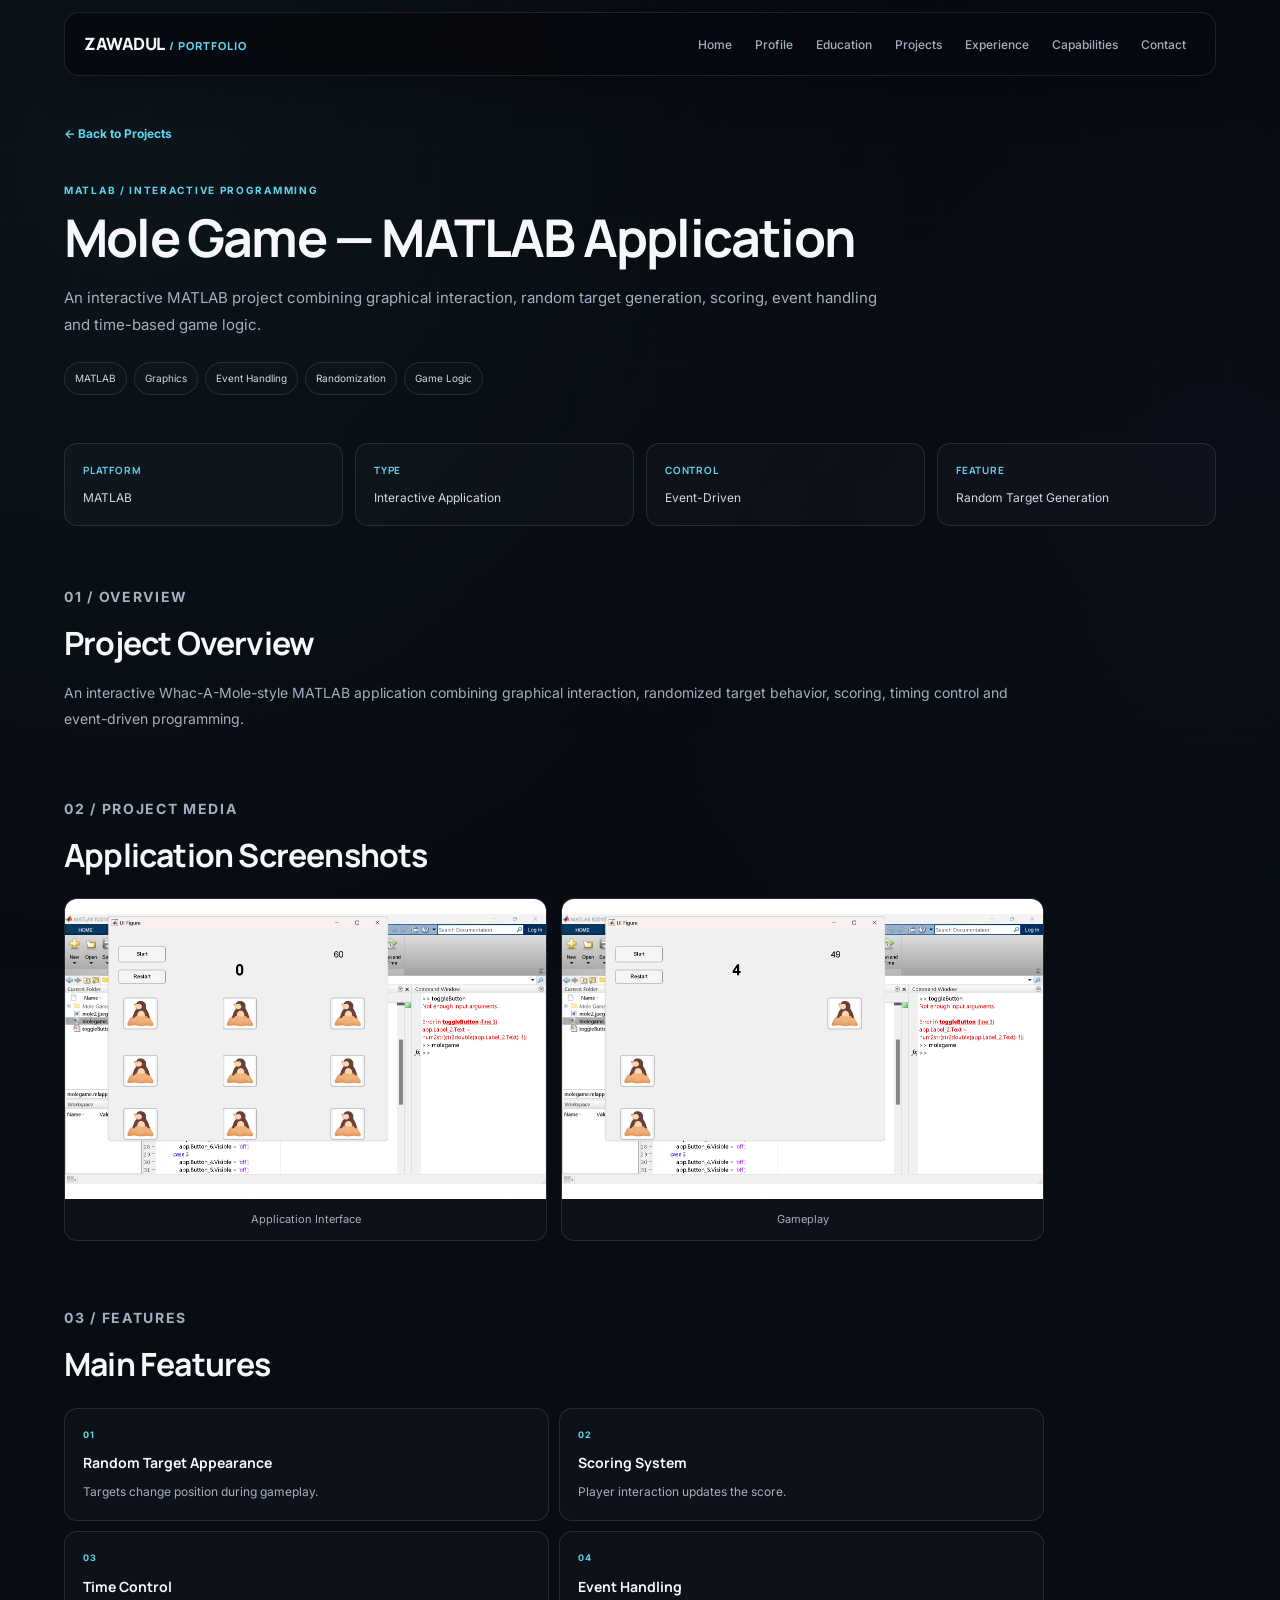
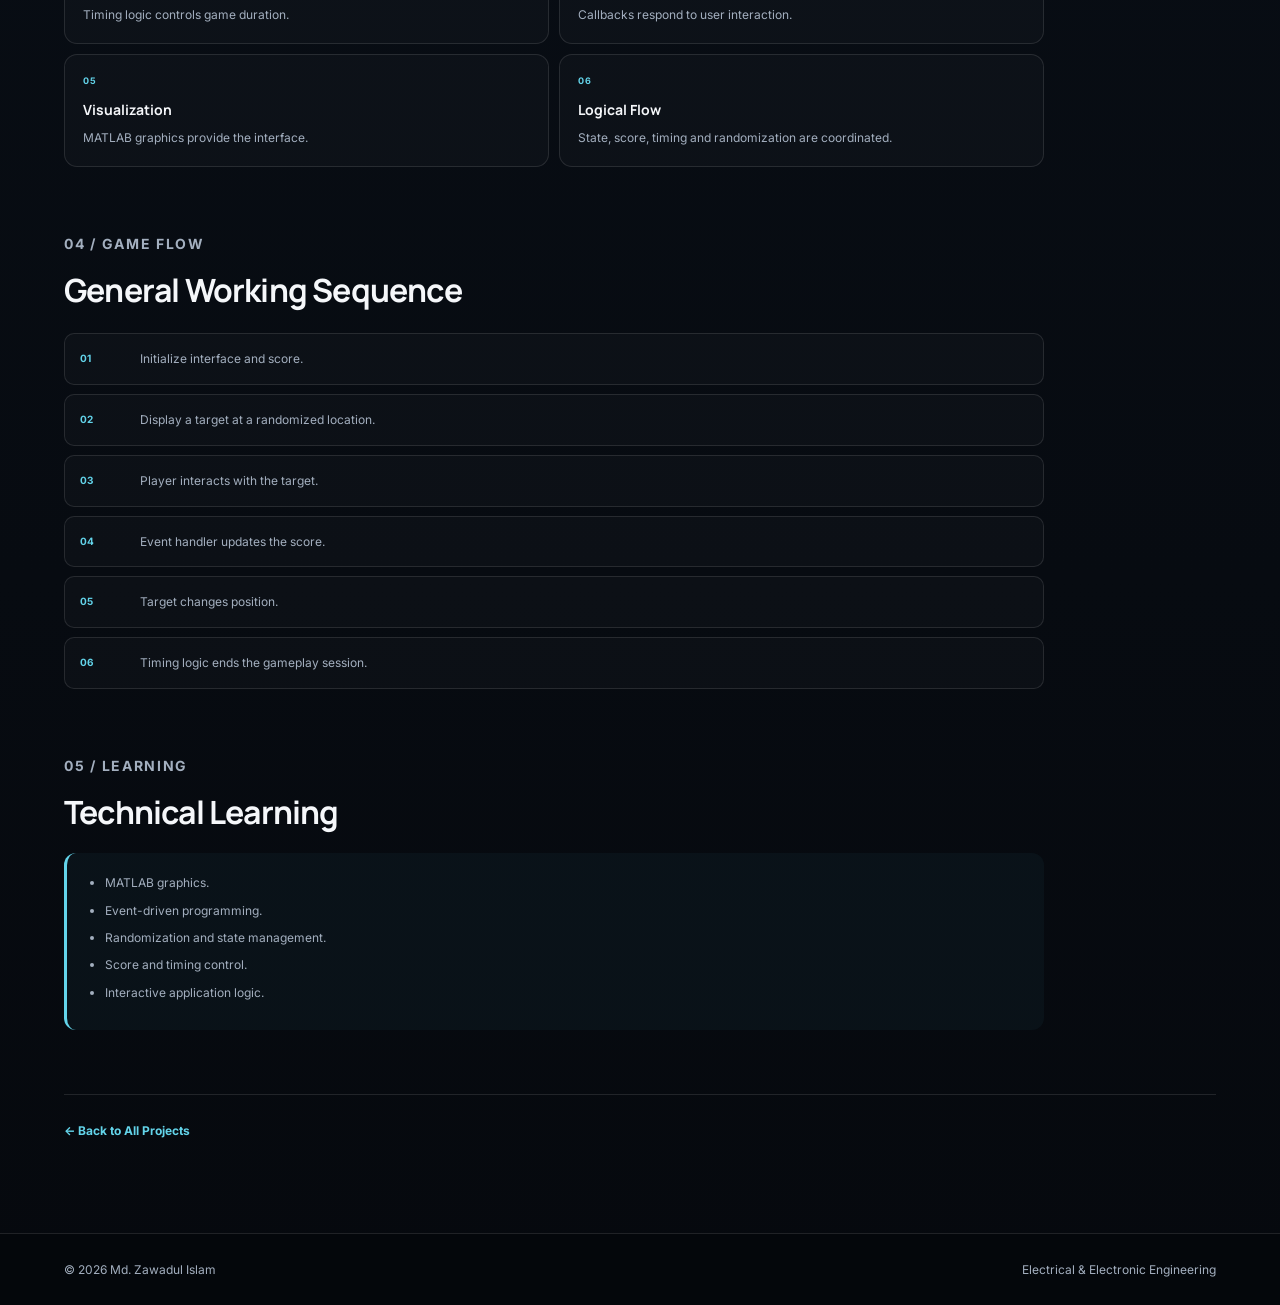
<file: projects/mole-game.html>
<!DOCTYPE html><html lang="en"><head><meta charset="UTF-8"><meta name="viewport" content="width=device-width,initial-scale=1.0"><title>Mole Game — MATLAB Application | Md. Zawadul Islam</title><link rel="icon" type="image/png" href="../assets/images/favicon.png"><link rel="stylesheet" href="../style.css"><link rel="stylesheet" href="project-page.css"></head><body><header class="header"><nav class="navbar container"><a href="../index.html" class="logo">ZAWADUL <span>/ PORTFOLIO</span></a><ul class="nav-links" id="navLinks"><li><a href="../index.html">Home</a></li><li><a href="../index.html#profile">Profile</a></li><li><a href="../index.html#education">Education</a></li><li><a href="../index.html#projects">Projects</a></li><li><a href="../index.html#experience">Experience</a></li><li><a href="../index.html#capabilities">Capabilities</a></li><li><a href="../index.html#contact">Contact</a></li></ul><button class="menu-btn" id="menuBtn" aria-label="Open navigation menu">☰</button></nav></header><main class="project-page"><div class="container"><a href="../index.html#projects" class="back-link">← Back to Projects</a><section class="project-hero"><p class="project-hero-label">MATLAB / INTERACTIVE PROGRAMMING</p><h1>Mole Game — MATLAB Application</h1><p class="project-hero-description">An interactive MATLAB project combining graphical interaction, random target generation, scoring, event handling and time-based game logic.</p><div class="project-meta"><span>MATLAB</span><span>Graphics</span><span>Event Handling</span><span>Randomization</span><span>Game Logic</span></div></section><div class="project-detail-grid"><div class='detail-card'><h3>PLATFORM</h3><p>MATLAB</p></div><div class='detail-card'><h3>TYPE</h3><p>Interactive Application</p></div><div class='detail-card'><h3>CONTROL</h3><p>Event-Driven</p></div><div class='detail-card'><h3>FEATURE</h3><p>Random Target Generation</p></div></div><section class='project-section'><p class='project-section-number'>01 / OVERVIEW</p><h2>Project Overview</h2><p>An interactive Whac-A-Mole-style MATLAB application combining graphical interaction, randomized target behavior, scoring, timing control and event-driven programming.</p></section><section class='project-section'><p class='project-section-number'>02 / PROJECT MEDIA</p><h2>Application Screenshots</h2><div class='project-gallery '><figure><img src='../assets/projects/mole-game/mole-game-screen-1.png' alt='Mole Game application screenshot'><figcaption>Application Interface</figcaption></figure><figure><img src='../assets/projects/mole-game/mole-game-screen-2.png' alt='Mole Game gameplay screenshot'><figcaption>Gameplay</figcaption></figure></div></section><section class='project-section'><p class='project-section-number'>03 / FEATURES</p><h2>Main Features</h2><div class='stage-grid'><div class='stage-card'><span class='stage-number'>01</span><h3>Random Target Appearance</h3><p>Targets change position during gameplay.</p></div><div class='stage-card'><span class='stage-number'>02</span><h3>Scoring System</h3><p>Player interaction updates the score.</p></div><div class='stage-card'><span class='stage-number'>03</span><h3>Time Control</h3><p>Timing logic controls game duration.</p></div><div class='stage-card'><span class='stage-number'>04</span><h3>Event Handling</h3><p>Callbacks respond to user interaction.</p></div><div class='stage-card'><span class='stage-number'>05</span><h3>Visualization</h3><p>MATLAB graphics provide the interface.</p></div><div class='stage-card'><span class='stage-number'>06</span><h3>Logical Flow</h3><p>State, score, timing and randomization are coordinated.</p></div></div></section><section class='project-section'><p class='project-section-number'>04 / GAME FLOW</p><h2>General Working Sequence</h2><div class='workflow'><div class='workflow-step'><span class='workflow-number'>01</span><p>Initialize interface and score.</p></div><div class='workflow-step'><span class='workflow-number'>02</span><p>Display a target at a randomized location.</p></div><div class='workflow-step'><span class='workflow-number'>03</span><p>Player interacts with the target.</p></div><div class='workflow-step'><span class='workflow-number'>04</span><p>Event handler updates the score.</p></div><div class='workflow-step'><span class='workflow-number'>05</span><p>Target changes position.</p></div><div class='workflow-step'><span class='workflow-number'>06</span><p>Timing logic ends the gameplay session.</p></div></div></section><section class='project-section'><p class='project-section-number'>05 / LEARNING</p><h2>Technical Learning</h2><div class='result-card'><ul><li>MATLAB graphics.</li><li>Event-driven programming.</li><li>Randomization and state management.</li><li>Score and timing control.</li><li>Interactive application logic.</li></ul></div></section><div class="project-end"><a href="../index.html#projects">← Back to All Projects</a></div></div></main><footer class="footer"><div class="container footer-layout"><p>© 2026 Md. Zawadul Islam</p><p>Electrical & Electronic Engineering</p></div></footer><script src="../script.js"></script></body></html>
</file>
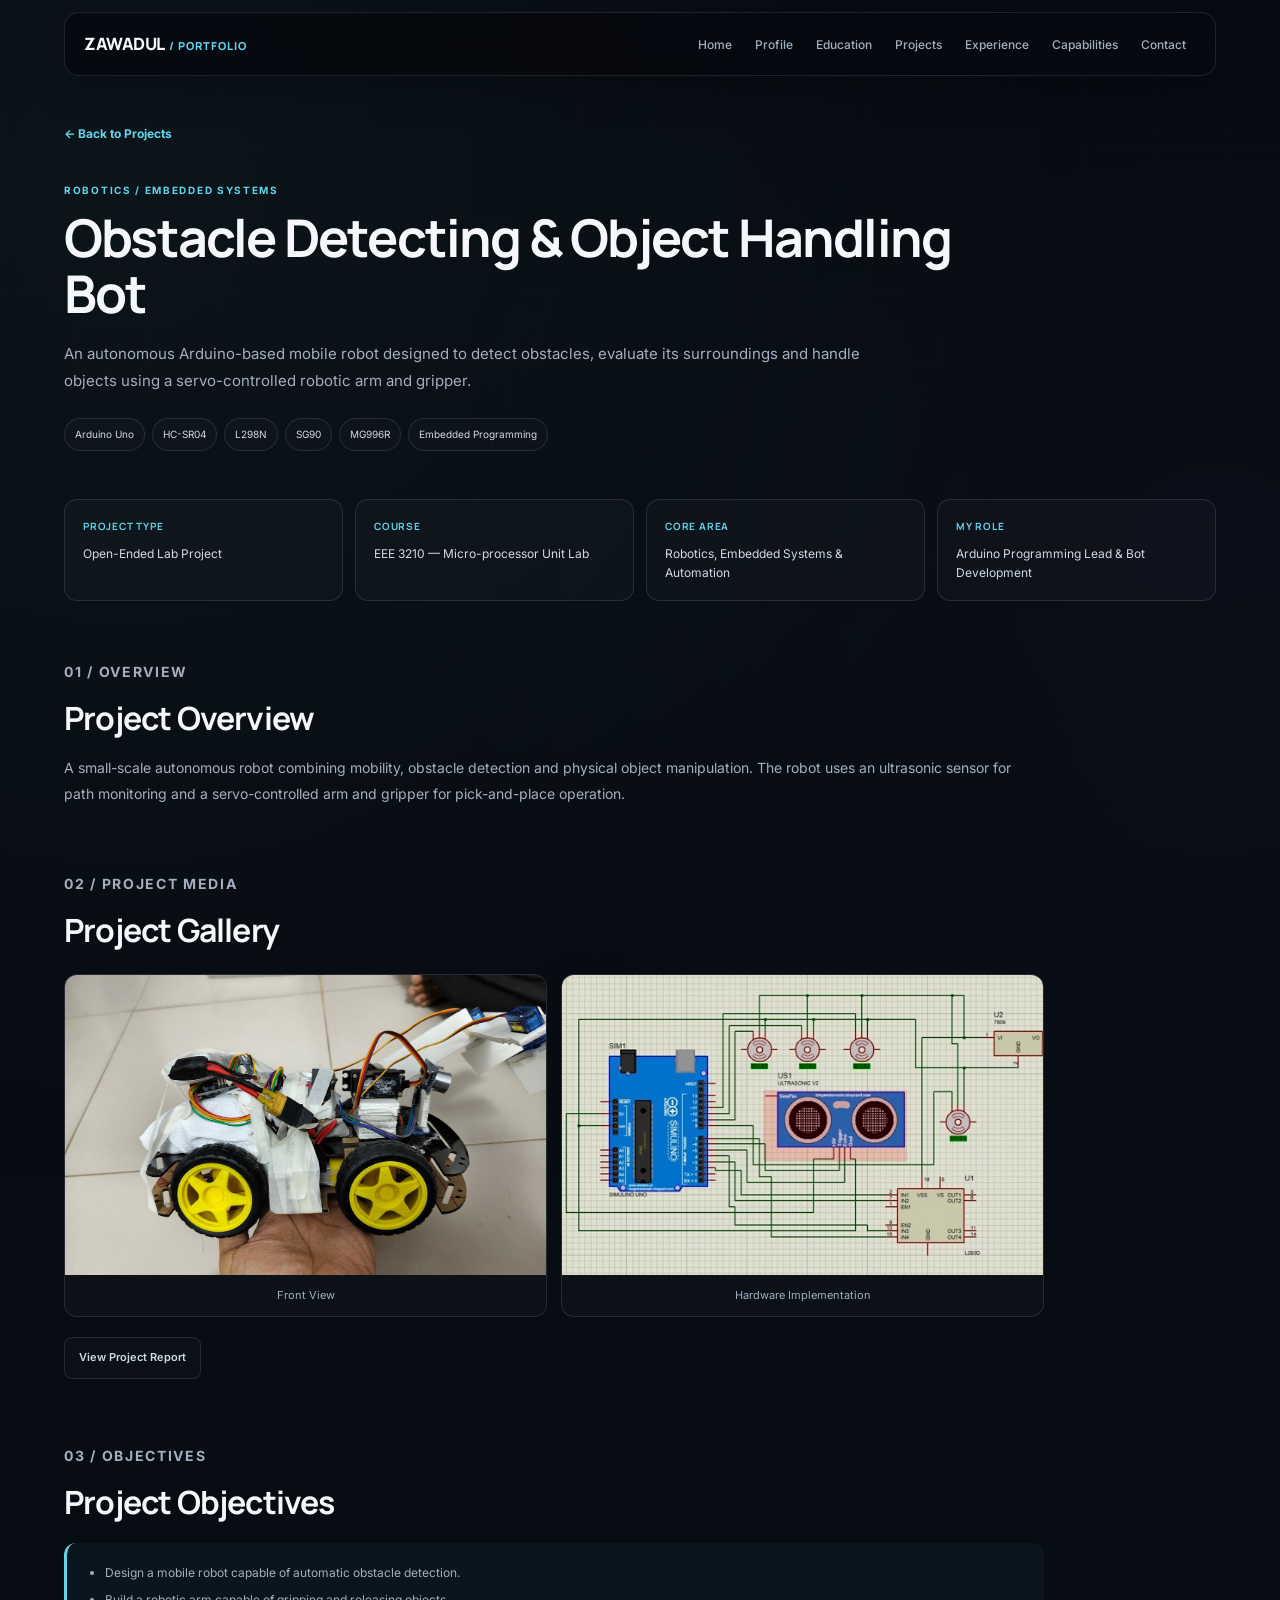
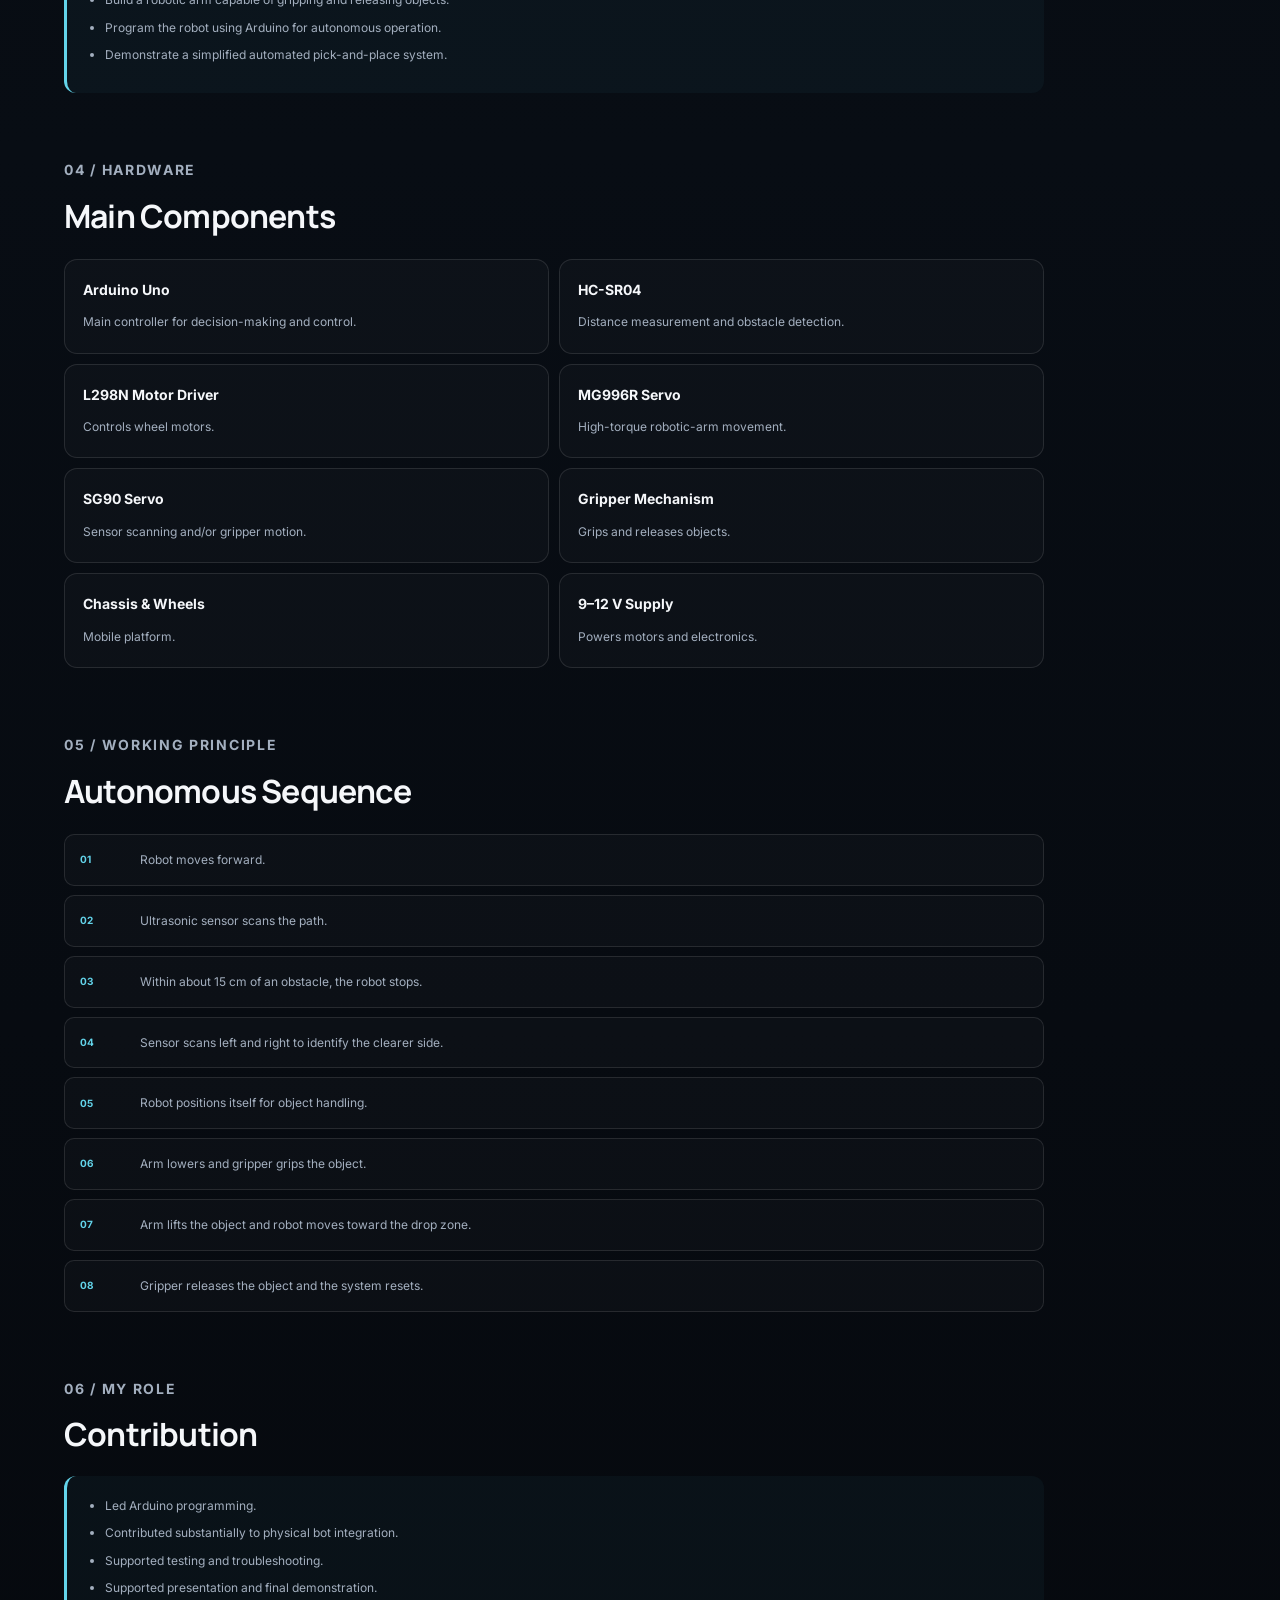
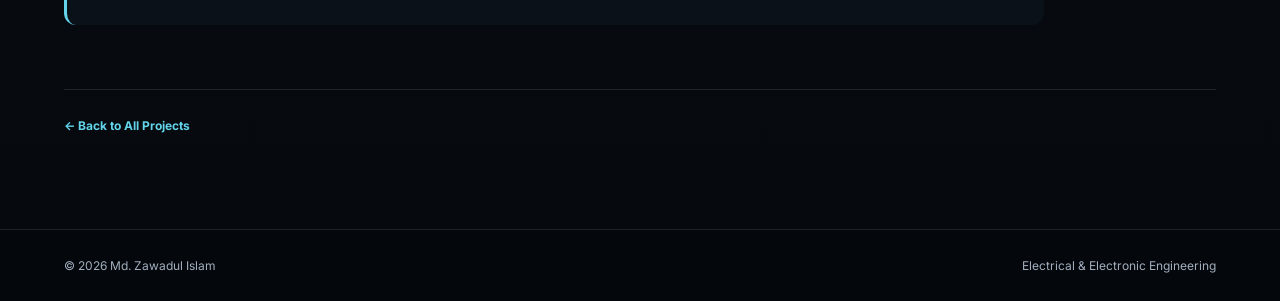
<file: projects/obstacle-handling-bot.html>
<!DOCTYPE html><html lang="en"><head><meta charset="UTF-8"><meta name="viewport" content="width=device-width,initial-scale=1.0"><title>Obstacle Detecting &amp; Object Handling Bot | Md. Zawadul Islam</title><link rel="icon" type="image/png" href="../assets/images/favicon.png"><link rel="stylesheet" href="../style.css"><link rel="stylesheet" href="project-page.css"></head><body><header class="header"><nav class="navbar container"><a href="../index.html" class="logo">ZAWADUL <span>/ PORTFOLIO</span></a><ul class="nav-links" id="navLinks"><li><a href="../index.html">Home</a></li><li><a href="../index.html#profile">Profile</a></li><li><a href="../index.html#education">Education</a></li><li><a href="../index.html#projects">Projects</a></li><li><a href="../index.html#experience">Experience</a></li><li><a href="../index.html#capabilities">Capabilities</a></li><li><a href="../index.html#contact">Contact</a></li></ul><button class="menu-btn" id="menuBtn" aria-label="Open navigation menu">☰</button></nav></header><main class="project-page"><div class="container"><a href="../index.html#projects" class="back-link">← Back to Projects</a><section class="project-hero"><p class="project-hero-label">ROBOTICS / EMBEDDED SYSTEMS</p><h1>Obstacle Detecting & Object Handling Bot</h1><p class="project-hero-description">An autonomous Arduino-based mobile robot designed to detect obstacles, evaluate its surroundings and handle objects using a servo-controlled robotic arm and gripper.</p><div class="project-meta"><span>Arduino Uno</span><span>HC-SR04</span><span>L298N</span><span>SG90</span><span>MG996R</span><span>Embedded Programming</span></div></section><div class="project-detail-grid"><div class='detail-card'><h3>PROJECT TYPE</h3><p>Open-Ended Lab Project</p></div><div class='detail-card'><h3>COURSE</h3><p>EEE 3210 — Micro-processor Unit Lab</p></div><div class='detail-card'><h3>CORE AREA</h3><p>Robotics, Embedded Systems &amp; Automation</p></div><div class='detail-card'><h3>MY ROLE</h3><p>Arduino Programming Lead &amp; Bot Development</p></div></div><section class='project-section'><p class='project-section-number'>01 / OVERVIEW</p><h2>Project Overview</h2><p>A small-scale autonomous robot combining mobility, obstacle detection and physical object manipulation. The robot uses an ultrasonic sensor for path monitoring and a servo-controlled arm and gripper for pick-and-place operation.</p></section><section class='project-section'><p class='project-section-number'>02 / PROJECT MEDIA</p><h2>Project Gallery</h2><div class='project-gallery cover'><figure><img src='../assets/projects/obstacle-bot/robot-front.jpg' alt='Front view of the obstacle-handling robot'><figcaption>Front View</figcaption></figure><figure><img src='../assets/projects/obstacle-bot/robot-project-photo.jpg' alt='Hardware view of the obstacle-handling robot'><figcaption>Hardware Implementation</figcaption></figure></div><div class='project-file-buttons'><a class='project-file-button' href='../assets/projects/obstacle-bot/obstacle-bot-report.docx' target='_blank' rel='noopener noreferrer'>View Project Report</a></div></section><section class='project-section'><p class='project-section-number'>03 / OBJECTIVES</p><h2>Project Objectives</h2><div class='result-card'><ul><li>Design a mobile robot capable of automatic obstacle detection.</li><li>Build a robotic arm capable of gripping and releasing objects.</li><li>Program the robot using Arduino for autonomous operation.</li><li>Demonstrate a simplified automated pick-and-place system.</li></ul></div></section><section class='project-section'><p class='project-section-number'>04 / HARDWARE</p><h2>Main Components</h2><div class='component-grid'><div class='component'><strong>Arduino Uno</strong><span>Main controller for decision-making and control.</span></div><div class='component'><strong>HC-SR04</strong><span>Distance measurement and obstacle detection.</span></div><div class='component'><strong>L298N Motor Driver</strong><span>Controls wheel motors.</span></div><div class='component'><strong>MG996R Servo</strong><span>High-torque robotic-arm movement.</span></div><div class='component'><strong>SG90 Servo</strong><span>Sensor scanning and/or gripper motion.</span></div><div class='component'><strong>Gripper Mechanism</strong><span>Grips and releases objects.</span></div><div class='component'><strong>Chassis &amp; Wheels</strong><span>Mobile platform.</span></div><div class='component'><strong>9–12 V Supply</strong><span>Powers motors and electronics.</span></div></div></section><section class='project-section'><p class='project-section-number'>05 / WORKING PRINCIPLE</p><h2>Autonomous Sequence</h2><div class='workflow'><div class='workflow-step'><span class='workflow-number'>01</span><p>Robot moves forward.</p></div><div class='workflow-step'><span class='workflow-number'>02</span><p>Ultrasonic sensor scans the path.</p></div><div class='workflow-step'><span class='workflow-number'>03</span><p>Within about 15 cm of an obstacle, the robot stops.</p></div><div class='workflow-step'><span class='workflow-number'>04</span><p>Sensor scans left and right to identify the clearer side.</p></div><div class='workflow-step'><span class='workflow-number'>05</span><p>Robot positions itself for object handling.</p></div><div class='workflow-step'><span class='workflow-number'>06</span><p>Arm lowers and gripper grips the object.</p></div><div class='workflow-step'><span class='workflow-number'>07</span><p>Arm lifts the object and robot moves toward the drop zone.</p></div><div class='workflow-step'><span class='workflow-number'>08</span><p>Gripper releases the object and the system resets.</p></div></div></section><section class='project-section'><p class='project-section-number'>06 / MY ROLE</p><h2>Contribution</h2><div class='result-card'><ul><li>Led Arduino programming.</li><li>Contributed substantially to physical bot integration.</li><li>Supported testing and troubleshooting.</li><li>Supported presentation and final demonstration.</li></ul></div></section><div class="project-end"><a href="../index.html#projects">← Back to All Projects</a></div></div></main><footer class="footer"><div class="container footer-layout"><p>© 2026 Md. Zawadul Islam</p><p>Electrical & Electronic Engineering</p></div></footer><script src="../script.js"></script></body></html>
</file>
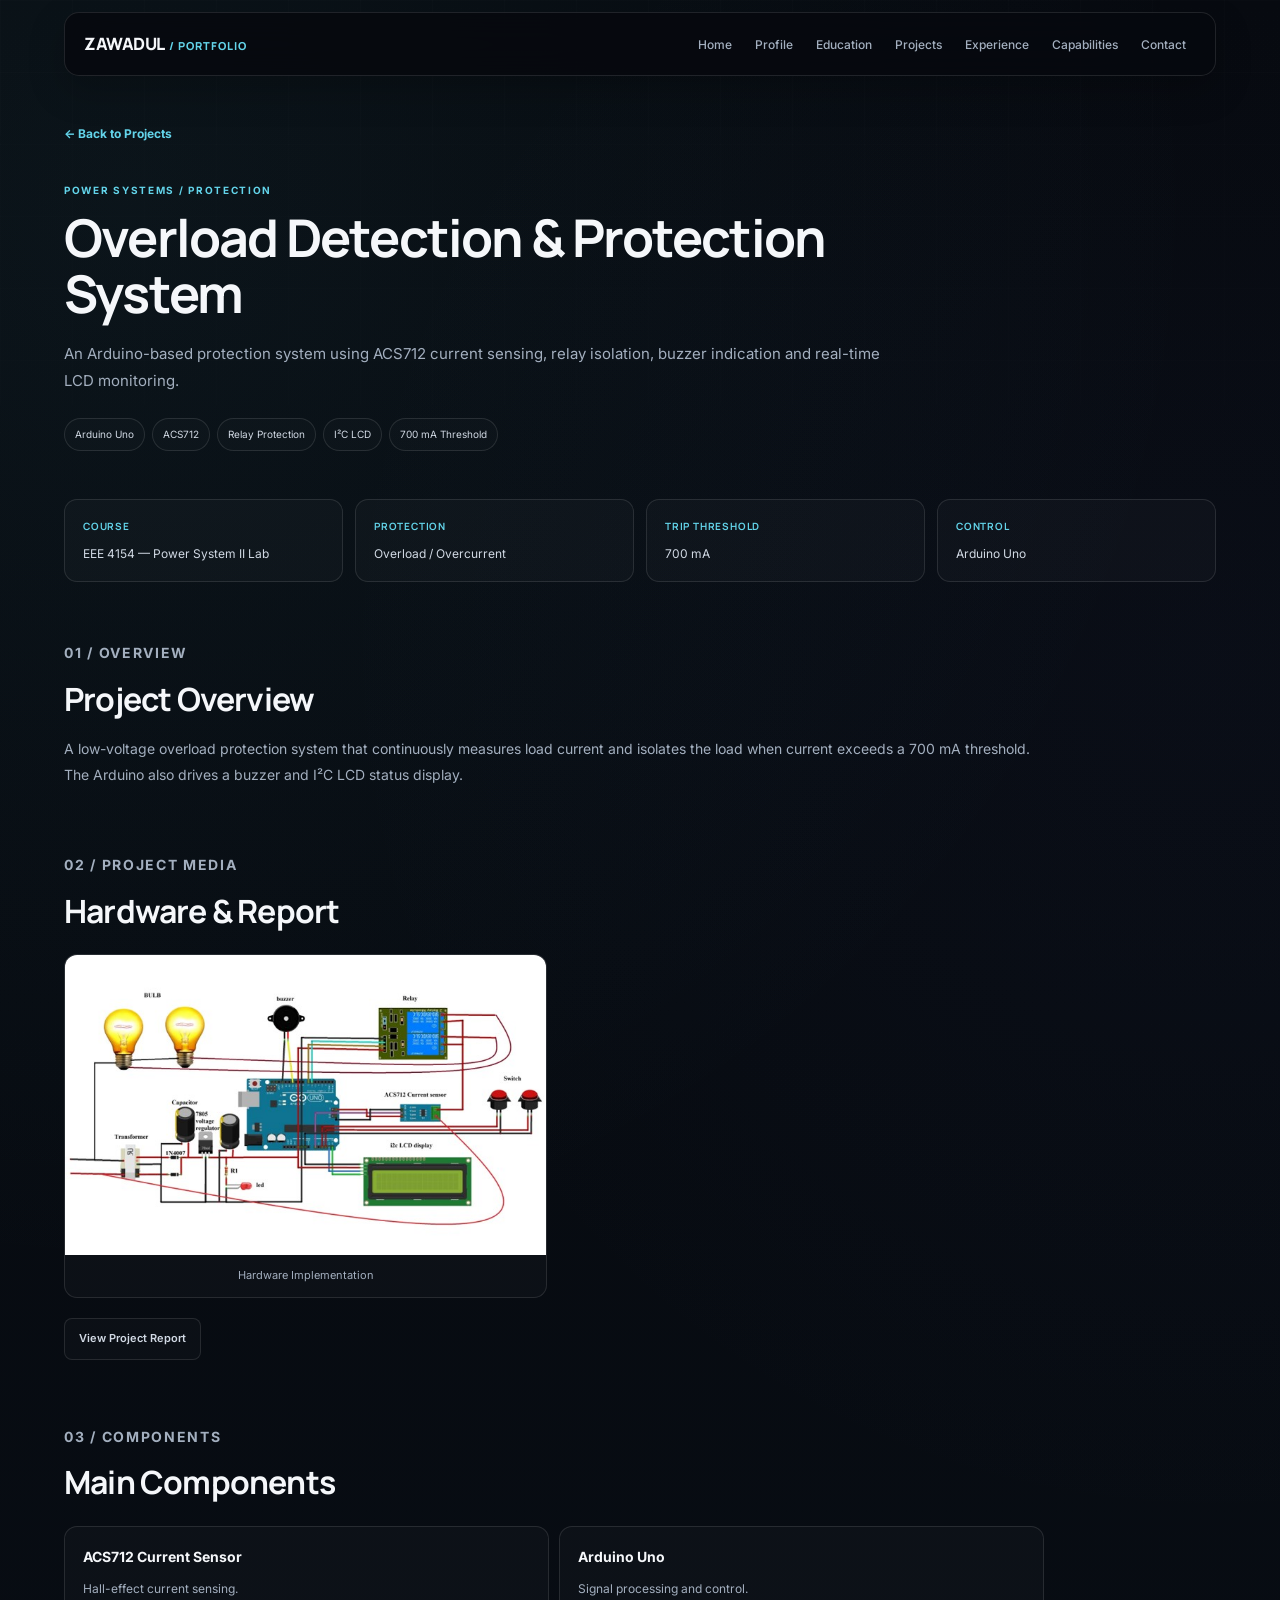
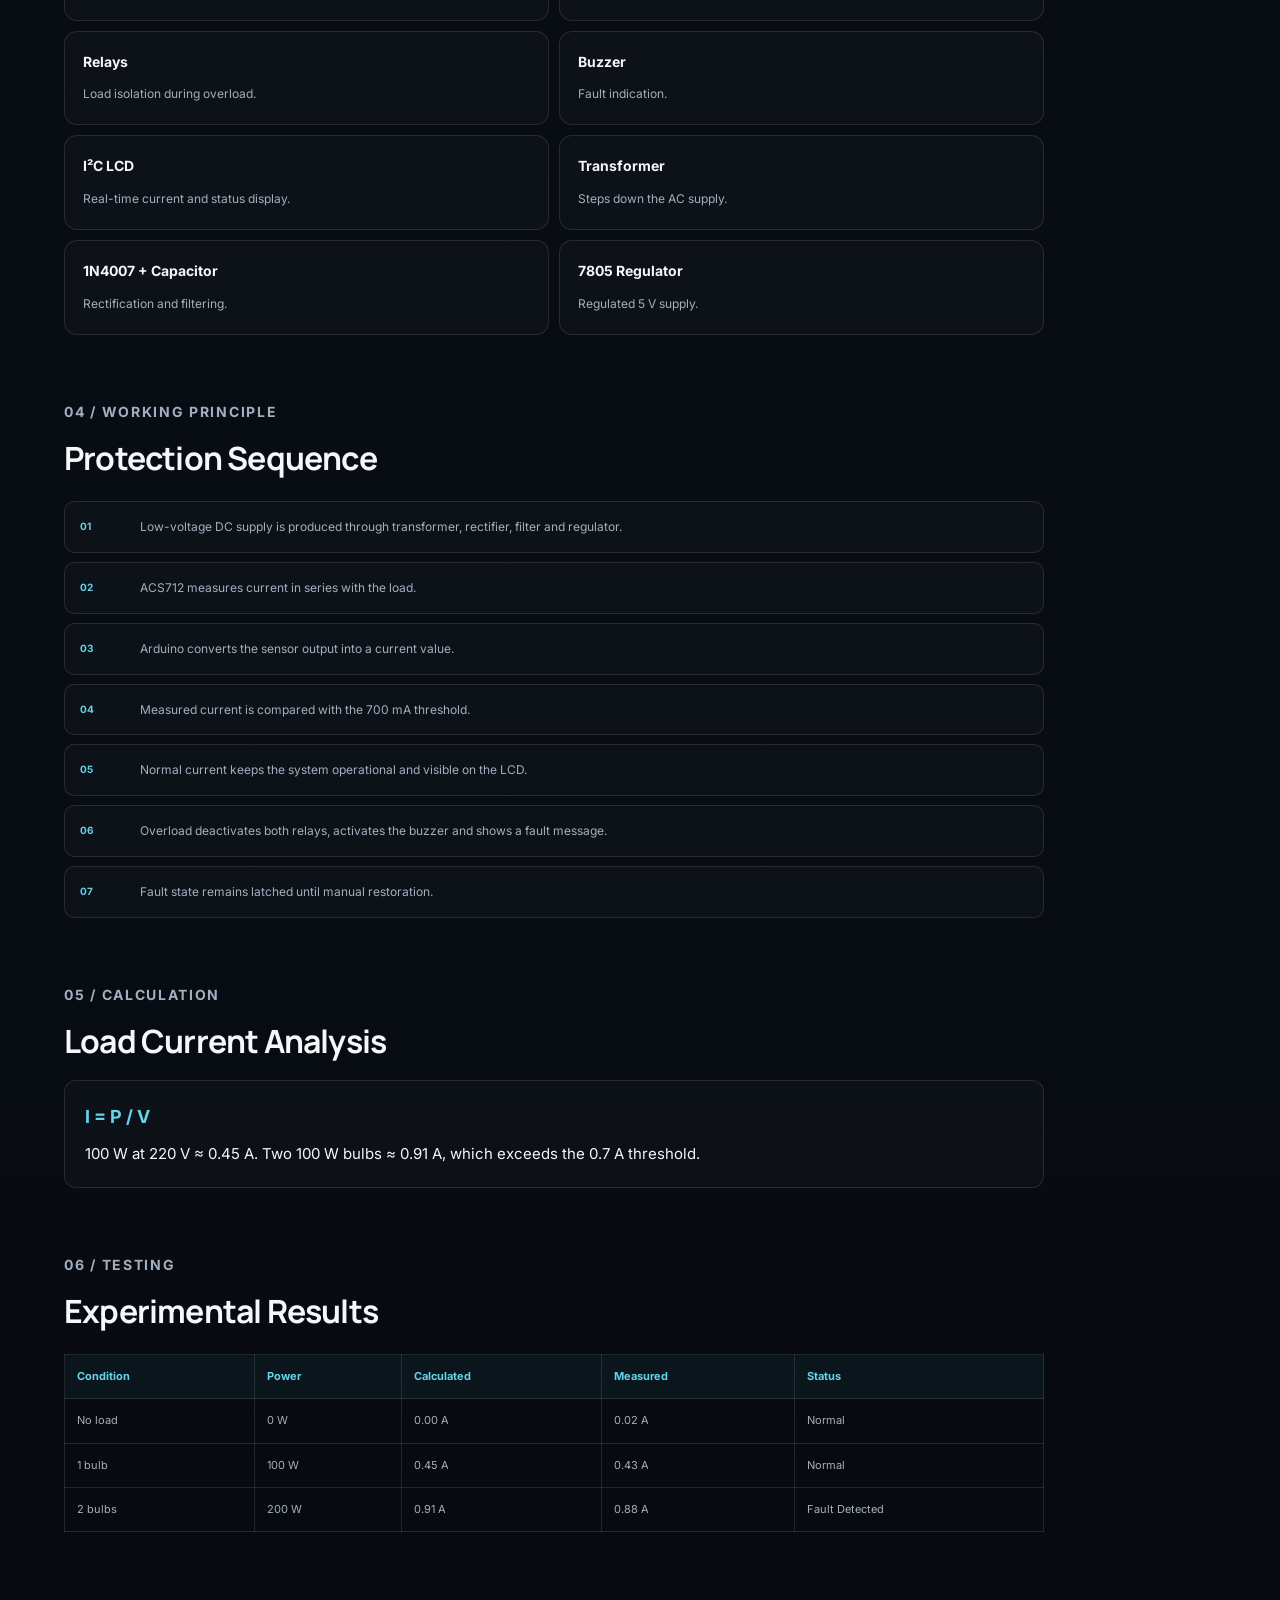
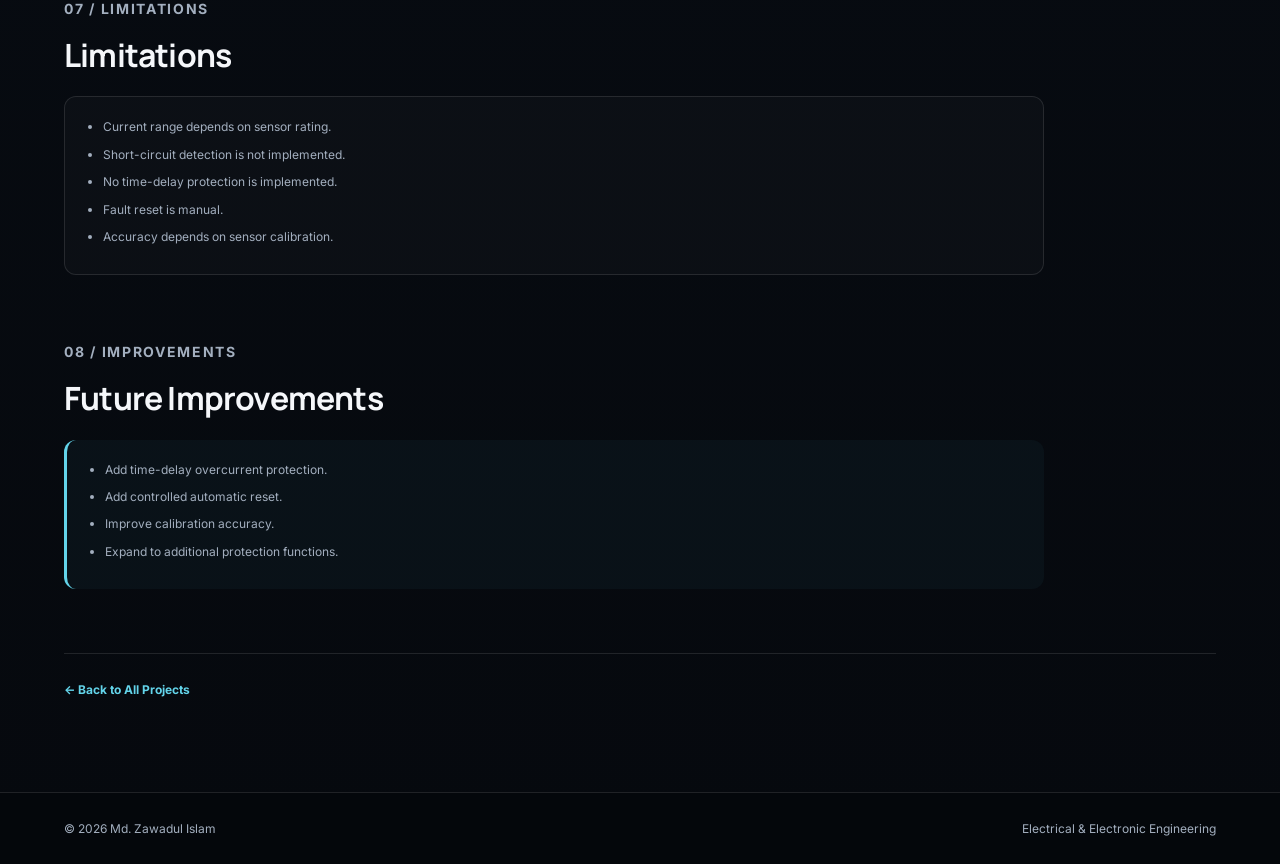
<file: projects/overload-protection.html>
<!DOCTYPE html><html lang="en"><head><meta charset="UTF-8"><meta name="viewport" content="width=device-width,initial-scale=1.0"><title>Overload Detection &amp; Protection System | Md. Zawadul Islam</title><link rel="icon" type="image/png" href="../assets/images/favicon.png"><link rel="stylesheet" href="../style.css"><link rel="stylesheet" href="project-page.css"></head><body><header class="header"><nav class="navbar container"><a href="../index.html" class="logo">ZAWADUL <span>/ PORTFOLIO</span></a><ul class="nav-links" id="navLinks"><li><a href="../index.html">Home</a></li><li><a href="../index.html#profile">Profile</a></li><li><a href="../index.html#education">Education</a></li><li><a href="../index.html#projects">Projects</a></li><li><a href="../index.html#experience">Experience</a></li><li><a href="../index.html#capabilities">Capabilities</a></li><li><a href="../index.html#contact">Contact</a></li></ul><button class="menu-btn" id="menuBtn" aria-label="Open navigation menu">☰</button></nav></header><main class="project-page"><div class="container"><a href="../index.html#projects" class="back-link">← Back to Projects</a><section class="project-hero"><p class="project-hero-label">POWER SYSTEMS / PROTECTION</p><h1>Overload Detection & Protection System</h1><p class="project-hero-description">An Arduino-based protection system using ACS712 current sensing, relay isolation, buzzer indication and real-time LCD monitoring.</p><div class="project-meta"><span>Arduino Uno</span><span>ACS712</span><span>Relay Protection</span><span>I²C LCD</span><span>700 mA Threshold</span></div></section><div class="project-detail-grid"><div class='detail-card'><h3>COURSE</h3><p>EEE 4154 — Power System II Lab</p></div><div class='detail-card'><h3>PROTECTION</h3><p>Overload / Overcurrent</p></div><div class='detail-card'><h3>TRIP THRESHOLD</h3><p>700 mA</p></div><div class='detail-card'><h3>CONTROL</h3><p>Arduino Uno</p></div></div><section class='project-section'><p class='project-section-number'>01 / OVERVIEW</p><h2>Project Overview</h2><p>A low-voltage overload protection system that continuously measures load current and isolates the load when current exceeds a 700 mA threshold. The Arduino also drives a buzzer and I²C LCD status display.</p></section><section class='project-section'><p class='project-section-number'>02 / PROJECT MEDIA</p><h2>Hardware & Report</h2><div class='project-gallery cover'><figure><img src='../assets/projects/overload-protection/overload-hardware.jpg' alt='Overload protection hardware'><figcaption>Hardware Implementation</figcaption></figure></div><div class='project-file-buttons'><a class='project-file-button' href='../assets/projects/overload-protection/overload-protection-report.docx' target='_blank' rel='noopener noreferrer'>View Project Report</a></div></section><section class='project-section'><p class='project-section-number'>03 / COMPONENTS</p><h2>Main Components</h2><div class='component-grid'><div class='component'><strong>ACS712 Current Sensor</strong><span>Hall-effect current sensing.</span></div><div class='component'><strong>Arduino Uno</strong><span>Signal processing and control.</span></div><div class='component'><strong>Relays</strong><span>Load isolation during overload.</span></div><div class='component'><strong>Buzzer</strong><span>Fault indication.</span></div><div class='component'><strong>I²C LCD</strong><span>Real-time current and status display.</span></div><div class='component'><strong>Transformer</strong><span>Steps down the AC supply.</span></div><div class='component'><strong>1N4007 + Capacitor</strong><span>Rectification and filtering.</span></div><div class='component'><strong>7805 Regulator</strong><span>Regulated 5 V supply.</span></div></div></section><section class='project-section'><p class='project-section-number'>04 / WORKING PRINCIPLE</p><h2>Protection Sequence</h2><div class='workflow'><div class='workflow-step'><span class='workflow-number'>01</span><p>Low-voltage DC supply is produced through transformer, rectifier, filter and regulator.</p></div><div class='workflow-step'><span class='workflow-number'>02</span><p>ACS712 measures current in series with the load.</p></div><div class='workflow-step'><span class='workflow-number'>03</span><p>Arduino converts the sensor output into a current value.</p></div><div class='workflow-step'><span class='workflow-number'>04</span><p>Measured current is compared with the 700 mA threshold.</p></div><div class='workflow-step'><span class='workflow-number'>05</span><p>Normal current keeps the system operational and visible on the LCD.</p></div><div class='workflow-step'><span class='workflow-number'>06</span><p>Overload deactivates both relays, activates the buzzer and shows a fault message.</p></div><div class='workflow-step'><span class='workflow-number'>07</span><p>Fault state remains latched until manual restoration.</p></div></div></section><section class='project-section'><p class='project-section-number'>05 / CALCULATION</p><h2>Load Current Analysis</h2><div class='formula-box'><div class='formula'>I = P / V</div><p>100 W at 220 V ≈ 0.45 A. Two 100 W bulbs ≈ 0.91 A, which exceeds the 0.7 A threshold.</p></div></section><section class='project-section'><p class='project-section-number'>06 / TESTING</p><h2>Experimental Results</h2><div class='data-table-wrapper'><table class='data-table'><tr><th>Condition</th><th>Power</th><th>Calculated</th><th>Measured</th><th>Status</th></tr><tr><td>No load</td><td>0 W</td><td>0.00 A</td><td>0.02 A</td><td>Normal</td></tr><tr><td>1 bulb</td><td>100 W</td><td>0.45 A</td><td>0.43 A</td><td>Normal</td></tr><tr><td>2 bulbs</td><td>200 W</td><td>0.91 A</td><td>0.88 A</td><td>Fault Detected</td></tr></table></div></section><section class='project-section'><p class='project-section-number'>07 / LIMITATIONS</p><h2>Limitations</h2><div class='challenge-card'><ul><li>Current range depends on sensor rating.</li><li>Short-circuit detection is not implemented.</li><li>No time-delay protection is implemented.</li><li>Fault reset is manual.</li><li>Accuracy depends on sensor calibration.</li></ul></div></section><section class='project-section'><p class='project-section-number'>08 / IMPROVEMENTS</p><h2>Future Improvements</h2><div class='result-card'><ul><li>Add time-delay overcurrent protection.</li><li>Add controlled automatic reset.</li><li>Improve calibration accuracy.</li><li>Expand to additional protection functions.</li></ul></div></section><div class="project-end"><a href="../index.html#projects">← Back to All Projects</a></div></div></main><footer class="footer"><div class="container footer-layout"><p>© 2026 Md. Zawadul Islam</p><p>Electrical & Electronic Engineering</p></div></footer><script src="../script.js"></script></body></html>
</file>
<file: style.css>
/* ==========================================================
   ZAWADUL PORTFOLIO
   COMPLETE PREMIUM STYLESHEET
========================================================== */

@import url('https://fonts.googleapis.com/css2?family=Inter:wght@400;500;600;700&family=Manrope:wght@400;500;600;700;800&display=swap');

/* ==========================================================
   01. VARIABLES & RESET
========================================================== */

:root {
  --bg: #06090e;
  --bg-dark: #04070b;
  --bg-soft: #0a0f16;

  --surface: rgba(255,255,255,.025);
  --surface-hover: rgba(255,255,255,.045);

  --text: #f5f7fa;
  --text-soft: #d1d9e4;
  --muted: #a3afbf;

  --accent: #63d4ea;
  --accent-light: #91e8f6;
  --accent-soft: rgba(99,212,234,.075);

  --line: rgba(255,255,255,.11);
  --line-strong: rgba(255,255,255,.18);

  --shadow: 0 24px 65px rgba(0,0,0,.3);

  --radius: 15px;
}

* {
  margin: 0;
  padding: 0;
  box-sizing: border-box;
}

html {
  scroll-behavior: smooth;
  scroll-padding-top: 95px;
}

body {
  min-width: 320px;
  overflow-x: hidden;
  background:
    radial-gradient(
      circle at 10% 5%,
      rgba(99,212,234,.055),
      transparent 27%
    ),
    radial-gradient(
      circle at 95% 16%,
      rgba(100,110,220,.035),
      transparent 25%
    ),
    linear-gradient(
      180deg,
      #06090e,
      #080d14 50%,
      #06090e
    );

  color: var(--text);
  font-family: "Inter", sans-serif;
  font-size: 15px;
  line-height: 1.75;
  -webkit-font-smoothing: antialiased;
}

body::before {
  content: "";
  position: fixed;
  inset: 0;
  z-index: -1;
  pointer-events: none;

  background-image:
    linear-gradient(
      rgba(255,255,255,.012) 1px,
      transparent 1px
    ),
    linear-gradient(
      90deg,
      rgba(255,255,255,.012) 1px,
      transparent 1px
    );

  background-size: 72px 72px;
  mask-image: linear-gradient(
    to bottom,
    black,
    transparent 90%
  );
}

h1,
h2,
h3,
h4,
.logo {
  font-family: "Manrope", sans-serif;
}

h1,
h2,
h3,
h4 {
  font-weight: 700;
}

a {
  color: inherit;
  text-decoration: none;
}

button,
input,
textarea {
  font: inherit;
}

button {
  cursor: pointer;
}

img {
  display: block;
  max-width: 100%;
}

ul {
  list-style: none;
}

p,
li,
h1,
h2,
h3 {
  overflow-wrap: break-word;
}

.container {
  width: min(1180px, 90%);
  margin-inline: auto;
}

::selection {
  color: #061018;
  background: var(--accent);
}

/* ==========================================================
   02. NAVIGATION
========================================================== */

.header {
  position: fixed;
  top: 0;
  left: 0;
  width: 100%;
  z-index: 1000;
  padding-top: 12px;
}

.navbar {
  position: relative;
  min-height: 64px;
  padding: 0 19px;

  display: flex;
  align-items: center;
  justify-content: space-between;
  gap: 20px;

  background: rgba(6,9,14,.88);
  border: 1px solid var(--line);
  border-radius: 15px;

  backdrop-filter: blur(20px);
  -webkit-backdrop-filter: blur(20px);

  box-shadow: 0 14px 36px rgba(0,0,0,.22);
}

.logo {
  flex-shrink: 0;
  font-size: 17px;
  font-weight: 800;
  letter-spacing: -.5px;
  white-space: nowrap;
}

.logo span {
  margin-left: 3px;
  color: var(--accent);
  font-size: 11px;
  letter-spacing: 1px;
}

.nav-links {
  display: flex;
  align-items: center;
  gap: 3px;
}

.nav-links a {
  display: block;
  padding: 9px 10px;
  color: var(--muted);
  border-radius: 8px;
  font-size: 12px;
  font-weight: 500;

  transition:
    color .25s ease,
    background .25s ease;
}

.nav-links a:hover,
.nav-links a.active {
  color: var(--accent);
  background: var(--accent-soft);
}

.menu-btn {
  display: none;
  border: 0;
  background: transparent;
  color: var(--text);
  font-size: 23px;
}

.nav-links a:focus-visible,
.button:focus-visible,
.project-link:focus-visible,
.featured-project-content a:focus-visible,
.projects-more-button:focus-visible,
.copy-email-btn:focus-visible,
.back-to-top:focus-visible,
.lightbox-close:focus-visible {
  outline: 2px solid var(--accent);
  outline-offset: 3px;
}

/* ==========================================================
   03. HERO
========================================================== */

.hero {
  position: relative;
  min-height: 100vh;
  padding: 125px 0 85px;

  display: flex;
  align-items: center;
}

.hero-layout {
  display: grid;
  grid-template-columns:
    minmax(0,1.08fr)
    minmax(300px,.92fr);
  align-items: center;
  gap: 65px;
}

.hero-content {
  min-width: 0;
}

.hero-status {
  width: fit-content;
  max-width: 100%;
  display: flex;
  align-items: center;
  gap: 9px;

  margin-bottom: 26px;
  padding: 8px 12px;

  color: var(--text-soft);
  background: rgba(255,255,255,.02);
  border: 1px solid var(--line);
  border-radius: 999px;

  font-size: 10px;
  font-weight: 600;
  letter-spacing: .65px;
}

.status-dot {
  width: 7px;
  height: 7px;
  flex-shrink: 0;
  border-radius: 50%;
  background: var(--accent);
  box-shadow: 0 0 12px rgba(99,212,234,.65);
}

.hero-kicker {
  margin-bottom: 12px;
  color: var(--accent);
  font-size: 12px;
  font-weight: 700;
  letter-spacing: 1.3px;
}

.hero h1 {
  margin-bottom: 23px;
  font-size: clamp(43px,5vw,56px);
  line-height: 1.07;
  letter-spacing: -2px;
}

.hero h1 span {
  display: block;
  color: var(--accent);
}

.hero-lead {
  max-width: 650px;
  margin-bottom: 17px;
  color: var(--text-soft);
  font-size: clamp(18px,1.8vw,21px);
  line-height: 1.55;
}

.hero-copy {
  max-width: 650px;
  margin-bottom: 29px;
  color: var(--muted);
  font-size: 15px;
  line-height: 1.85;
}

.hero-actions {
  display: flex;
  flex-wrap: wrap;
  gap: 11px;
  margin-bottom: 35px;
}

.button {
  min-height: 46px;
  padding: 0 20px;

  display: inline-flex;
  align-items: center;
  justify-content: center;

  border-radius: 9px;
  font-size: 13px;
  font-weight: 600;

  transition:
    transform .25s ease,
    background .25s ease,
    border-color .25s ease;
}

.button:hover {
  transform: translateY(-2px);
}

.button-primary {
  color: #041014;
  background: var(--accent);
  border: 1px solid var(--accent);
}

.button-primary:hover {
  background: var(--accent-light);
}

.button-secondary {
  color: var(--text);
  background: rgba(255,255,255,.025);
  border: 1px solid var(--line);
}

.button-secondary:hover {
  border-color: rgba(99,212,234,.35);
}

.hero-meta {
  display: flex;
  flex-wrap: wrap;
  gap: 30px;
}

.hero-meta-item {
  display: flex;
  flex-direction: column;
  gap: 5px;
}

.meta-label {
  color: var(--accent);
  font-size: 11px;
  font-weight: 700;
  letter-spacing: .8px;
}

.hero-meta-item > span:last-child {
  color: var(--muted);
  font-size: 13px;
}

/* ==========================================================
   04. HERO PORTRAIT
========================================================== */

.hero-portrait {
  position: relative;
  display: flex;
  justify-content: center;
}

.portrait-frame {
  position: relative;
  width: 365px;
  max-width: 100%;
  height: 455px;

  overflow: hidden;
  background: var(--bg-soft);
  border: 1px solid var(--line);
  border-radius: 19px;
  box-shadow: var(--shadow);
}

.portrait-frame > img {
  width: 100%;
  height: 100%;
  object-fit: cover;
  object-position: center top;
}

.portrait-overlay {
  position: absolute;
  left: 17px;
  right: 17px;
  bottom: 17px;

  padding: 13px 15px;

  display: flex;
  justify-content: space-between;
  align-items: center;
  gap: 12px;

  background: rgba(7,11,16,.83);
  border: 1px solid var(--line);
  border-radius: 10px;

  backdrop-filter: blur(15px);
}

.portrait-overlay div {
  display: flex;
  flex-direction: column;
}

.portrait-overlay small {
  color: var(--muted);
  font-size: 11px;
}

.portrait-overlay strong {
  color: var(--text);
  font-size: 14px;
}

.portrait-overlay > span {
  color: var(--accent);
  font-size: 13px;
  font-weight: 700;
}

.portrait-note {
  display: none !important;
}

/* ==========================================================
   05. SHARED SECTIONS
========================================================== */

.section {
  padding: 96px 0;
}

.section-soft {
  background: rgba(255,255,255,.012);
  border-block: 1px solid rgba(255,255,255,.045);
}

.section-intro {
  display: grid;
  grid-template-columns: 70px minmax(0,1fr);
  gap: 25px;
  margin-bottom: 55px;
}

.section-code {
  width: 46px;
  height: 46px;

  display: flex;
  align-items: center;
  justify-content: center;

  color: var(--accent);
  background: rgba(99,212,234,.025);
  border: 1px solid rgba(99,212,234,.2);
  border-radius: 50%;

  font-size: 12px;
  font-weight: 700;
}

.section-intro-main {
  min-width: 0;
  padding-bottom: 23px;
  border-bottom: 1px solid var(--line);
}

.section-eyebrow {
  margin-bottom: 9px;
  color: var(--accent);
  font-size: 12px;
  font-weight: 700;
  letter-spacing: 1.2px;
}

.section-intro h2 {
  max-width: 760px;
  margin-bottom: 13px;
  font-size: clamp(29px,3vw,37px);
  line-height: 1.22;
  letter-spacing: -1.3px;
}

.section-intro h2 span {
  color: var(--muted);
  font-weight: 500;
}

.section-intro-main > p:last-child {
  max-width: 720px;
  color: var(--muted);
  font-size: 15px;
  line-height: 1.75;
}

/* ==========================================================
   06. PROFILE
========================================================== */

.profile-layout {
  display: grid;
  grid-template-columns: 1.15fr .85fr;
  gap: 65px;
}

.profile-story p {
  margin-bottom: 18px;
  color: var(--muted);
  font-size: 15px;
  line-height: 1.9;
}

.profile-story .profile-opening {
  color: var(--text-soft);
  font-size: 16px;
}

.profile-panel {
  border-top: 1px solid var(--line);
}

.profile-panel-row {
  display: grid;
  grid-template-columns: 115px minmax(0,1fr);
  gap: 16px;
  padding: 19px 0;
  border-bottom: 1px solid var(--line);
}

.profile-panel-row span {
  color: var(--muted);
  font-size: 13px;
}

.profile-panel-row strong {
  color: var(--text-soft);
  font-size: 14px;
  font-weight: 500;
}

/* ==========================================================
   07. EXPERIENCE TIMELINE
========================================================== */

.experience-grid {
  position: relative;
  display: grid;
  grid-template-columns: 1fr;
  gap: 0;
  max-width: 1050px;
  margin-left: 25px;
}

.experience-grid::before {
  content: "";
  position: absolute;
  left: -23px;
  top: 28px;
  bottom: 28px;
  width: 1px;
  background: linear-gradient(
    to bottom,
    var(--accent),
    rgba(99,212,234,.08)
  );
}

.experience-item {
  position: relative;
  min-width: 0;
  min-height: auto;

  display: grid;
  grid-template-columns: 115px minmax(0,1fr);
  gap: 22px;

  padding: 24px;
  margin-bottom: 17px;

  background: var(--surface);
  border: 1px solid var(--line);
  border-radius: 14px;

  transition:
    border-color .25s ease,
    background .25s ease;
}

.experience-item:hover {
  border-color: rgba(99,212,234,.23);
  background: var(--surface-hover);
}

.experience-item::before {
  content: "";
  position: absolute;
  left: -29px;
  top: 30px;
  width: 11px;
  height: 11px;
  border-radius: 50%;
  background: var(--accent);
  box-shadow: 0 0 0 5px var(--bg-soft);
}

.experience-photo {
  width: 110px;
  height: 125px;
  overflow: hidden;
  background: var(--bg-soft);
  border: 1px solid var(--line);
  border-radius: 10px;
}

.experience-photo img {
  width: 100%;
  height: 100%;
  object-fit: cover;
}

.experience-top {
  display: flex;
  justify-content: space-between;
  flex-wrap: wrap;
  gap: 8px 16px;
  margin-bottom: 8px;
}

.experience-top p {
  color: var(--accent);
  font-size: 12px;
  font-weight: 700;
}

.experience-top span {
  color: var(--muted);
  font-size: 12px;
}

.experience-info h3 {
  margin-bottom: 13px;
  font-size: 20px;
  line-height: 1.35;
}

.experience-info ul {
  display: grid;
  gap: 8px;
}

.experience-info li {
  position: relative;
  padding-left: 15px;
  color: var(--muted);
  font-size: 14px;
  line-height: 1.7;
}

.experience-info li::before {
  content: "";
  position: absolute;
  left: 0;
  top: .75em;
  width: 5px;
  height: 5px;
  border-radius: 50%;
  background: var(--accent);
}

/* ==========================================================
   08. PROJECT SECTION HEADING
========================================================== */

.projects-heading-row {
  display: flex;
  justify-content: space-between;
  align-items: center;
  gap: 25px;
}

.projects-heading-row > div:first-child {
  min-width: 0;
}

.projects-heading-row p {
  max-width: 650px;
  color: var(--muted);
  font-size: 15px;
  line-height: 1.75;
}

.project-count {
  flex-shrink: 0;
  min-width: 100px;
  padding: 14px 18px;

  display: flex;
  flex-direction: column;
  align-items: center;
  justify-content: center;
  gap: 3px;

  background: rgba(99,212,234,.045);
  border: 1px solid rgba(99,212,234,.2);
  border-radius: 13px;
}

.project-count strong {
  color: var(--accent);
  font-size: 30px;
  font-weight: 700;
  line-height: 1.1;
}

.project-count span {
  color: var(--muted);
  font-size: 10px;
  font-weight: 600;
  letter-spacing: 1px;
}

/* ==========================================================
   09. FEATURED PROJECT GRID
========================================================== */

.featured-projects-grid {
  display: grid;
  grid-template-columns: repeat(2,minmax(0,1fr));
  gap: 20px;
  align-items: stretch;
}

.featured-project-card {
  min-width: 0;
  display: flex;
  flex-direction: column;
  overflow: hidden;

  background: linear-gradient(
    145deg,
    rgba(255,255,255,.035),
    rgba(255,255,255,.012)
  );

  border: 1px solid var(--line);
  border-radius: 16px;

  transition:
    transform .3s ease,
    border-color .3s ease,
    box-shadow .3s ease;
}

.featured-project-card[hidden] {
  display: none !important;
}

.featured-project-card:hover {
  transform: translateY(-4px);
  border-color: rgba(99,212,234,.28);
  box-shadow: 0 18px 45px rgba(0,0,0,.18);
}

.featured-project-image {
  position: relative;
  width: 100%;
  height: 255px;
  overflow: hidden;
  background: #0d141e;
  cursor: zoom-in;
}

.featured-project-image img {
  width: 100%;
  height: 100%;
  object-fit: cover;
  transition: transform .45s ease;
}

.featured-project-card:hover
.featured-project-image img {
  transform: scale(1.04);
}

.featured-project-number {
  position: absolute;
  top: 15px;
  left: 15px;
  min-width: 38px;
  padding: 7px 10px;

  color: var(--accent);
  background: rgba(6,9,14,.88);
  border: 1px solid var(--line);
  border-radius: 7px;

  font-size: 11px;
  font-weight: 700;
  text-align: center;
  pointer-events: none;
}

.featured-project-content {
  flex: 1;
  display: flex;
  flex-direction: column;
  padding: 23px;
}

.featured-project-category {
  margin-bottom: 10px;
  color: var(--accent);
  font-size: 12px;
  font-weight: 700;
  letter-spacing: .8px;
}

.featured-project-content h3 {
  min-height: 60px;
  margin-bottom: 12px;
  color: var(--text);
  font-size: 22px;
  line-height: 1.35;
  letter-spacing: -.6px;
}

.featured-project-content
> p:not(.featured-project-category) {
  margin-bottom: 19px;
  color: var(--muted);
  font-size: 14px;
  line-height: 1.75;
}

.featured-project-tags {
  display: flex;
  flex-wrap: wrap;
  gap: 7px;
  margin-top: auto;
  margin-bottom: 22px;
}

.featured-project-tags span {
  padding: 7px 10px;
  color: var(--text-soft);
  background: rgba(255,255,255,.02);
  border: 1px solid var(--line);
  border-radius: 7px;
  font-size: 12px;
  line-height: 1.35;
}

.featured-project-content > a {
  display: inline-flex;
  align-items: center;
  gap: 8px;
  width: fit-content;

  color: var(--accent);
  font-size: 14px;
  font-weight: 700;

  transition: gap .25s ease;
}

.featured-project-content > a:hover {
  gap: 13px;
}

/* ==========================================================
   10. VIEW ALL PROJECTS
========================================================== */

.projects-more-wrap {
  display: flex;
  justify-content: center;
  margin-top: 35px;
}

.projects-more-button {
  min-width: 220px;
  min-height: 49px;
  padding: 12px 22px;

  display: inline-flex;
  justify-content: center;
  align-items: center;
  gap: 13px;

  color: var(--accent);
  background: rgba(99,212,234,.045);
  border: 1px solid rgba(99,212,234,.28);
  border-radius: 10px;

  font-family: "Inter", sans-serif;
  font-size: 13px;
  font-weight: 600;

  transition:
    background .25s ease,
    border-color .25s ease,
    transform .25s ease;
}

.projects-more-button:hover {
  background: rgba(99,212,234,.09);
  border-color: var(--accent);
  transform: translateY(-2px);
}

.projects-more-arrow {
  font-size: 18px;
  transition: transform .25s ease;
}

.projects-more-button[aria-expanded="true"]
.projects-more-arrow {
  transform: rotate(180deg);
}

/* ==========================================================
   11. CAPABILITIES
========================================================== */

.capability-grid {
  display: grid;
  grid-template-columns: repeat(3,minmax(0,1fr));
  gap: 14px;
}

.capability-card {
  min-width: 0;
  min-height: auto;
  padding: 22px;

  background: linear-gradient(
    145deg,
    rgba(255,255,255,.03),
    rgba(255,255,255,.009)
  );

  border: 1px solid var(--line);
  border-radius: 15px;

  transition:
    transform .25s ease,
    border-color .25s ease;
}

.capability-card:hover {
  transform: translateY(-3px);
  border-color: rgba(99,212,234,.25);
}

.capability-top {
  display: flex;
  justify-content: space-between;
  align-items: center;
  margin-bottom: 22px;
}

.capability-icon {
  width: 43px;
  height: 43px;

  display: inline-flex;
  align-items: center;
  justify-content: center;

  color: var(--accent);
  background: rgba(99,212,234,.05);
  border: 1px solid rgba(99,212,234,.17);
  border-radius: 10px;
}

.capability-icon svg {
  width: 20px;
  height: 20px;
}

.capability-number {
  color: var(--accent);
  font-size: 12px;
  font-weight: 700;
}

.capability-card h3 {
  margin-bottom: 15px;
  font-size: 18px;
  line-height: 1.4;
}

.capability-list {
  display: flex;
  flex-wrap: wrap;
  gap: 8px;
}

.capability-list span {
  padding: 7px 10px;
  color: var(--muted);
  background: rgba(255,255,255,.014);
  border: 1px solid var(--line);
  border-radius: 7px;
  font-size: 12px;
  line-height: 1.45;
}

/* ==========================================================
   12. EDUCATION WITH LOGOS
========================================================== */

.education-list {
  border-top: 1px solid var(--line);
}

.education-item {
  display: grid;
  grid-template-columns:
    66px
    145px
    minmax(0,1fr)
    120px;

  gap: 22px;
  align-items: center;
  padding: 24px 0;

  border-bottom: 1px solid var(--line);

  transition:
    background .25s ease,
    padding .25s ease;
}

.education-item:hover {
  padding-left: 10px;
  padding-right: 10px;
  background: rgba(255,255,255,.014);
}

.education-logo {
  width: 56px;
  height: 56px;

  display: flex;
  align-items: center;
  justify-content: center;
  overflow: hidden;

  background: rgba(255,255,255,.025);
  border: 1px solid var(--line);
  border-radius: 12px;
}

.education-logo img {
  width: 44px;
  height: 44px;
  object-fit: contain;
}

.education-year {
  color: var(--accent);
  font-size: 12px;
  font-weight: 700;
  letter-spacing: .2px;
}

.education-detail h3 {
  margin-bottom: 6px;
  font-size: 19px;
  line-height: 1.4;
  letter-spacing: -.4px;
}

.education-detail p {
  color: var(--muted);
  font-size: 14px;
}

.education-result {
  color: var(--text-soft);
  text-align: right;
  font-size: 12px;
  font-weight: 600;
  white-space: nowrap;
}

/* ==========================================================
   13. RECOGNITION
========================================================== */

.recognition-grid {
  display: grid;
  grid-template-columns: repeat(3,minmax(0,1fr));
  gap: 14px;
}

.recognition-card {
  min-height: 210px;
  padding: 22px;

  display: flex;
  flex-direction: column;

  background: var(--surface);
  border: 1px solid var(--line);
  border-radius: 15px;

  transition:
    transform .25s ease,
    border-color .25s ease;
}

.recognition-card:hover {
  transform: translateY(-3px);
  border-color: rgba(99,212,234,.25);
}

.recognition-icon {
  width: 43px;
  height: 43px;
  margin-bottom: 25px;

  display: inline-flex;
  align-items: center;
  justify-content: center;

  color: var(--accent);
  background: rgba(99,212,234,.05);
  border: 1px solid rgba(99,212,234,.17);
  border-radius: 11px;
}

.recognition-icon svg {
  width: 20px;
  height: 20px;
}

.recognition-card > p {
  margin-bottom: 7px;
  color: var(--accent);
  font-size: 11px;
  font-weight: 700;
  letter-spacing: .6px;
}

.recognition-card h3 {
  margin-bottom: 8px;
  font-size: 20px;
}

.recognition-description {
  color: var(--muted);
  font-size: 14px;
}

/* ==========================================================
   14. CONTACT
========================================================== */

.contact-section {
  padding: 100px 0;
  background: var(--bg-soft);
  border-top: 1px solid var(--line);
}

.contact-layout {
  display: grid;
  grid-template-columns: 1.08fr .92fr;
  gap: 70px;
  align-items: center;
}

.contact-copy h2 {
  max-width: 610px;
  margin-bottom: 18px;
  font-size: clamp(30px,3.2vw,41px);
  line-height: 1.2;
  letter-spacing: -1px;
}

.contact-copy > p:last-child {
  max-width: 590px;
  color: var(--muted);
  font-size: 15px;
  line-height: 1.8;
}

.contact-actions {
  display: grid;
  gap: 10px;
}

.contact-card {
  min-height: 69px;
  padding: 12px 14px;

  display: grid;
  grid-template-columns: 40px minmax(0,1fr) auto;
  gap: 13px;
  align-items: center;

  background: var(--surface);
  border: 1px solid var(--line);
  border-radius: 12px;

  transition:
    transform .25s ease,
    border-color .25s ease;
}

.contact-card:hover {
  transform: translateX(3px);
  border-color: rgba(99,212,234,.25);
}

.contact-icon {
  width: 38px;
  height: 38px;

  display: inline-flex;
  align-items: center;
  justify-content: center;

  color: var(--accent);
  background: rgba(99,212,234,.045);
  border: 1px solid rgba(99,212,234,.16);
  border-radius: 9px;
}

.contact-icon svg {
  width: 18px;
  height: 18px;
}

.contact-card small {
  display: block;
  color: var(--muted);
  font-size: 11px;
}

.contact-card strong {
  color: var(--text-soft);
  font-size: 14px;
  font-weight: 500;
}

.contact-arrow {
  color: var(--muted);
  font-size: 15px;
}

.copy-email-btn {
  width: 100%;
  min-height: 46px;
  padding: 12px 16px;

  display: inline-flex;
  align-items: center;
  justify-content: center;
  gap: 10px;

  color: var(--accent);
  background: rgba(99,212,234,.045);
  border: 1px solid rgba(99,212,234,.25);
  border-radius: 10px;

  font-family: "Inter", sans-serif;
  font-size: 13px;
  font-weight: 600;

  transition:
    background .25s ease,
    border-color .25s ease;
}

.copy-email-btn:hover {
  background: rgba(99,212,234,.09);
  border-color: var(--accent);
}

.copy-email-status {
  min-height: 18px;
  color: var(--accent);
  font-size: 12px;
}

/* ==========================================================
   15. FOOTER
========================================================== */

.footer {
  padding: 25px 0;
  background: var(--bg-dark);
  border-top: 1px solid var(--line);
}

.footer-layout {
  display: flex;
  justify-content: space-between;
  gap: 15px;
  color: var(--muted);
  font-size: 12px;
}

/* ==========================================================
   16. SCROLL REVEAL
========================================================== */

.reveal {
  opacity: 1;
  transform: none;
}

@media (prefers-reduced-motion: no-preference) {

  .js-reveal-ready .reveal:not(.visible) {
    opacity: 0;
    transform: translateY(18px);
  }

  .js-reveal-ready .reveal.visible {
    opacity: 1;
    transform: translateY(0);
  }

  .js-reveal-ready .reveal {
    transition:
      opacity .55s ease,
      transform .55s ease;
  }

}

/* ==========================================================
   17. IMAGE LIGHTBOX
========================================================== */

.image-lightbox[hidden] {
  display: none !important;
}

.image-lightbox {
  position: fixed;
  inset: 0;
  z-index: 9999;

  display: flex;
  flex-direction: column;
  justify-content: center;
  align-items: center;
  gap: 12px;

  padding: 65px 20px 25px;
  background: rgba(2,6,12,.96);
}

.image-lightbox img {
  max-width: min(1100px,95vw);
  max-height: 76vh;
  width: auto;
  height: auto;
  object-fit: contain;
  border-radius: 10px;
}

.image-lightbox p {
  max-width: 800px;
  color: var(--text-soft);
  font-size: 13px;
  text-align: center;
}

.lightbox-close {
  position: absolute;
  top: 20px;
  right: 25px;

  width: 44px;
  height: 44px;

  color: #fff;
  background: rgba(255,255,255,.08);
  border: 1px solid rgba(255,255,255,.2);
  border-radius: 10px;

  font-size: 30px;
  line-height: 1;
}

.lightbox-close:hover {
  background: rgba(255,255,255,.15);
}

body.lightbox-open {
  overflow: hidden;
}

/* ==========================================================
   18. BACK TO TOP
========================================================== */

.back-to-top {
  position: fixed;
  right: 25px;
  bottom: 25px;
  z-index: 900;

  width: 45px;
  height: 45px;

  display: none;
  align-items: center;
  justify-content: center;

  color: #061018;
  background: var(--accent);
  border: none;
  border-radius: 11px;

  font-size: 22px;
  font-weight: 700;

  box-shadow: 0 10px 30px rgba(0,0,0,.25);
}

.back-to-top.show {
  display: flex;
}

.back-to-top:hover {
  background: var(--accent-light);
}

/* ==========================================================
   19. TABLET
========================================================== */

@media (max-width: 1100px) {

  .hero-layout {
    gap: 45px;
  }

  .nav-links a {
    padding: 9px 7px;
    font-size: 11px;
  }

  .education-item {
    grid-template-columns:
      60px
      115px
      minmax(0,1fr)
      95px;
    gap: 16px;
  }

}

@media (max-width: 950px) {

  .hero-layout {
    grid-template-columns: 1fr 330px;
  }

  .portrait-frame {
    width: 330px;
    height: 425px;
  }

  .profile-layout {
    gap: 35px;
  }

  .experience-grid {
    margin-left: 24px;
  }

  .capability-grid {
    grid-template-columns: repeat(2,minmax(0,1fr));
  }

  .contact-layout {
    gap: 35px;
  }

}

/* ==========================================================
   20. MOBILE
========================================================== */

@media (max-width: 760px) {

  .container {
    width: 91%;
  }

  .header {
    padding-top: 8px;
  }

  .navbar {
    min-height: 58px;
    padding: 0 11px 0 15px;
    border-radius: 12px;
  }

  .logo {
    font-size: 14px;
  }

  .logo span {
    font-size: 9px;
  }

  .menu-btn {
    width: 40px;
    height: 40px;

    display: inline-flex;
    align-items: center;
    justify-content: center;

    color: var(--text);
    background: rgba(255,255,255,.025);
    border: 1px solid var(--line);
    border-radius: 9px;

    font-size: 22px;
  }

  .nav-links {
    position: absolute;
    top: 66px;
    left: 0;
    right: 0;

    display: none;
    flex-direction: column;
    align-items: stretch;
    gap: 2px;

    padding: 9px;

    background: rgba(6,9,14,.98);
    border: 1px solid var(--line);
    border-radius: 12px;

    box-shadow: 0 18px 45px rgba(0,0,0,.35);
  }

  .nav-links.active {
    display: flex;
  }

  .nav-links a {
    padding: 12px;
    font-size: 15px;
  }

  /* HERO */

  .hero {
    min-height: auto;
    padding: 100px 0 72px;
  }

  .hero-layout {
    grid-template-columns: 1fr;
    gap: 43px;
  }

  .hero-status {
    font-size: 10px;
    letter-spacing: 0;
    line-height: 1.5;
  }

  .hero-kicker {
    font-size: 11px;
  }

  .hero h1 {
    font-size: clamp(35px,9vw,43px);
    letter-spacing: -1.5px;
  }

  .hero-lead {
    font-size: 17px;
  }

  .hero-copy {
    font-size: 14px;
  }

  .hero-actions {
    display: grid;
    grid-template-columns: repeat(2,minmax(0,1fr));
    gap: 10px;
  }

  .button {
    width: 100%;
    padding: 0 12px;
    font-size: 13px;
  }

  .hero-meta {
    gap: 20px;
  }

  .hero-meta-item > span:last-child {
    font-size: 13px;
  }

  .portrait-frame {
    width: min(100%,350px);
    height: 420px;
  }

  /* SECTIONS */

  .section {
    padding: 72px 0;
  }

  .section-intro {
    grid-template-columns: 44px minmax(0,1fr);
    gap: 13px;
    margin-bottom: 38px;
  }

  .section-code {
    width: 36px;
    height: 36px;
    font-size: 10px;
  }

  .section-eyebrow {
    font-size: 11px;
  }

  .section-intro h2 {
    font-size: 27px;
    letter-spacing: -.8px;
  }

  .section-intro-main > p:last-child {
    font-size: 14px;
  }

  /* PROFILE */

  .profile-layout {
    grid-template-columns: 1fr;
    gap: 28px;
  }

  .profile-story p,
  .profile-story .profile-opening {
    font-size: 14px;
  }

  .profile-panel-row {
    grid-template-columns: 100px minmax(0,1fr);
    gap: 13px;
  }

  .profile-panel-row span,
  .profile-panel-row strong {
    font-size: 13px;
  }

  /* EXPERIENCE */

  .experience-grid {
    margin-left: 16px;
  }

  .experience-grid::before {
    left: -15px;
  }

  .experience-item {
    grid-template-columns: 82px minmax(0,1fr);
    gap: 14px;
    padding: 15px;
  }

  .experience-item::before {
    left: -21px;
  }

  .experience-photo {
    width: 78px;
    height: 95px;
  }

  .experience-info h3 {
    font-size: 17px;
  }

  .experience-info li {
    font-size: 13px;
  }

  .experience-top p,
  .experience-top span {
    font-size: 11px;
  }

  /* PROJECTS */

  .projects-heading-row {
    gap: 15px;
  }

  .projects-heading-row p {
    font-size: 13px;
  }

  .project-count {
    min-width: 76px;
    padding: 12px 10px;
  }

  .project-count strong {
    font-size: 25px;
  }

  .project-count span {
    font-size: 9px;
  }

  .featured-projects-grid {
    grid-template-columns: 1fr;
    gap: 17px;
  }

  .featured-project-image {
    height: 225px;
  }

  .featured-project-content {
    padding: 20px;
  }

  .featured-project-content h3 {
    min-height: auto;
    font-size: 21px;
  }

  .featured-project-content
  > p:not(.featured-project-category) {
    font-size: 14px;
  }

  .featured-project-tags span {
    font-size: 11px;
  }

  .projects-more-button {
    width: 100%;
    max-width: 340px;
  }

  /* CAPABILITIES */

  .capability-grid {
    grid-template-columns: 1fr;
    gap: 11px;
  }

  .capability-card {
    padding: 19px;
  }

  .capability-card h3 {
    font-size: 17px;
  }

  .capability-list span {
    font-size: 13px;
  }

  /* EDUCATION */

  .education-item {
    grid-template-columns: 50px minmax(0,1fr);
    grid-template-areas:
      "logo year"
      "logo detail"
      "logo result";

    gap: 5px 14px;
    padding: 20px 0;
  }

  .education-item:hover {
    padding-left: 0;
    padding-right: 0;
    background: transparent;
  }

  .education-logo {
    grid-area: logo;
    width: 48px;
    height: 48px;
    align-self: start;
  }

  .education-logo img {
    width: 38px;
    height: 38px;
  }

  .education-year {
    grid-area: year;
    font-size: 11px;
  }

  .education-detail {
    grid-area: detail;
  }

  .education-detail h3 {
    font-size: 16px;
  }

  .education-detail p {
    font-size: 13px;
  }

  .education-result {
    grid-area: result;
    text-align: left;
    font-size: 13px;
  }

  /* RECOGNITION */

  .recognition-grid {
    grid-template-columns: 1fr;
    gap: 11px;
  }

  .recognition-card {
    min-height: 170px;
    padding: 19px;
  }

  .recognition-icon {
    margin-bottom: 20px;
  }

  .recognition-card h3 {
    font-size: 19px;
  }

  .recognition-description {
    font-size: 13px;
  }

  /* CONTACT */

  .contact-section {
    padding: 72px 0;
  }

  .contact-layout {
    grid-template-columns: 1fr;
    gap: 30px;
  }

  .contact-copy h2 {
    font-size: 29px;
  }

  .contact-copy > p:last-child {
    font-size: 14px;
  }

  .contact-card {
    min-height: 64px;
  }

  .contact-card strong {
    font-size: 13px;
  }

  .footer-layout {
    flex-direction: column;
    gap: 5px;
    font-size: 11px;
  }

  .back-to-top {
    right: 15px;
    bottom: 18px;
    width: 43px;
    height: 43px;
  }

}

/* ==========================================================
   21. SMALL MOBILE
========================================================== */

@media (max-width: 480px) {

  .logo {
    font-size: 13px;
  }

  .logo span {
    font-size: 8px;
  }

  .hero h1 {
    font-size: 36px;
  }

  .hero-actions {
    grid-template-columns: 1fr;
  }

  .portrait-frame {
    height: 380px;
  }

  .section-intro {
    grid-template-columns: 39px minmax(0,1fr);
    gap: 11px;
  }

  .section-code {
    width: 33px;
    height: 33px;
  }

  .section-intro h2 {
    font-size: 24px;
  }

  .experience-item {
    grid-template-columns: 1fr;
  }

  .experience-photo {
    width: 95px;
    height: 95px;
  }

  .featured-project-image {
    height: 205px;
  }

  .featured-project-content {
    padding: 18px;
  }

  .featured-project-content h3 {
    font-size: 19px;
  }

  .projects-heading-row {
    align-items: flex-start;
  }

  .project-count {
    min-width: 67px;
  }

  .project-count strong {
    font-size: 22px;
  }

}

/* ==========================================================
   22. VERY SMALL MOBILE
========================================================== */

@media (max-width: 360px) {

  .logo span {
    display: none;
  }

  .hero h1 {
    font-size: 33px;
  }

  .section-intro {
    grid-template-columns: 1fr;
  }

  .profile-panel-row {
    grid-template-columns: 1fr;
    gap: 5px;
  }

  .education-item {
    grid-template-columns: 44px minmax(0,1fr);
    gap: 5px 11px;
  }

  .education-logo {
    width: 42px;
    height: 42px;
  }

  .education-logo img {
    width: 33px;
    height: 33px;
  }

}

/* ==========================================================
   23. REDUCED MOTION
========================================================== */

@media (prefers-reduced-motion: reduce) {

  *,
  *::before,
  *::after {
    scroll-behavior: auto !important;
    animation-duration: .01ms !important;
    transition-duration: .01ms !important;
  }

}
</file>
<file: projects/project-page.css>
.project-page{padding-top:120px;padding-bottom:90px}
.back-link{display:inline-flex;gap:8px;color:var(--accent);margin-bottom:38px;font-size:12px;font-weight:700}
.project-hero{max-width:900px;margin-bottom:48px}
.project-hero-label,.project-section-number{color:var(--accent);font-size:10px;letter-spacing:1.7px;font-weight:700;margin-bottom:10px}
.project-hero h1{font-size:clamp(34px,4.8vw,52px);line-height:1.08;letter-spacing:-1.8px;margin-bottom:18px}
.project-hero-description{color:var(--muted);font-size:15px;line-height:1.8;max-width:820px;margin-bottom:24px}
.project-meta{display:flex;flex-wrap:wrap;gap:7px}
.project-meta span{padding:7px 10px;border:1px solid var(--line);border-radius:999px;color:var(--text-soft);font-size:10px;background:rgba(255,255,255,.015)}
.project-detail-grid{display:grid;grid-template-columns:repeat(4,1fr);gap:12px;margin-bottom:58px}
.detail-card,.component,.stage-card{background:rgba(255,255,255,.022);border:1px solid var(--line);border-radius:13px;padding:18px}
.detail-card h3{color:var(--accent);font-size:10px;letter-spacing:.8px;margin-bottom:8px}
.detail-card p{color:var(--text-soft);font-size:12px;line-height:1.6}
.project-section{max-width:980px;margin-bottom:64px}
.project-section h2{font-size:clamp(24px,3vw,32px);line-height:1.2;letter-spacing:-.8px;margin-bottom:18px}
.project-section>p{color:var(--muted);font-size:14px;line-height:1.85;margin-bottom:14px}
.project-gallery{display:grid;grid-template-columns:repeat(2,1fr);gap:14px;margin-top:24px}
.project-gallery.three{grid-template-columns:repeat(3,1fr)}
.project-gallery figure{margin:0;background:rgba(255,255,255,.022);border:1px solid var(--line);border-radius:13px;overflow:hidden}
.project-gallery img{width:100%;height:300px;object-fit:contain;background:#fff}
.project-gallery.cover img{object-fit:cover;background:#0a0f16}
.project-gallery figcaption{padding:11px 13px;color:var(--muted);font-size:11px;text-align:center}
.project-file-buttons{display:flex;flex-wrap:wrap;gap:9px;margin-top:20px}
.project-file-button{min-height:42px;padding:0 14px;display:inline-flex;align-items:center;justify-content:center;color:var(--text-soft);border:1px solid var(--line);border-radius:8px;background:rgba(255,255,255,.018);font-size:11px;font-weight:600}
.project-file-button:hover{border-color:rgba(99,212,234,.3);color:var(--accent)}
.component-grid,.stage-grid{display:grid;grid-template-columns:repeat(2,1fr);gap:10px;margin-top:24px}
.stage-grid.three{grid-template-columns:repeat(3,1fr)}
.component strong,.stage-card h3{display:block;color:var(--text);font-size:14px;margin-bottom:6px}
.component span,.stage-card p{color:var(--muted);font-size:12px;line-height:1.65;margin:0}
.stage-number{display:block;color:var(--accent);font-size:9px;font-weight:700;letter-spacing:.8px;margin-bottom:9px}
.workflow{display:grid;gap:9px;margin-top:24px}
.workflow-step{display:grid;grid-template-columns:46px 1fr;gap:14px;align-items:center;background:rgba(255,255,255,.022);border:1px solid var(--line);padding:15px;border-radius:10px}
.workflow-number{color:var(--accent);font-size:10px;font-weight:700}
.workflow-step p{color:var(--muted);font-size:12px;line-height:1.65;margin:0}
.result-card,.challenge-card{margin-top:22px;padding:20px;border-radius:12px}
.result-card{border-left:3px solid var(--accent);background:rgba(99,212,234,.045)}
.challenge-card{border:1px solid var(--line);background:rgba(255,255,255,.022)}
.result-card ul,.challenge-card ul{list-style:disc;padding-left:18px}
.result-card li,.challenge-card li{color:var(--muted);font-size:12px;line-height:1.7;margin-bottom:7px}
.data-table-wrapper{overflow-x:auto;margin-top:24px}
.data-table{width:100%;border-collapse:collapse;min-width:650px}
.data-table th,.data-table td{border:1px solid var(--line);padding:12px;text-align:left;font-size:11px}
.data-table th{color:var(--accent);background:rgba(99,212,234,.05)}
.data-table td{color:var(--muted)}
.formula-box{margin-top:20px;padding:20px;border:1px solid var(--line);border-radius:12px;background:rgba(255,255,255,.022)}
.formula{color:var(--accent);font-size:18px;font-weight:700;margin-bottom:8px}
.project-end{padding-top:22px;border-top:1px solid var(--line)}
.project-end a{color:var(--accent);font-size:12px;font-weight:700}
@media(max-width:900px){.project-detail-grid{grid-template-columns:repeat(2,1fr)}.project-gallery.three,.stage-grid.three{grid-template-columns:repeat(2,1fr)}}
@media(max-width:760px){.project-page{padding-top:95px;padding-bottom:65px}.project-hero h1{font-size:31px}.project-hero-description{font-size:12px}.project-detail-grid,.component-grid,.stage-grid,.project-gallery,.project-gallery.three,.stage-grid.three{grid-template-columns:1fr}.project-section{margin-bottom:52px}.project-section>p{font-size:12px}.project-gallery img{height:auto;min-height:210px}.workflow-step{grid-template-columns:36px 1fr}}
</file>
